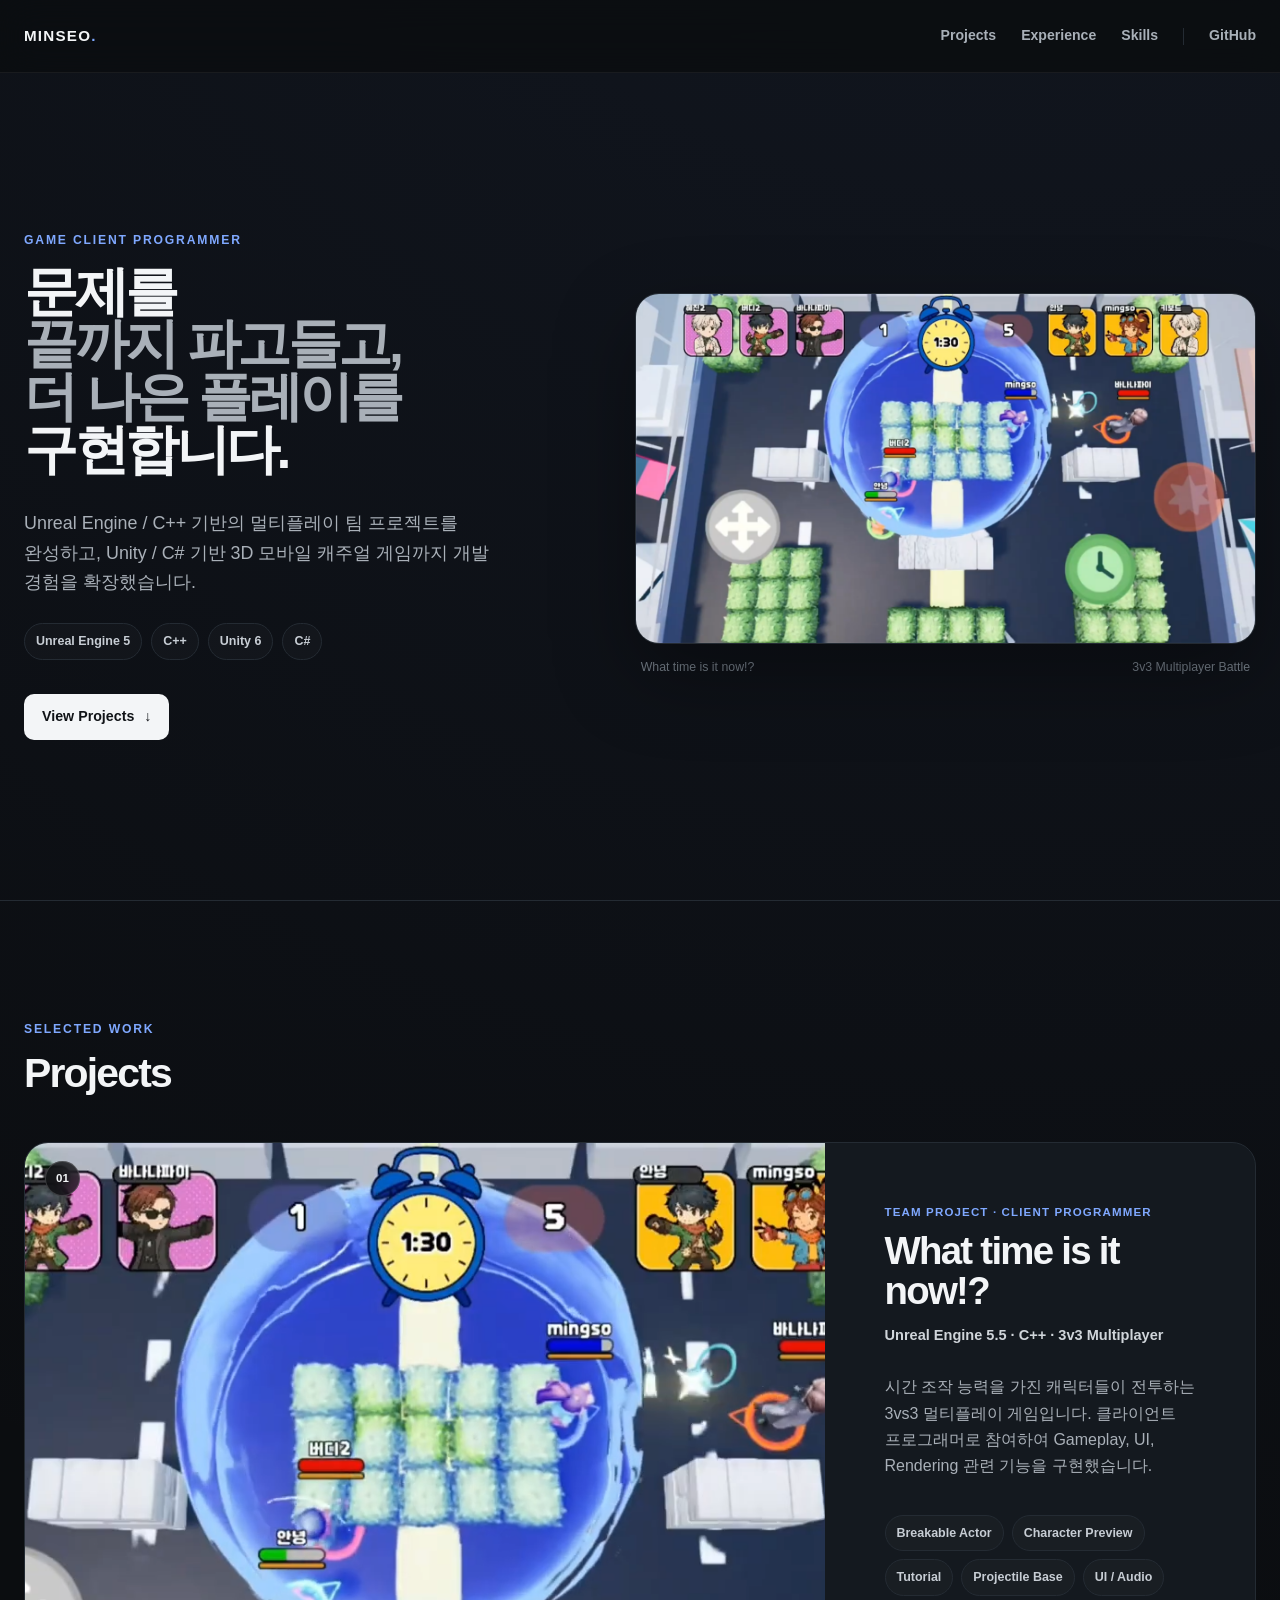
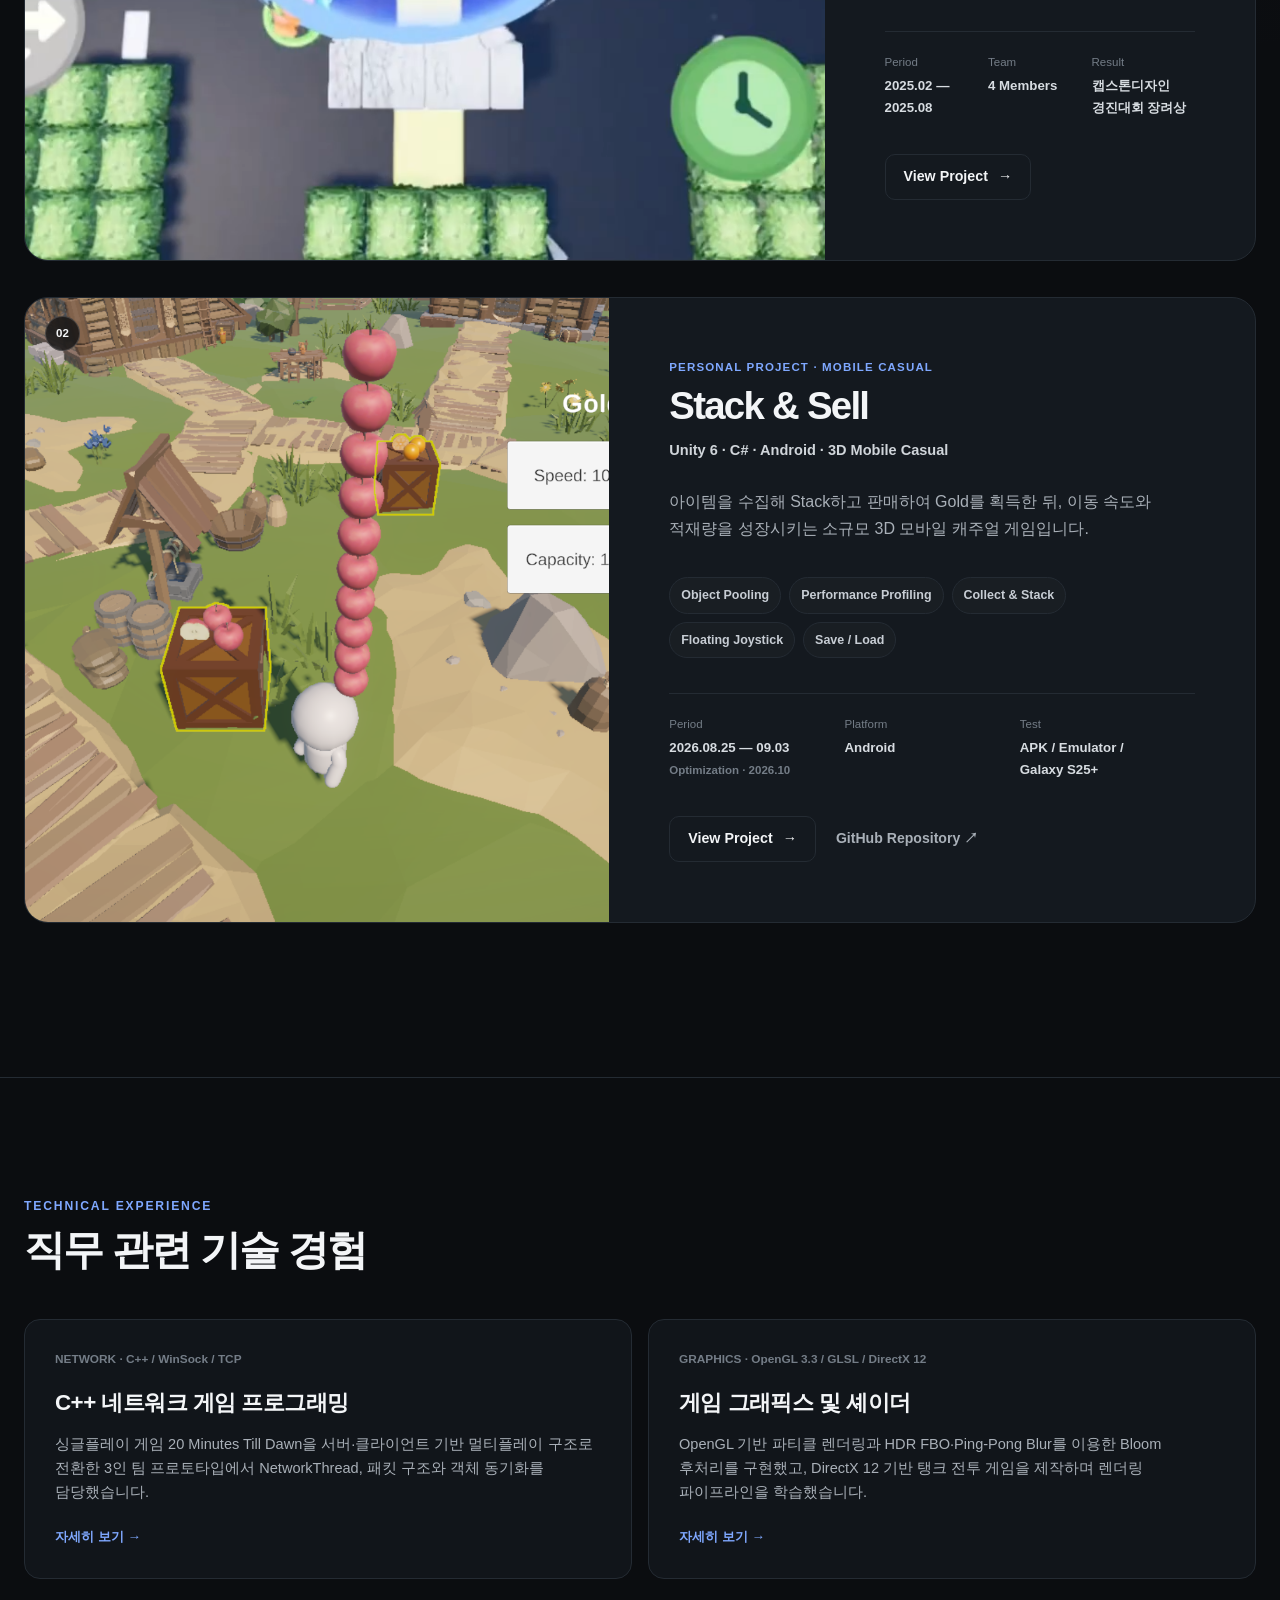
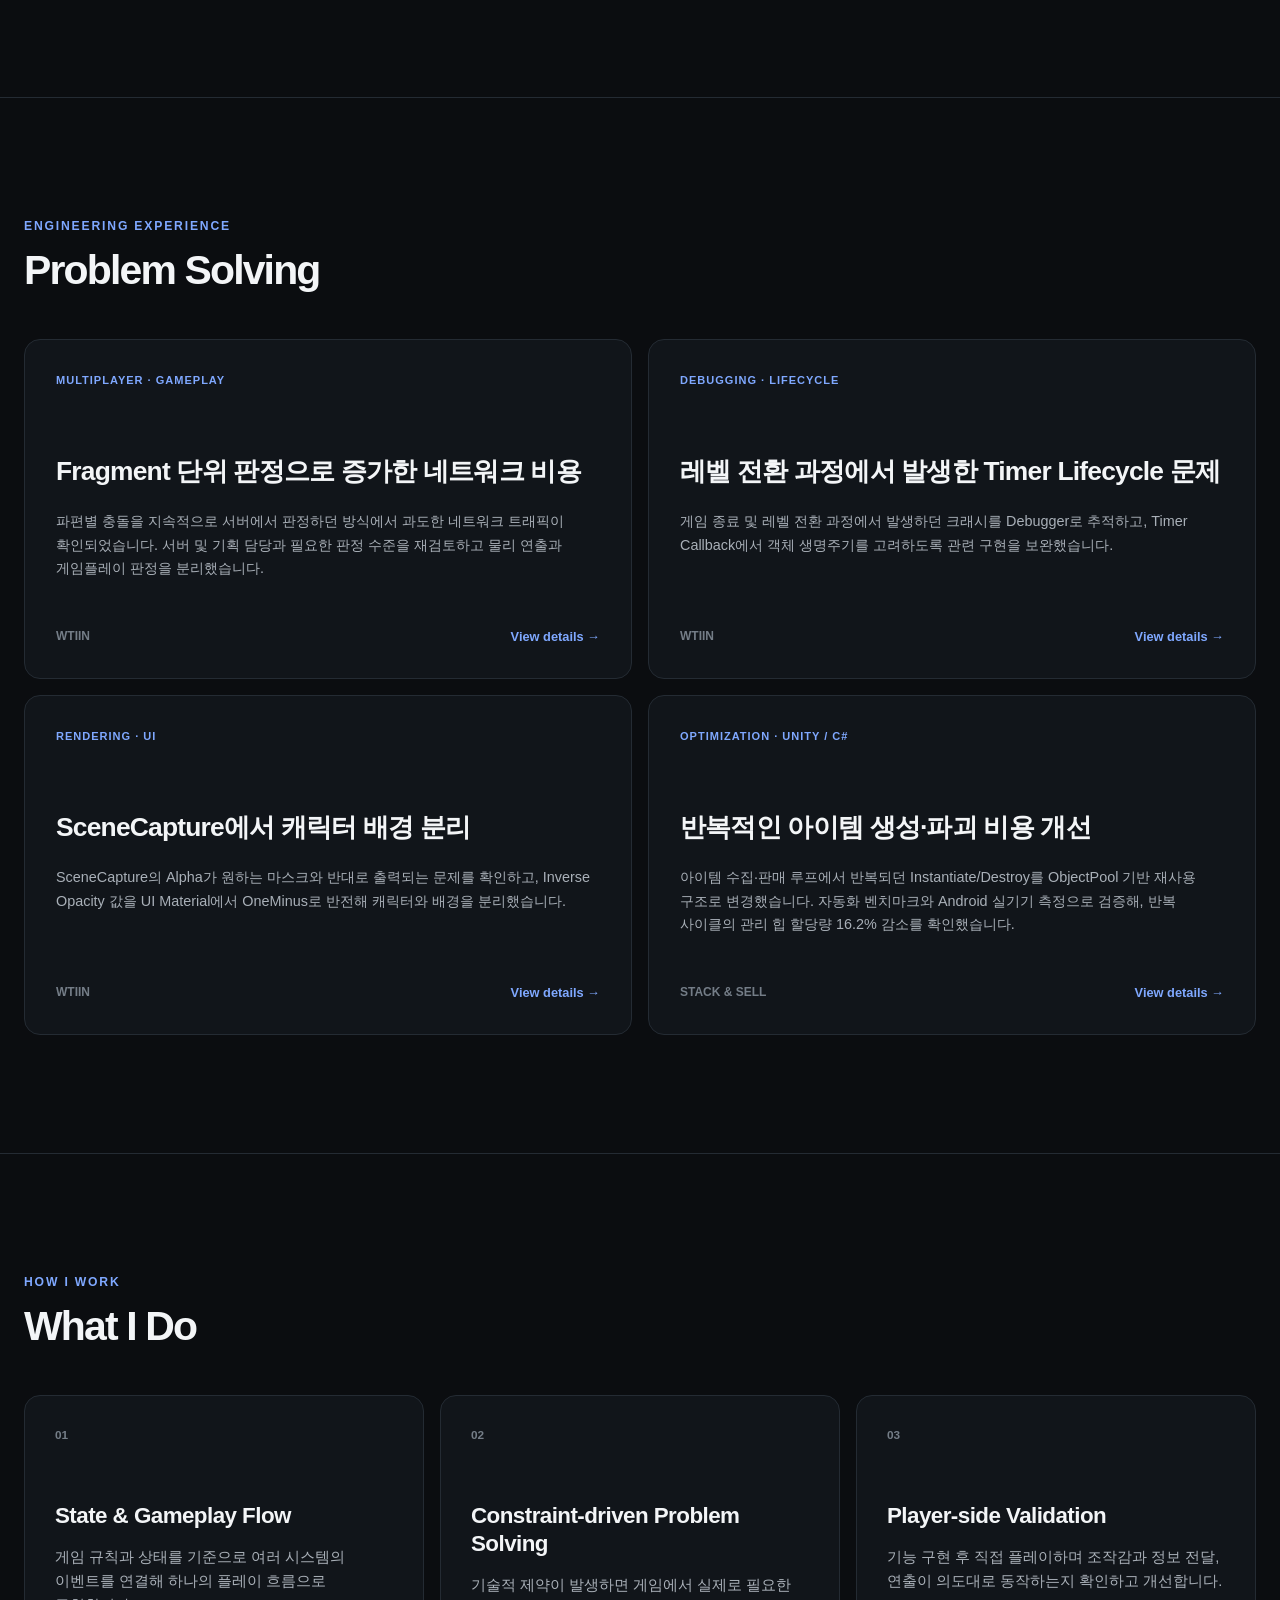
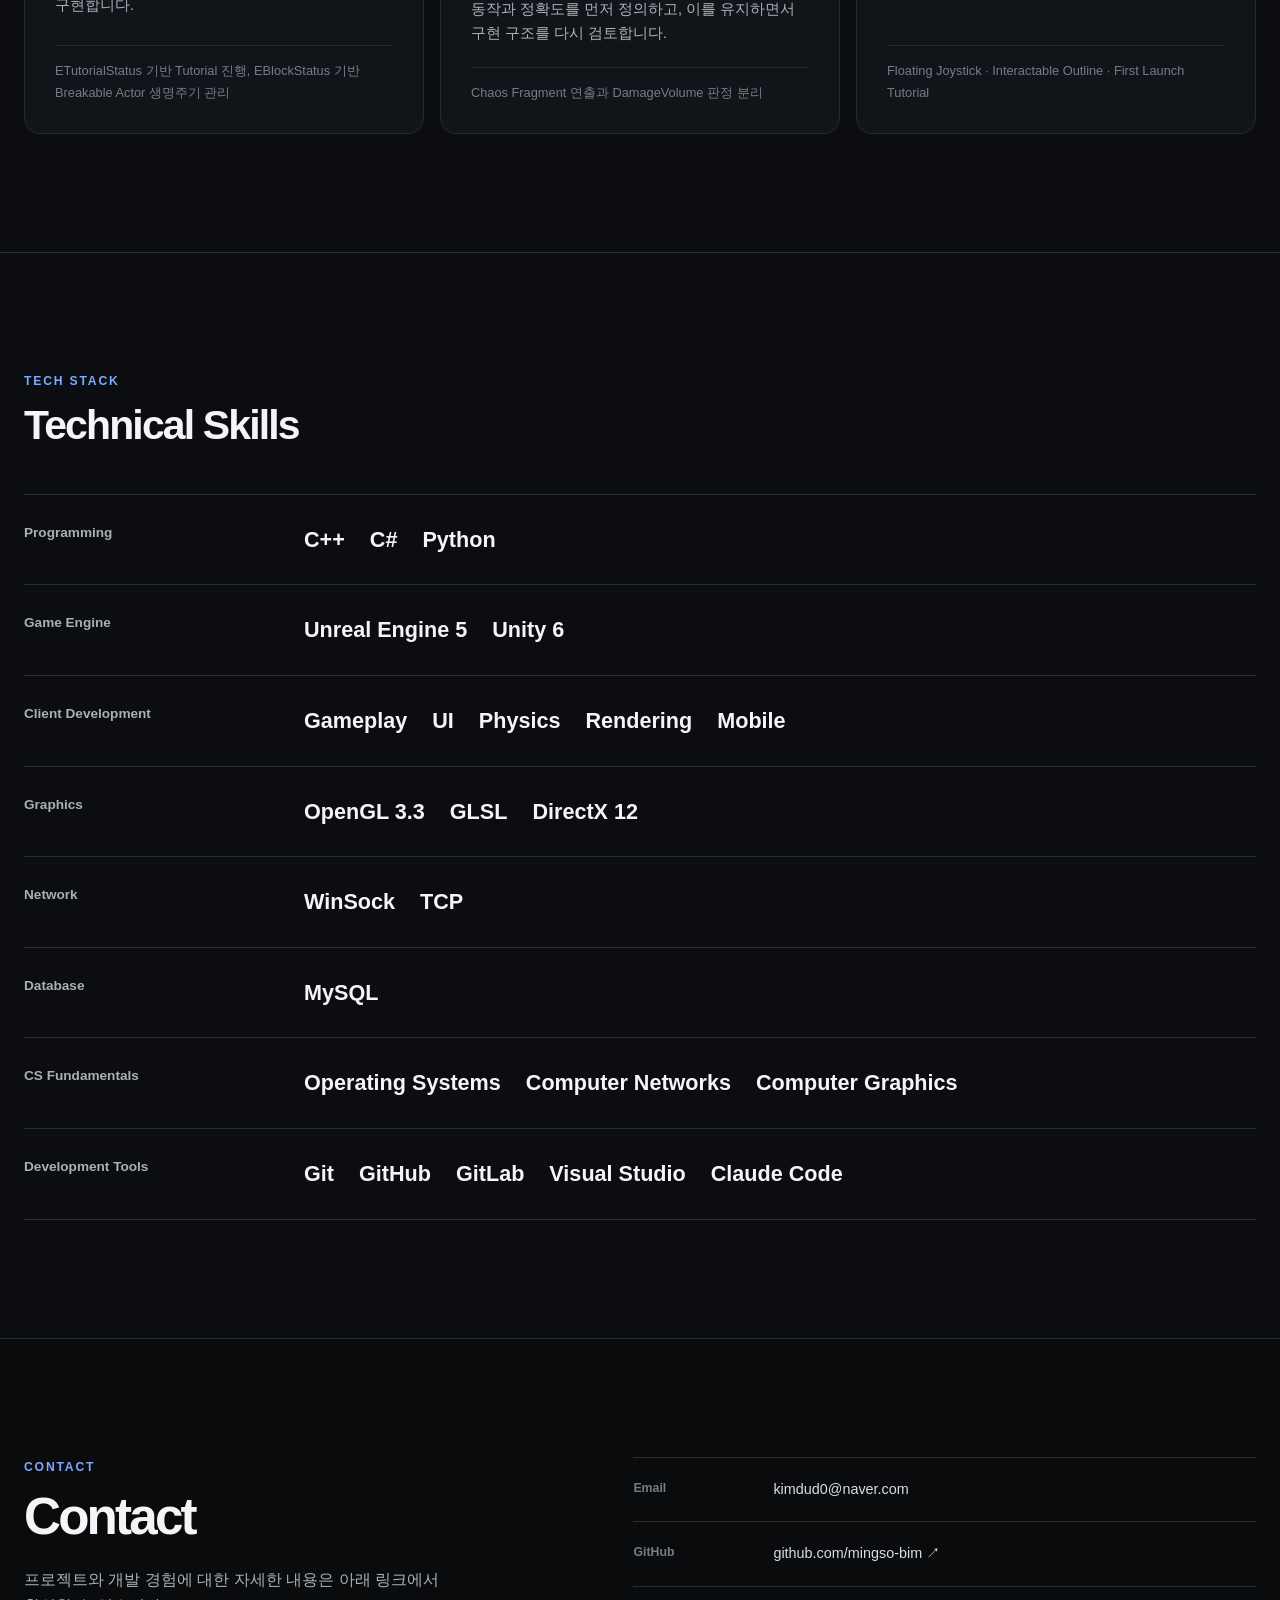
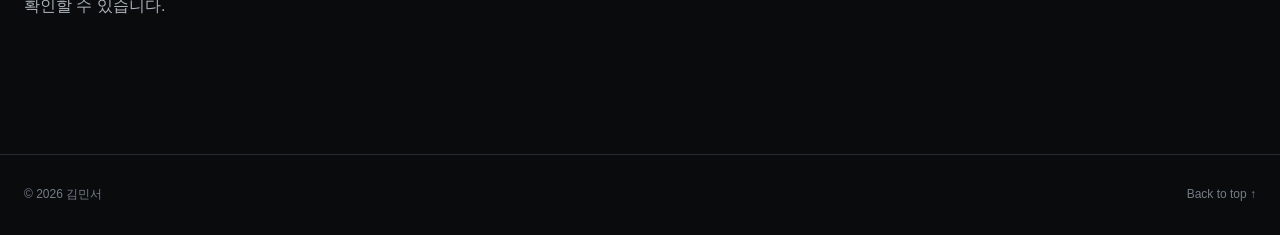
<file: index.html>
<!DOCTYPE html>
<html lang="ko">
<head>
    <meta charset="UTF-8">
    <meta name="viewport" content="width=device-width, initial-scale=1.0">

    <meta name="description"
          content="게임 클라이언트 프로그래머 포트폴리오 - Unreal Engine, C++, Unity, C#">

    <title>김민서 | Game Client Programmer</title>

    <link rel="stylesheet" href="css/style.css">
</head>

<body>

    <!-- Header -->
    <header class="site-header">
        <div class="container nav-container">
            <a href="#top" class="logo">
                MINSEO<span>.</span>
            </a>

            <button class="mobile-menu-button"
                    type="button"
                    aria-label="메뉴 열기"
                    aria-expanded="false">
                <span></span>
                <span></span>
                <span></span>
            </button>

            <nav class="main-nav">
                <a href="#projects">Projects</a>
                <a href="#experience">Experience</a>
                <a href="#skills">Skills</a>

                <span class="nav-divider"></span>

                <a href="https://github.com/mingso-bim"
                   target="_blank"
                   rel="noopener noreferrer">
                    GitHub
                </a>

            </nav>
        </div>
    </header>


    <main id="top">

        <!-- Hero -->
        <section class="hero section">
            <div class="container hero-grid">

                <div class="hero-copy">
                    <p class="eyebrow">GAME CLIENT PROGRAMMER</p>

                    <h1>
                        문제를<br>
                        <span>
                            끝까지 파고들고,<br>
                            더 나은 플레이를
                        </span><br>
                        구현합니다.
                    </h1>

                    <p class="hero-description">
                        Unreal Engine / C++ 기반의 멀티플레이 팀 프로젝트를 완성하고,
                        Unity / C# 기반 3D 모바일 캐주얼 게임까지 개발 경험을 확장했습니다.
                    </p>

                    <div class="hero-tags">
                        <span>Unreal Engine 5</span>
                        <span>C++</span>
                        <span>Unity 6</span>
                        <span>C#</span>
                    </div>

                    <a href="#projects" class="button button-primary">
                        View Projects
                        <span aria-hidden="true">↓</span>
                    </a>
                </div>

                <div class="hero-media">
                    <div class="media-frame">
                        <img src="assets/images/wtiin/wtiin-gameplay.png"
                             alt="WTIIN 3대3 멀티플레이 전투 장면">
                    </div>

                    <div class="hero-media-caption">
                        <span>What time is it now!?</span>
                        <span>3v3 Multiplayer Battle</span>
                    </div>
                </div>

            </div>
        </section>


        <!-- Selected Projects -->
        <section id="projects" class="section projects-section">
            <div class="container">

                <div class="section-heading">
                    <p class="eyebrow">SELECTED WORK</p>
                    <h2>Projects</h2>
                </div>


                <!-- WTIIN -->
                <article class="project project-featured">

                    <div class="project-number">
                        01
                    </div>

                    <div class="project-media">
                        <img src="assets/images/wtiin/wtiin-gameplay.png"
                             alt="What time is it now 게임 플레이">
                    </div>

                    <div class="project-content">
                        <div>
                            <p class="project-type">
                                TEAM PROJECT · CLIENT PROGRAMMER
                            </p>

                            <h3>What time is it now!?</h3>

                            <p class="project-subtitle">
                                Unreal Engine 5.5 · C++ · 3v3 Multiplayer
                            </p>

                            <p class="project-description">
                                시간 조작 능력을 가진 캐릭터들이 전투하는
                                3vs3 멀티플레이 게임입니다.
                                클라이언트 프로그래머로 참여하여 Gameplay,
                                UI, Rendering 관련 기능을 구현했습니다.
                            </p>
                        </div>

                        <div class="tag-list">
                            <span>Breakable Actor</span>
                            <span>Character Preview</span>
                            <span>Tutorial</span>
                            <span>Projectile Base</span>
                            <span>UI / Audio</span>
                        </div>

                        <dl class="project-meta">
                            <div>
                                <dt>Period</dt>
                                <dd>2025.02 — 2025.08</dd>
                            </div>

                            <div>
                                <dt>Team</dt>
                                <dd>4 Members</dd>
                            </div>

                            <div>
                                <dt>Result</dt>
                                <dd>캡스톤디자인 경진대회 장려상</dd>
                            </div>
                        </dl>

                        <div class="project-actions">
                            <a href="projects/wtiin.html"
                               class="button button-secondary">
                                View Project
                                <span aria-hidden="true">→</span>
                            </a>
                        </div>
                    </div>

                </article>


                <!-- Stack & Sell -->
                <article class="project project-secondary">

                    <div class="project-number">
                        02
                    </div>

                    <div class="project-media">
                        <img src="assets/images/ss/ss-stack.png"
                             alt="Stack & Sell에서 과일을 캐릭터 뒤에 쌓은 모습">
                    </div>

                    <div class="project-content">
                        <div>
                            <p class="project-type">
                                PERSONAL PROJECT · MOBILE CASUAL
                            </p>

                            <h3>Stack & Sell</h3>

                            <p class="project-subtitle">
                                Unity 6 · C# · Android · 3D Mobile Casual
                            </p>

                            <p class="project-description">
                                아이템을 수집해 Stack하고 판매하여 Gold를 획득한 뒤,
                                이동 속도와 적재량을 성장시키는 소규모
                                3D 모바일 캐주얼 게임입니다.
                            </p>
                        </div>

                        <div class="tag-list">
                            <span>Object Pooling</span>
                            <span>Performance Profiling</span>
                            <span>Collect & Stack</span>
                            <span>Floating Joystick</span>
                            <span>Save / Load</span>
                        </div>

                        <dl class="project-meta">
                            <div>
                                <dt>Period</dt>
                                <dd>
                                    2026.08.25 — 09.03
                                    <span class="project-meta-note">Optimization · 2026.10</span>
                                </dd>
                            </div>

                            <div>
                                <dt>Platform</dt>
                                <dd>Android</dd>
                            </div>

                            <div>
                                <dt>Test</dt>
                                <dd>APK / Emulator / Galaxy&nbsp;S25+</dd>
                            </div>
                        </dl>

                        <div class="project-actions">
                            <a href="projects/stack-sell.html" class="button button-secondary">
                                View Project
                                <span aria-hidden="true">→</span>
                            </a>

                            <a href="https://github.com/mingso-bim/StackSell"
                               target="_blank"
                               rel="noopener noreferrer"
                               class="text-link">
                                GitHub Repository ↗
                            </a>
                        </div>
                    </div>

                </article>

            </div>
        </section>


        <!-- Technical Experience -->
        <section id="experience" class="section experience-section">
            <div class="container">

                <div class="section-heading">
                    <p class="eyebrow">TECHNICAL EXPERIENCE</p>
                    <h2>직무 관련 기술 경험</h2>
                </div>

                <div class="experience-grid">

                    <a href="projects/technical-experience.html#network"
                       class="info-card experience-card">
                        <span class="card-number">NETWORK · C++ / WinSock / TCP</span>
                        <h3>C++ 네트워크 게임 프로그래밍</h3>
                        <p>
                            싱글플레이 게임 20 Minutes Till Dawn을 서버·클라이언트
                            기반 멀티플레이 구조로 전환한 3인 팀 프로토타입에서
                            NetworkThread, 패킷 구조와 객체 동기화를 담당했습니다.
                        </p>
                        <span class="experience-link">자세히 보기 →</span>
                    </a>

                    <a href="projects/technical-experience.html#graphics"
                       class="info-card experience-card">
                        <span class="card-number">GRAPHICS · OpenGL 3.3 / GLSL / DirectX 12</span>
                        <h3>게임 그래픽스 및 셰이더</h3>
                        <p>
                            OpenGL 기반 파티클 렌더링과 HDR FBO·Ping-Pong Blur를
                            이용한 Bloom 후처리를 구현했고, DirectX 12 기반
                            탱크 전투 게임을 제작하며 렌더링 파이프라인을 학습했습니다.
                        </p>
                        <span class="experience-link">자세히 보기 →</span>
                    </a>

                </div>

            </div>
        </section>


        <!-- Problem Solving -->
        <section class="section problem-section">
            <div class="container">

                <div class="section-heading">
                    <p class="eyebrow">ENGINEERING EXPERIENCE</p>
                    <h2>Problem Solving</h2>
                </div>

                <div class="problem-grid">

                    <a href="projects/wtiin.html#network-cost"
                       class="problem-card problem-card-link">
                        <p class="problem-category">
                            MULTIPLAYER · GAMEPLAY
                        </p>

                        <h3>
                            Fragment 단위 판정으로 증가한
                            네트워크 비용
                        </h3>

                        <p>
                            파편별 충돌을 지속적으로 서버에서 판정하던 방식에서
                            과도한 네트워크 트래픽이 확인되었습니다.
                            서버 및 기획 담당과 필요한 판정 수준을 재검토하고
                            물리 연출과 게임플레이 판정을 분리했습니다.
                        </p>

                        <span class="problem-project">
                            WTIIN
                            <span class="problem-link">View details →</span>
                        </span>
                    </a>


                    <a href="projects/wtiin.html#timer-lifecycle"
                       class="problem-card problem-card-link">
                        <p class="problem-category">
                            DEBUGGING · LIFECYCLE
                        </p>

                        <h3>
                            레벨 전환 과정에서 발생한
                            Timer Lifecycle 문제
                        </h3>

                        <p>
                            게임 종료 및 레벨 전환 과정에서 발생하던 크래시를
                            Debugger로 추적하고, Timer Callback에서 객체 생명주기를
                            고려하도록 관련 구현을 보완했습니다.
                        </p>

                        <span class="problem-project">
                            WTIIN
                            <span class="problem-link">View details →</span>
                        </span>
                    </a>


                    <a href="projects/wtiin.html#character-preview"
                       class="problem-card problem-card-link">
                        <p class="problem-category">
                            RENDERING · UI
                        </p>

                        <h3>
                            SceneCapture에서
                            캐릭터 배경 분리
                        </h3>

                        <p>
                            SceneCapture의 Alpha가 원하는 마스크와 반대로 출력되는
                            문제를 확인하고, Inverse Opacity 값을 UI Material에서
                            OneMinus로 반전해 캐릭터와 배경을 분리했습니다.
                        </p>

                        <span class="problem-project">
                            WTIIN
                            <span class="problem-link">View details →</span>
                        </span>
                    </a>


                    <a href="projects/stack-sell.html#object-pooling"
                       class="problem-card problem-card-link">
                        <p class="problem-category">
                            OPTIMIZATION · UNITY / C#
                        </p>

                        <h3>
                            반복적인 아이템
                            생성·파괴 비용 개선
                        </h3>

                        <p>
                            아이템 수집·판매 루프에서 반복되던 Instantiate/Destroy를
                            ObjectPool 기반 재사용 구조로 변경했습니다.
                            자동화 벤치마크와 Android 실기기 측정으로 검증해,
                            반복 사이클의 관리 힙 할당량 16.2% 감소를 확인했습니다.
                        </p>

                        <span class="problem-project">
                            STACK & SELL
                            <span class="problem-link">View details →</span>
                        </span>
                    </a>

                </div>

            </div>
        </section>


        <!-- What I Do -->
        <section class="section approach-section">
            <div class="container">

                <div class="section-heading">
                    <p class="eyebrow">HOW I WORK</p>
                    <h2>What I Do</h2>
                </div>

                <div class="approach-grid">

                    <article class="info-card">
                        <span class="card-number">01</span>
                        <h3>State &amp; Gameplay Flow</h3>
                        <p>
                            게임 규칙과 상태를 기준으로 여러 시스템의 이벤트를 연결해
                            하나의 플레이 흐름으로 구현합니다.
                        </p>
                        <p class="info-card-evidence">
                            ETutorialStatus 기반 Tutorial 진행, EBlockStatus 기반
                            Breakable Actor 생명주기 관리
                        </p>
                    </article>

                    <article class="info-card">
                        <span class="card-number">02</span>
                        <h3>Constraint-driven Problem Solving</h3>
                        <p>
                            기술적 제약이 발생하면 게임에서 실제로 필요한 동작과
                            정확도를 먼저 정의하고, 이를 유지하면서 구현 구조를
                            다시 검토합니다.
                        </p>
                        <p class="info-card-evidence">
                            Chaos Fragment 연출과 DamageVolume 판정 분리
                        </p>
                    </article>

                    <article class="info-card">
                        <span class="card-number">03</span>
                        <h3>Player-side Validation</h3>
                        <p>
                            기능 구현 후 직접 플레이하며 조작감과 정보 전달,
                            연출이 의도대로 동작하는지 확인하고 개선합니다.
                        </p>
                        <p class="info-card-evidence">
                            Floating Joystick · Interactable Outline · First Launch Tutorial
                        </p>
                    </article>

                </div>
            </div>
        </section>


        <!-- Skills -->
        <section id="skills" class="section skills-section">
            <div class="container">

                <div class="section-heading">
                    <p class="eyebrow">TECH STACK</p>
                    <h2>Technical Skills</h2>
                </div>

                <div class="skills-grid">

                    <div class="skill-row">
                        <h3>Programming</h3>
                        <div>
                            <span>C++</span>
                            <span>C#</span>
                            <span>Python</span>
                        </div>
                    </div>

                    <div class="skill-row">
                        <h3>Game Engine</h3>
                        <div>
                            <span>Unreal Engine 5</span>
                            <span>Unity 6</span>
                        </div>
                    </div>

                    <div class="skill-row">
                        <h3>Client Development</h3>
                        <div>
                            <span>Gameplay</span>
                            <span>UI</span>
                            <span>Physics</span>
                            <span>Rendering</span>
                            <span>Mobile</span>
                        </div>
                    </div>

                    <div class="skill-row">
                        <h3>Graphics</h3>
                        <div>
                            <span>OpenGL 3.3</span>
                            <span>GLSL</span>
                            <span>DirectX 12</span>
                        </div>
                    </div>

                    <div class="skill-row">
                        <h3>Network</h3>
                        <div>
                            <span>WinSock</span>
                            <span>TCP</span>
                        </div>
                    </div>

                    <div class="skill-row">
                        <h3>Database</h3>
                        <div>
                            <span>MySQL</span>
                        </div>
                    </div>

                    <div class="skill-row">
                        <h3>CS Fundamentals</h3>
                        <div>
                            <span>Operating Systems</span>
                            <span>Computer Networks</span>
                            <span>Computer Graphics</span>
                        </div>
                    </div>

                    <div class="skill-row">
                        <h3>Development Tools</h3>
                        <div>
                            <span>Git</span>
                            <span>GitHub</span>
                            <span>GitLab</span>
                            <span>Visual Studio</span>
                            <span>Claude Code</span>
                        </div>
                    </div>

                </div>
            </div>
        </section>


        <!-- Other Work는 제출본에서 제외 -->


        <!-- Contact -->
        <section class="section contact-section">
            <div class="container contact-container">

                <div>
                    <p class="eyebrow">CONTACT</p>
                    <h2>Contact</h2>

                    <p class="contact-description">
                        프로젝트와 개발 경험에 대한 자세한 내용은
                        아래 링크에서 확인할 수 있습니다.
                    </p>
                </div>

                <div class="contact-links">

                    <div class="contact-item">
                        <span>Email</span>
                        <a href="mailto:kimdud0@naver.com">
                            kimdud0@naver.com
                        </a>
                    </div>

                    <div class="contact-item">
                        <span>GitHub</span>
                        <a href="https://github.com/mingso-bim"
                           target="_blank"
                           rel="noopener noreferrer">
                            github.com/mingso-bim ↗
                        </a>
                    </div>

                </div>

            </div>
        </section>

    </main>


    <!-- Footer -->
    <footer class="site-footer">
        <div class="container footer-inner">
            <span>© 2026 김민서</span>
            <a href="#top">Back to top ↑</a>
        </div>
    </footer>


    <script src="js/main.js"></script>

</body>
</html>
</file>
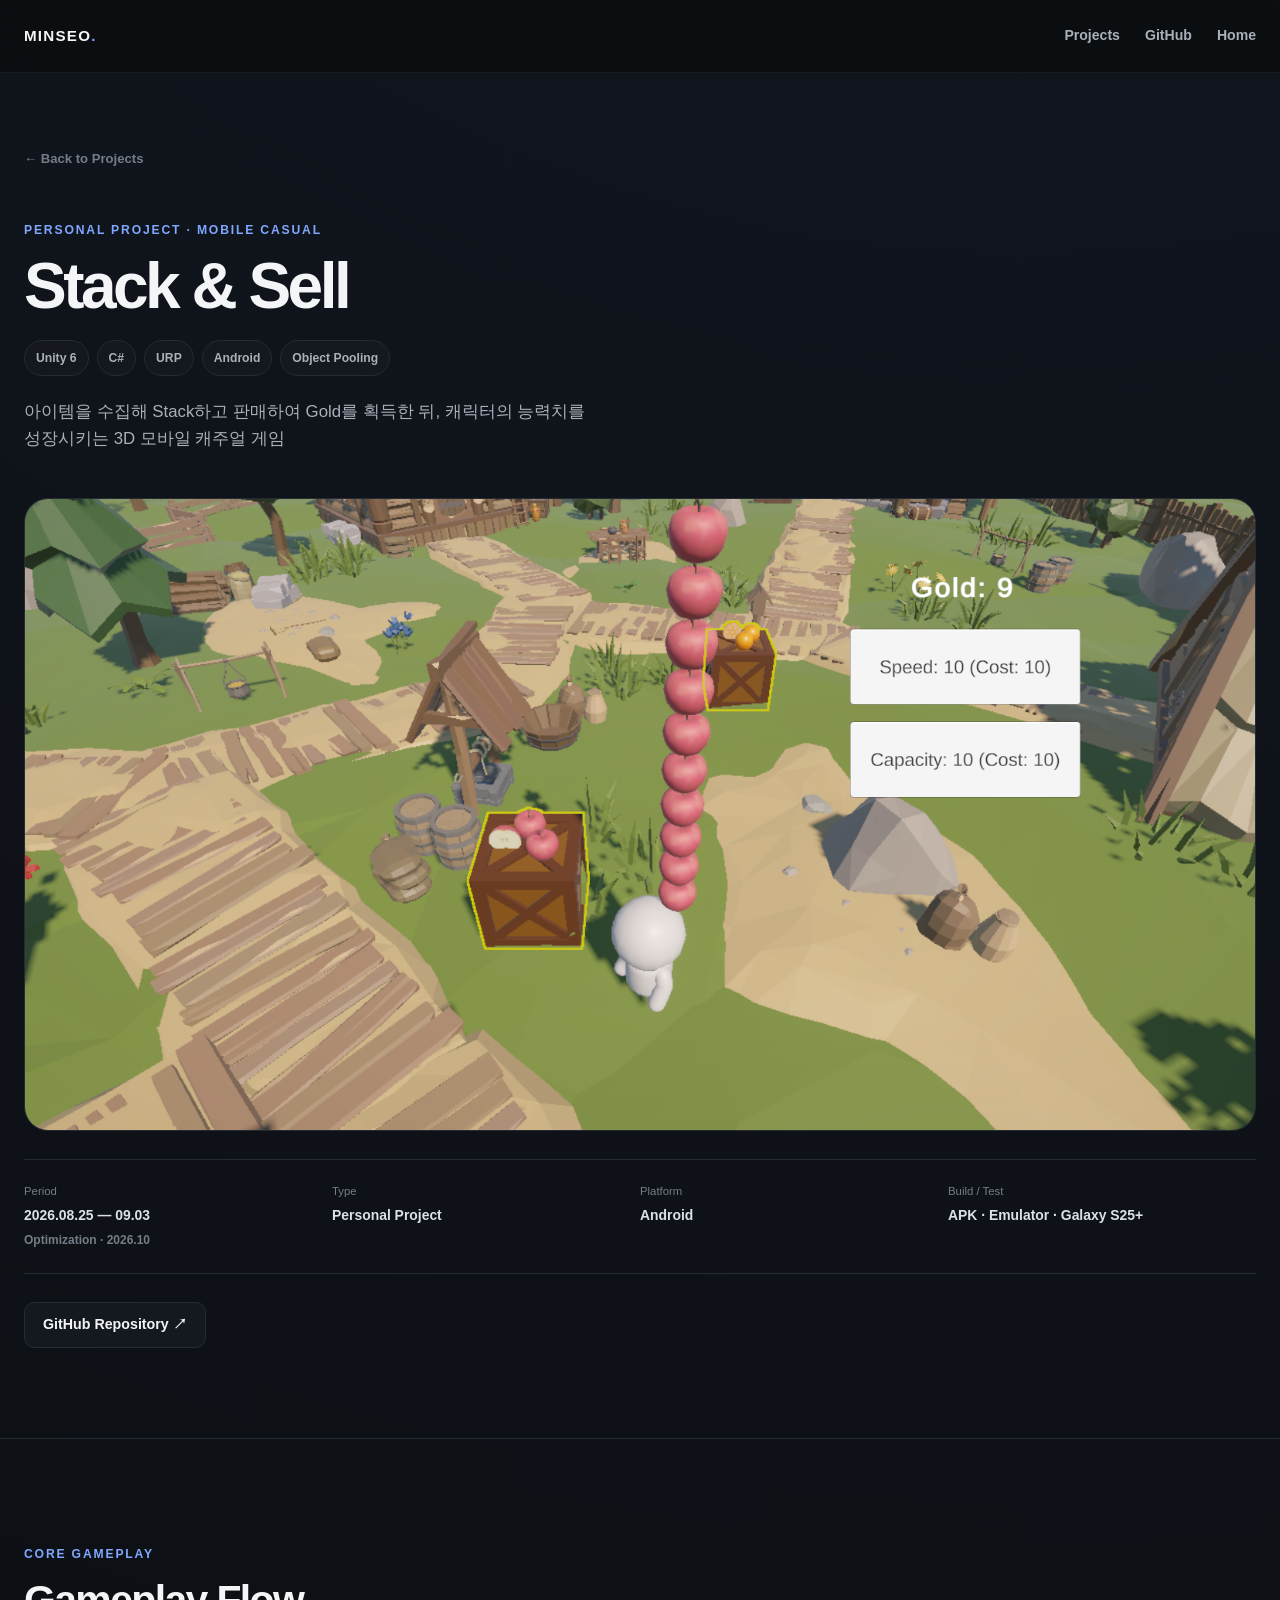
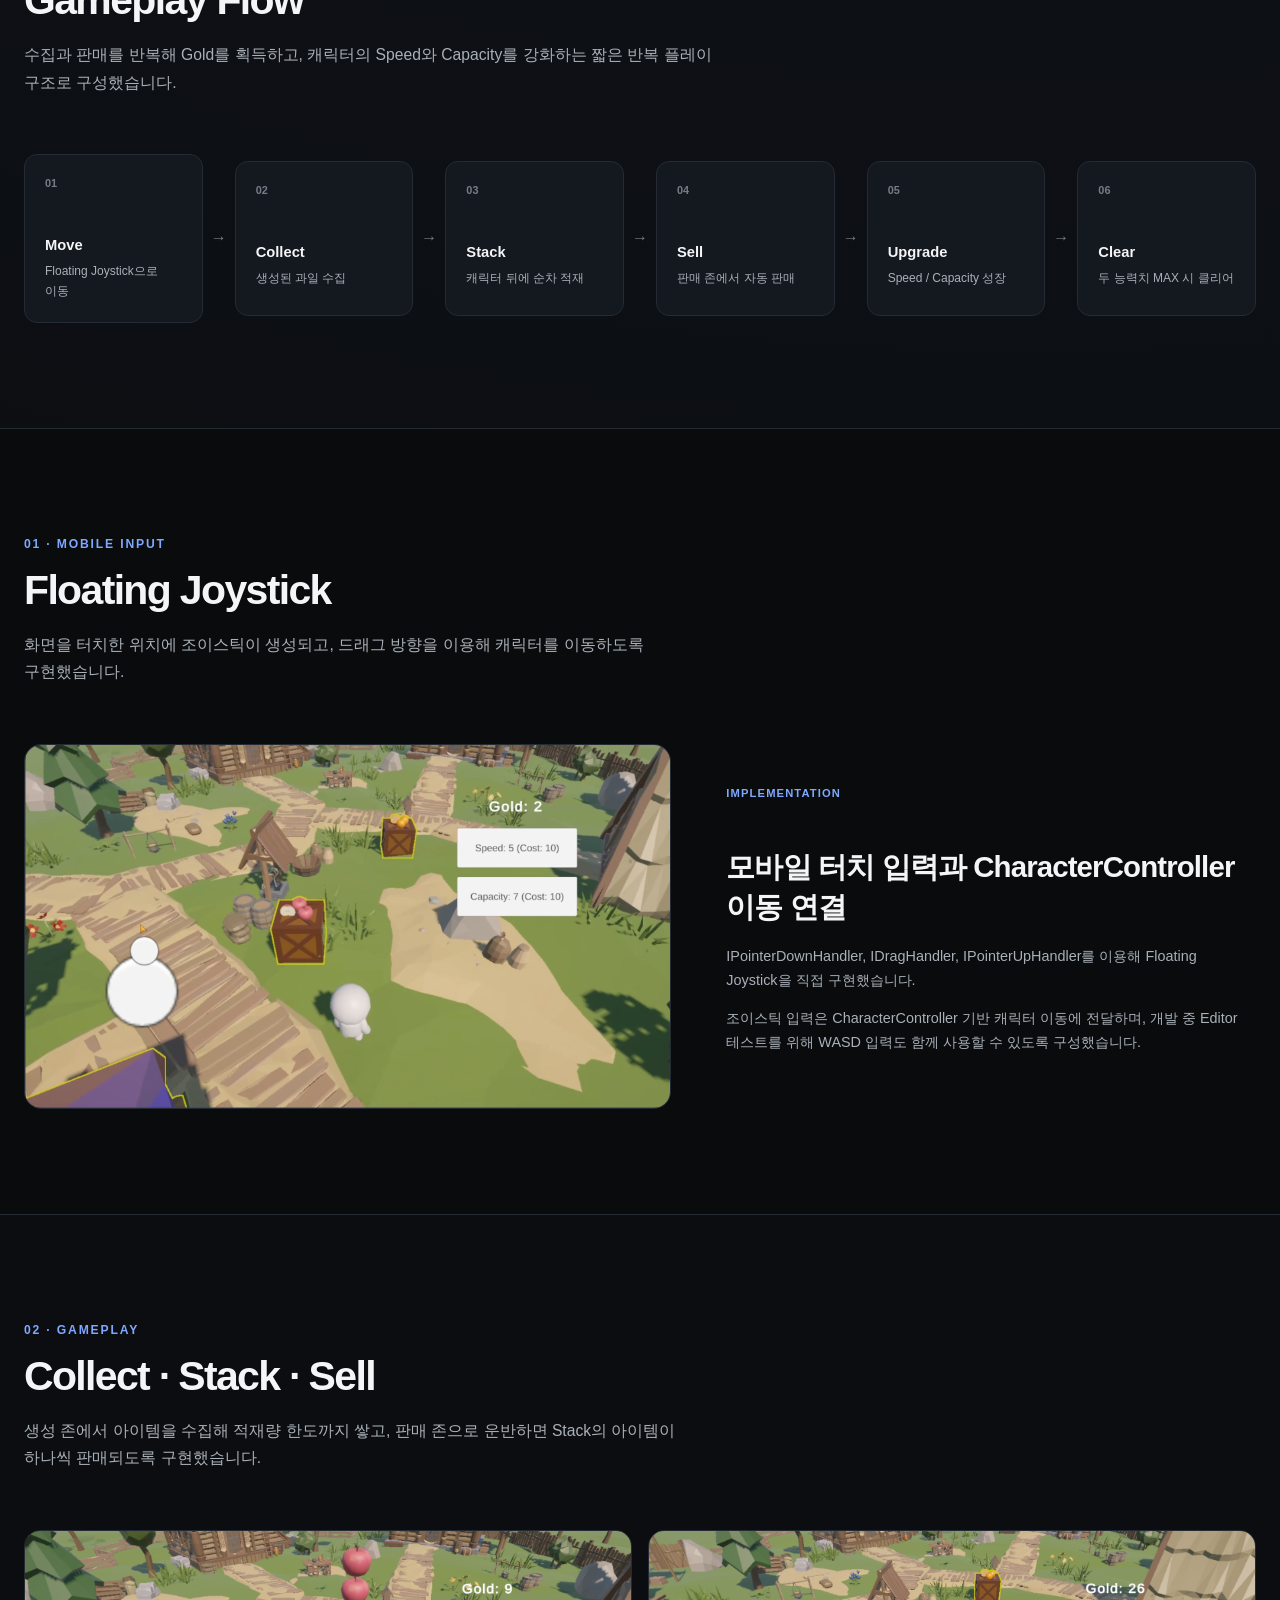
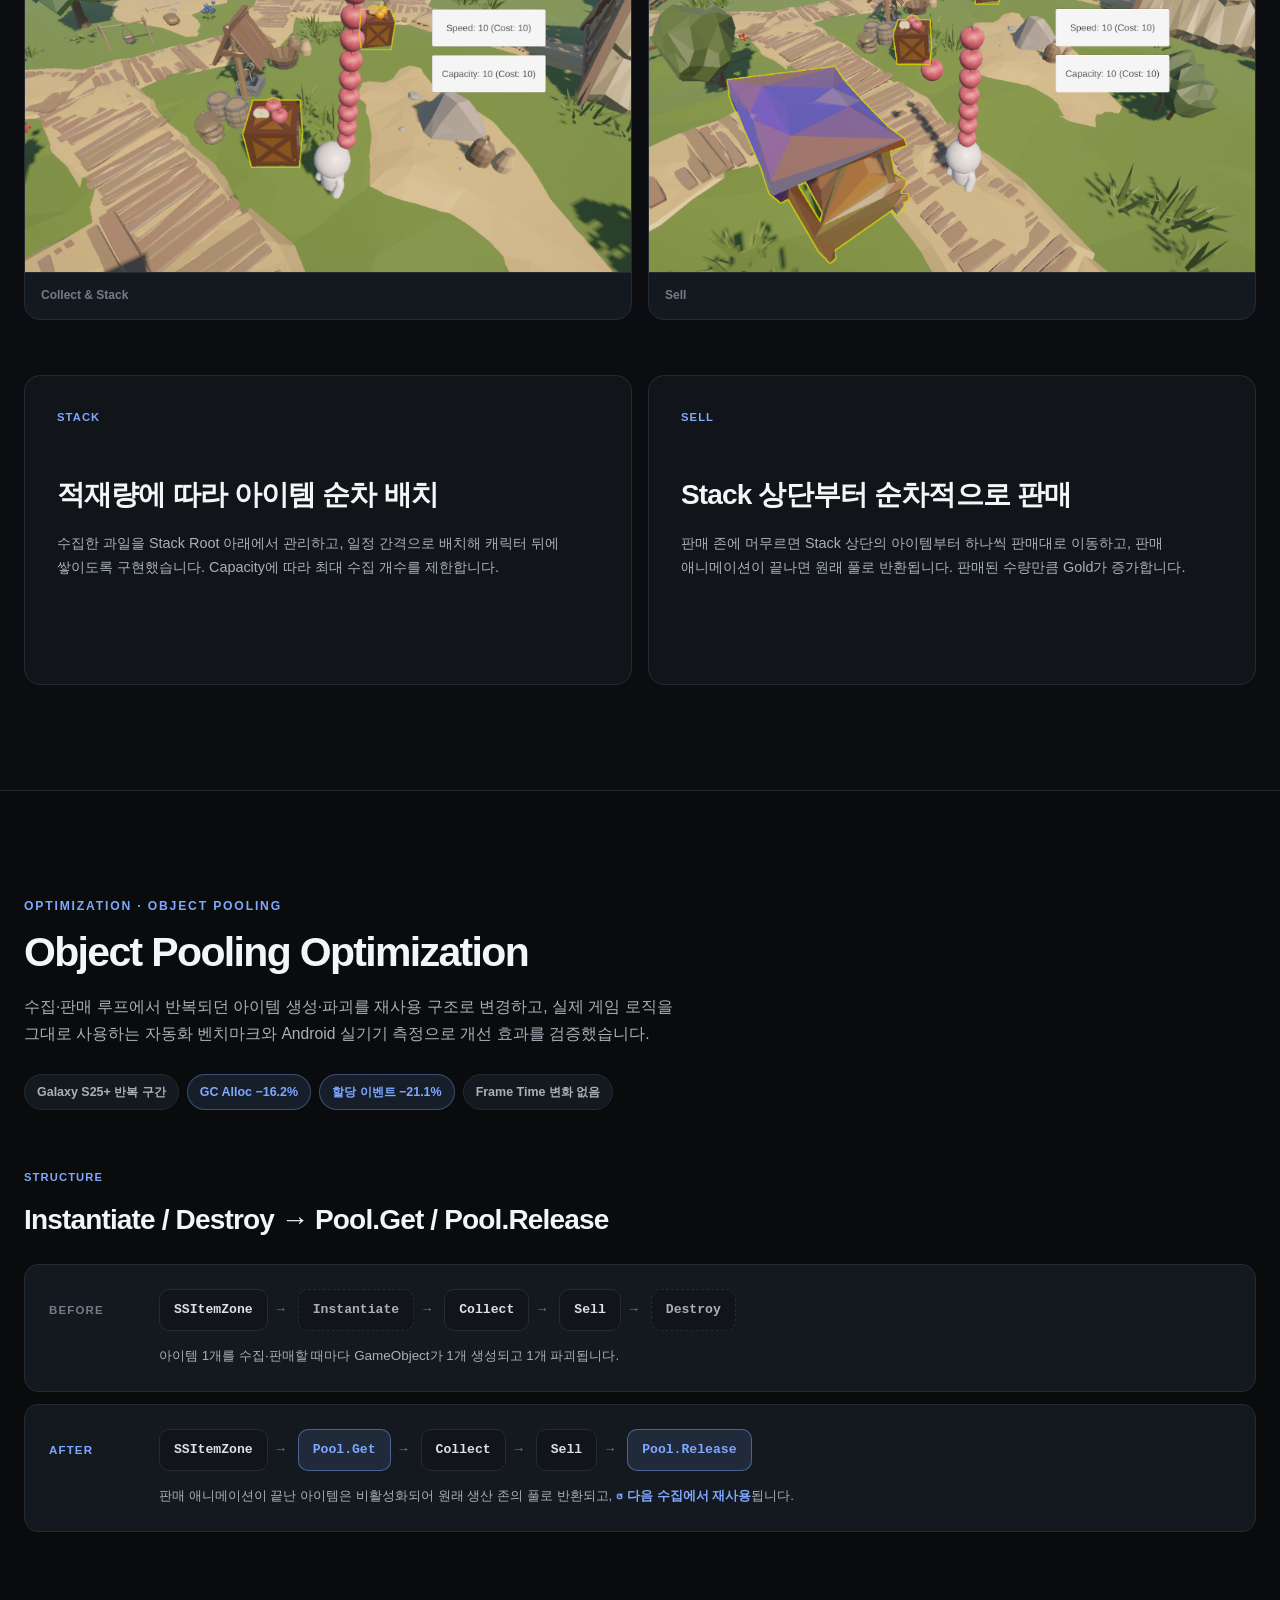
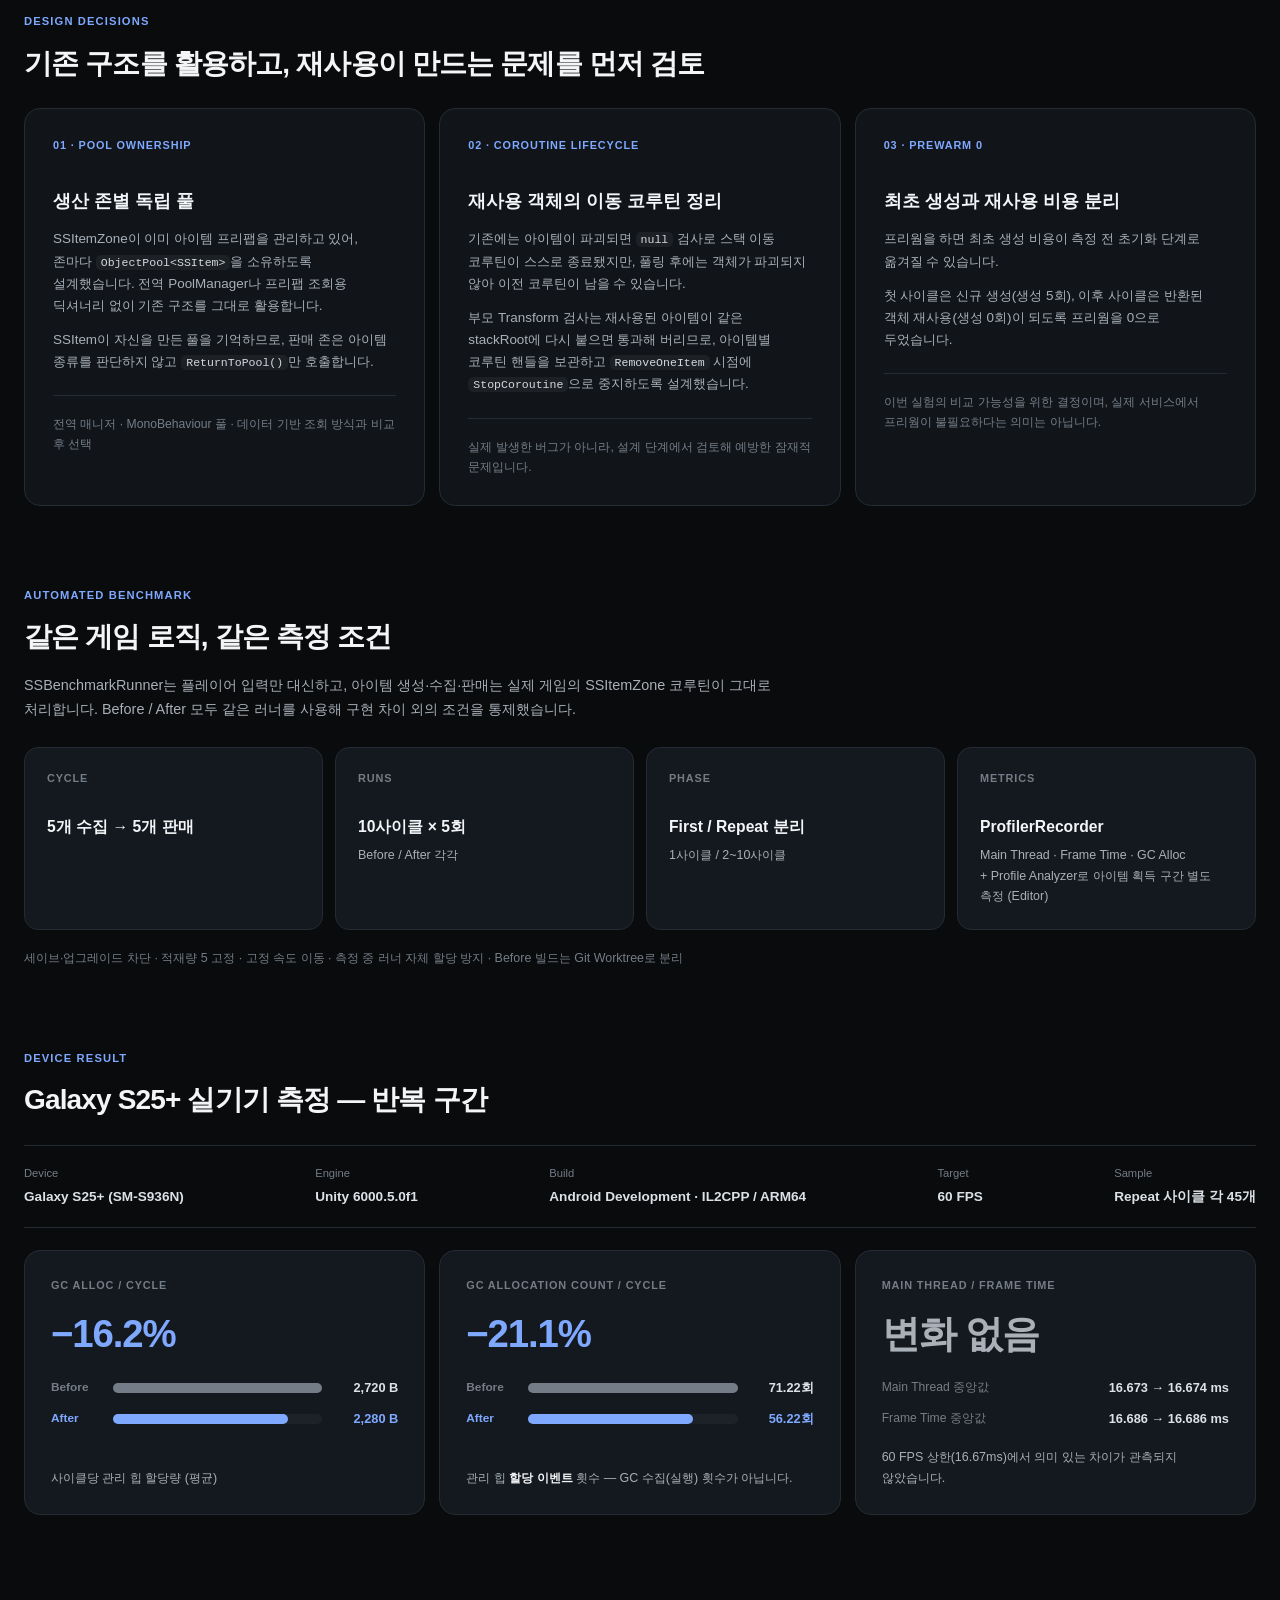
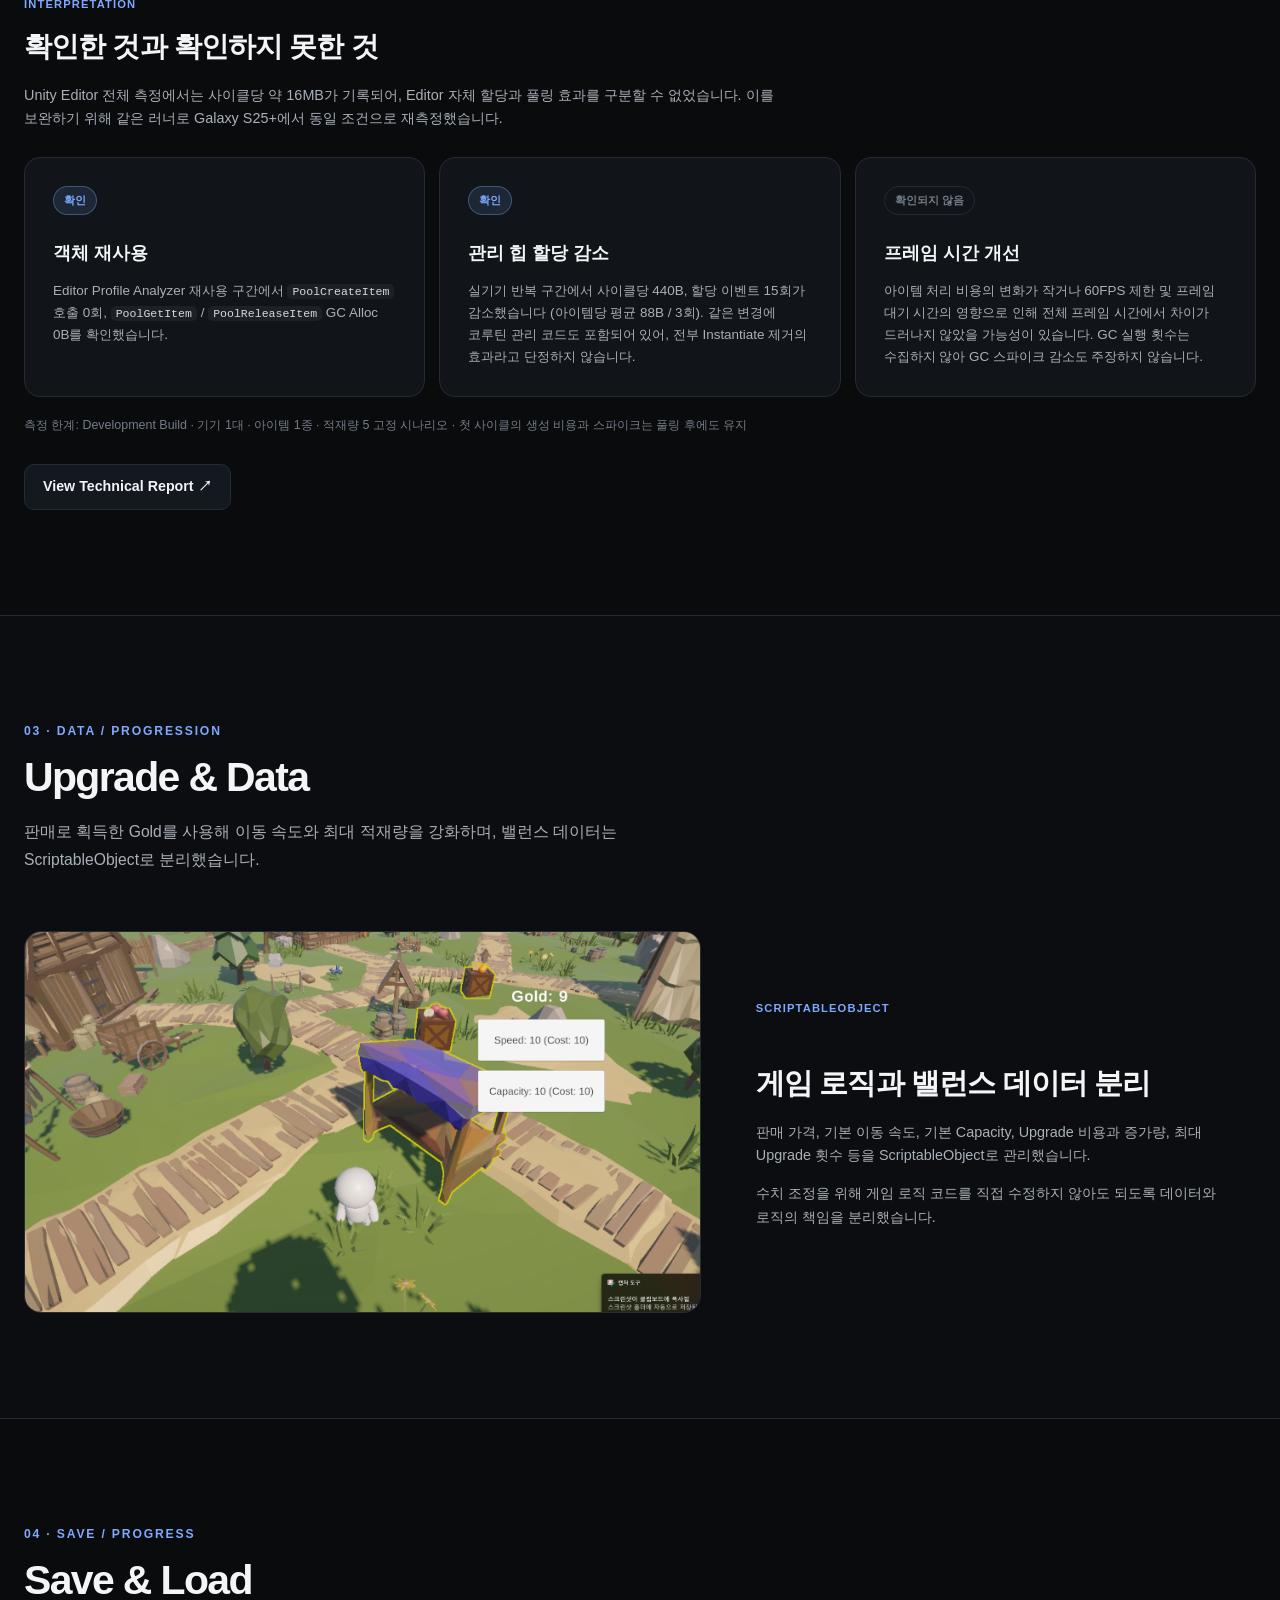
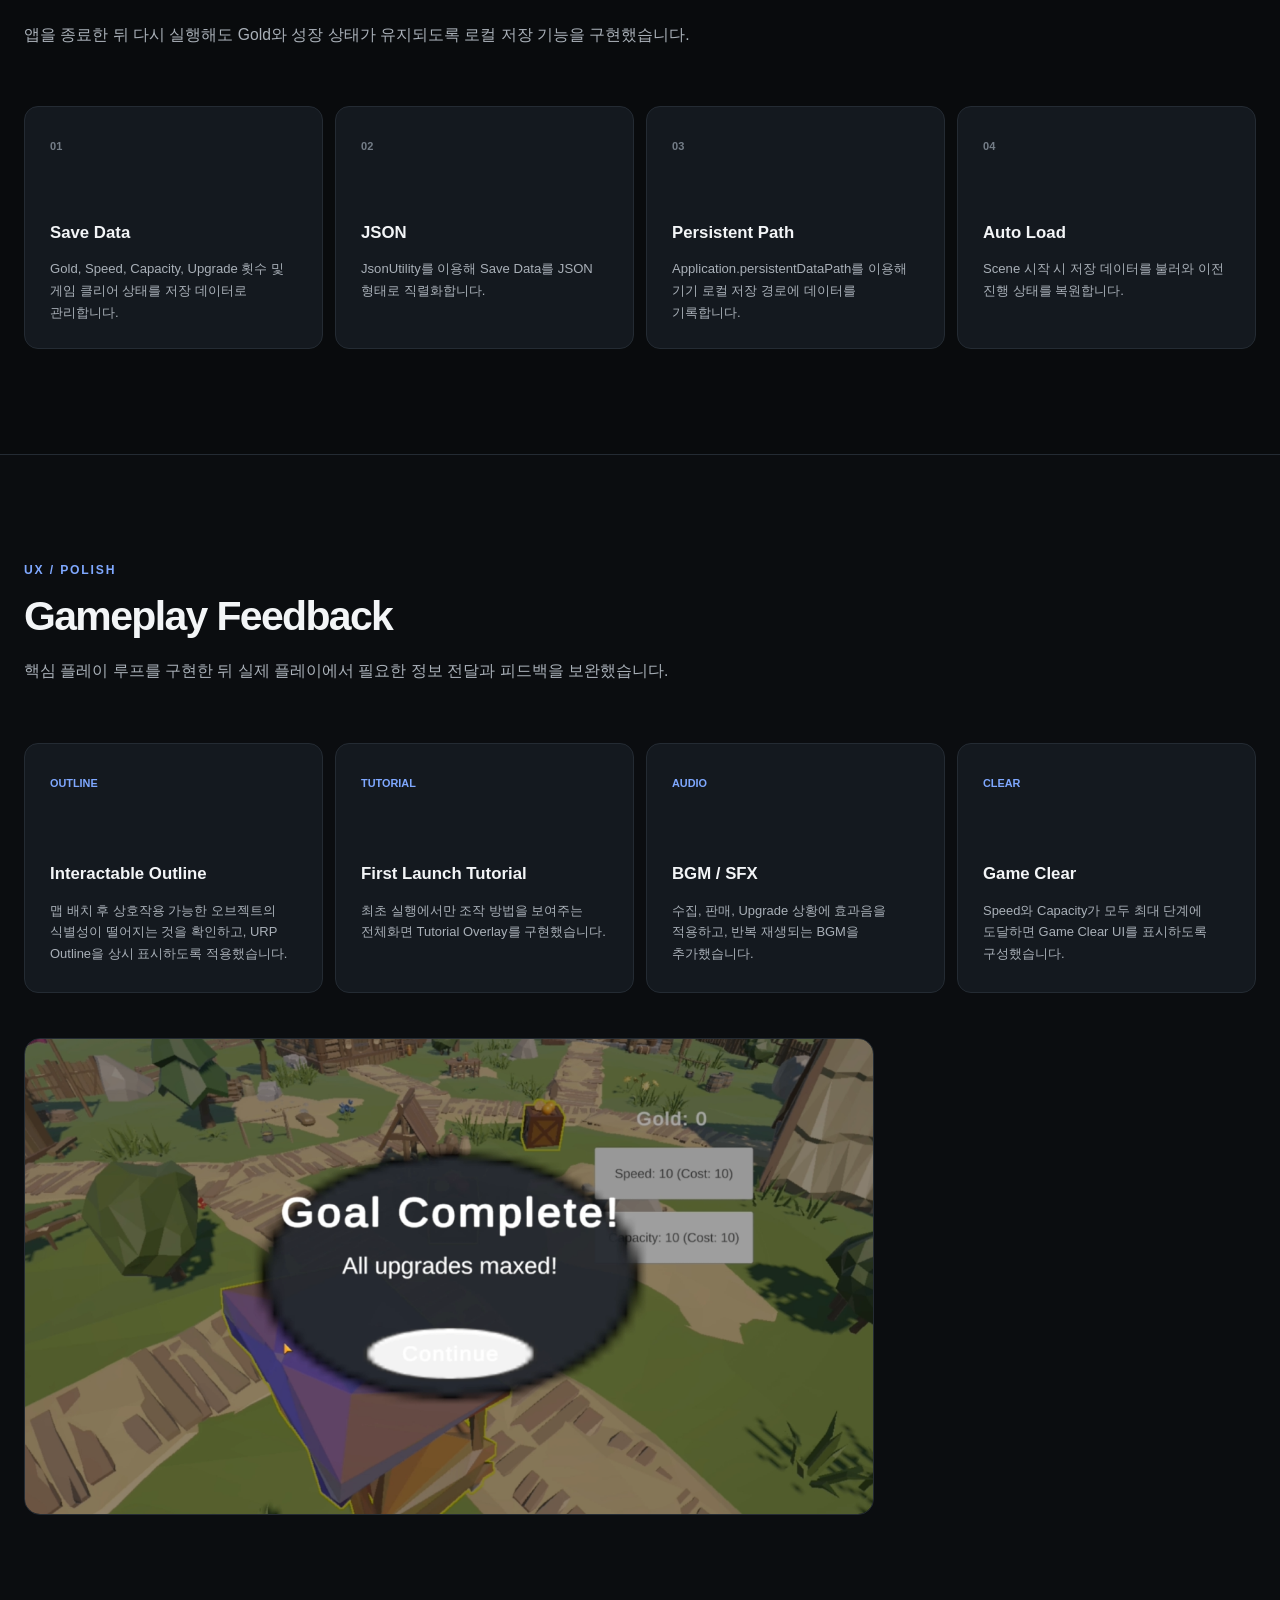
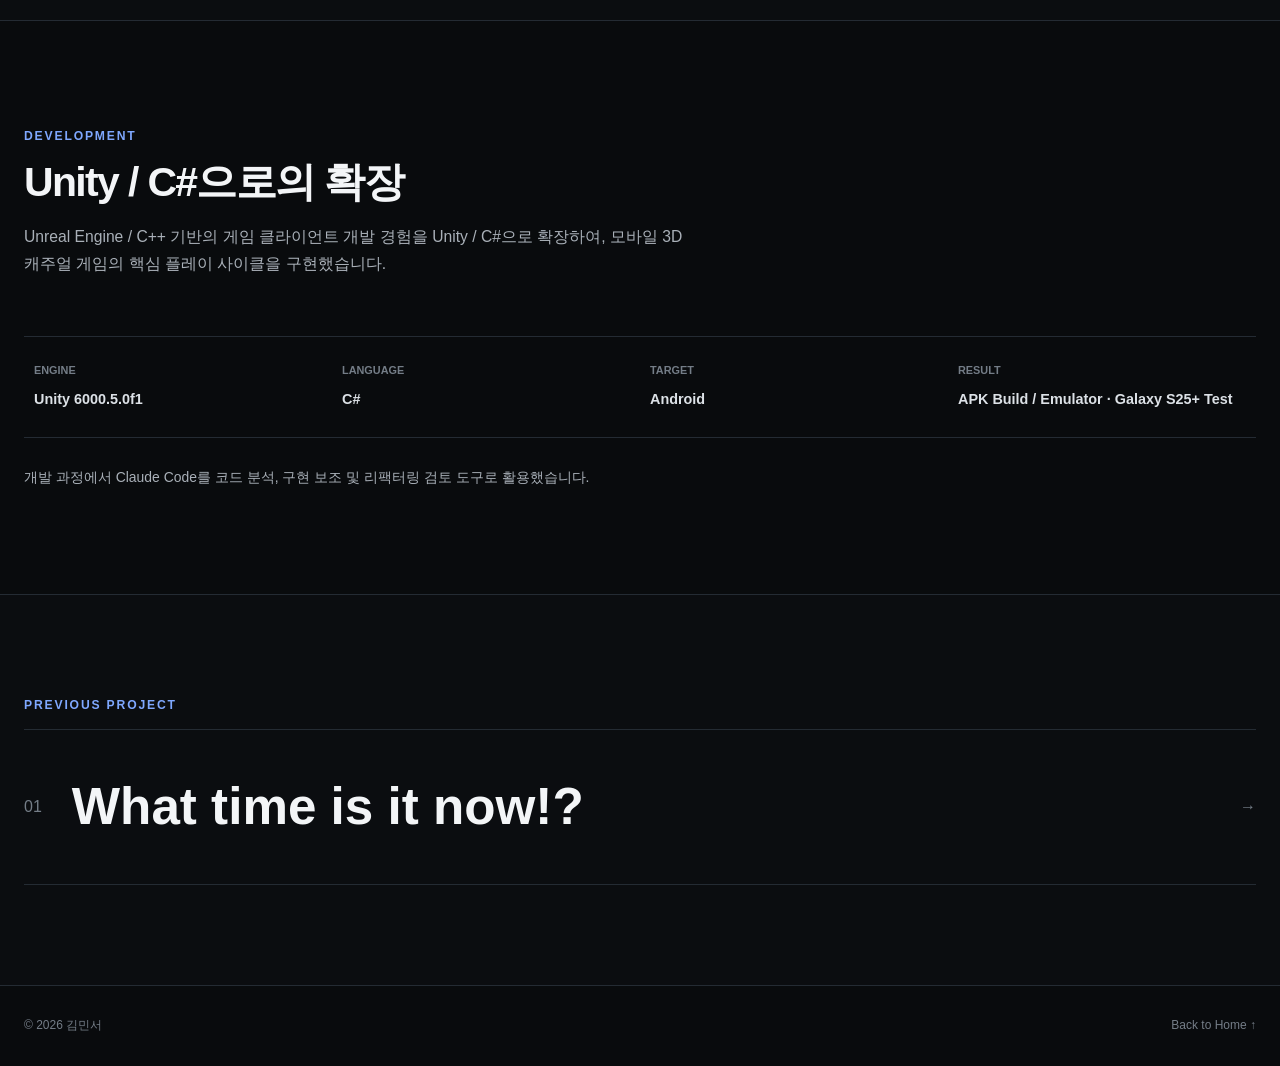
<file: projects/stack-sell.html>
<!DOCTYPE html>
<html lang="ko">
<head>
    <meta charset="UTF-8">
    <meta name="viewport" content="width=device-width, initial-scale=1.0">

    <meta
        name="description"
        content="Stack & Sell - Unity 6 / C# 3D Mobile Casual Game"
    >

    <title>Stack & Sell | 김민서 Portfolio</title>

    <link rel="stylesheet" href="../css/style.css">
</head>

<body>

    <!-- Header -->
    <header class="site-header">
        <div class="container nav-container">

            <a href="../index.html" class="logo">
                MINSEO<span>.</span>
            </a>

            <button class="mobile-menu-button"
                    type="button"
                    aria-label="메뉴 열기"
                    aria-expanded="false">
                <span></span>
                <span></span>
                <span></span>
            </button>

            <nav class="main-nav detail-nav">

                <a href="../index.html#projects">
                    Projects
                </a>

                <a
                    href="https://github.com/mingso-bim"
                    target="_blank"
                    rel="noopener noreferrer"
                >
                    GitHub
                </a>

                <a href="../index.html">
                    Home
                </a>

            </nav>

        </div>
    </header>


    <main>

        <!-- =====================================================
             Project Hero
        ====================================================== -->
        <section class="project-detail-hero">
            <div class="container">

                <a href="../index.html#projects" class="back-link">
                    ← Back to Projects
                </a>


                <div class="detail-title-area">

                    <p class="eyebrow">
                        PERSONAL PROJECT · MOBILE CASUAL
                    </p>

                    <h1>
                        Stack & Sell
                    </h1>


                    <div class="detail-tech">
                        <span>Unity 6</span>
                        <span>C#</span>
                        <span>URP</span>
                        <span>Android</span>
                        <span>Object Pooling</span>
                    </div>


                    <p class="detail-subtitle">
                        아이템을 수집해 Stack하고 판매하여 Gold를 획득한 뒤,
                        캐릭터의 능력치를 성장시키는 3D 모바일 캐주얼 게임
                    </p>

                </div>


                <div class="detail-hero-image ss-hero-image">

                    <img
                        src="../assets/images/ss/ss-stack.png"
                        alt="Stack & Sell에서 과일을 캐릭터 뒤에 쌓은 모습"
                    >

                </div>


                <dl class="detail-meta">

                    <div>
                        <dt>Period</dt>
                        <dd>
                            2026.08.25 — 09.03
                            <span class="ss-period-note">Optimization · 2026.10</span>
                        </dd>
                    </div>

                    <div>
                        <dt>Type</dt>
                        <dd>Personal Project</dd>
                    </div>

                    <div>
                        <dt>Platform</dt>
                        <dd>Android</dd>
                    </div>

                    <div>
                        <dt>Build / Test</dt>
                        <dd>APK · Emulator · Galaxy S25+</dd>
                    </div>

                </dl>


                <div class="ss-repository-link">

                    <a
                        href="https://github.com/mingso-bim/StackSell"
                        target="_blank"
                        rel="noopener noreferrer"
                        class="button button-secondary"
                    >
                        GitHub Repository ↗
                    </a>

                </div>

            </div>
        </section>


        <!-- =====================================================
             Gameplay Flow
        ====================================================== -->
        <section class="detail-section">
            <div class="container">

                <div class="feature-heading">

                    <p class="eyebrow">
                        CORE GAMEPLAY
                    </p>

                    <h2>
                        Gameplay Flow
                    </h2>

                    <p class="feature-description">
                        수집과 판매를 반복해 Gold를 획득하고,
                        캐릭터의 Speed와 Capacity를 강화하는
                        짧은 반복 플레이 구조로 구성했습니다.
                    </p>

                </div>


                <div class="ss-game-flow">

                    <div>
                        <span>01</span>
                        <strong>Move</strong>
                        <p>Floating Joystick으로 이동</p>
                    </div>

                    <b>→</b>

                    <div>
                        <span>02</span>
                        <strong>Collect</strong>
                        <p>생성된 과일 수집</p>
                    </div>

                    <b>→</b>

                    <div>
                        <span>03</span>
                        <strong>Stack</strong>
                        <p>캐릭터 뒤에 순차 적재</p>
                    </div>

                    <b>→</b>

                    <div>
                        <span>04</span>
                        <strong>Sell</strong>
                        <p>판매 존에서 자동 판매</p>
                    </div>

                    <b>→</b>

                    <div>
                        <span>05</span>
                        <strong>Upgrade</strong>
                        <p>Speed / Capacity 성장</p>
                    </div>

                    <b>→</b>

                    <div>
                        <span>06</span>
                        <strong>Clear</strong>
                        <p>두 능력치 MAX 시 클리어</p>
                    </div>

                </div>

            </div>
        </section>


        <!-- =====================================================
             Mobile Input
        ====================================================== -->
        <section class="detail-section detail-section-dark">
            <div class="container">

                <div class="feature-heading">

                    <p class="eyebrow">
                        01 · MOBILE INPUT
                    </p>

                    <h2>
                        Floating Joystick
                    </h2>

                    <p class="feature-description">
                        화면을 터치한 위치에 조이스틱이 생성되고,
                        드래그 방향을 이용해 캐릭터를 이동하도록 구현했습니다.
                    </p>

                </div>


                <div class="ss-feature-layout">

                    <div class="ss-feature-image">

                        <img
                            src="../assets/images/ss/ss-joystick.png"
                            alt="Stack & Sell Floating Joystick"
                        >

                    </div>


                    <div class="ss-feature-content">

                        <p class="feature-label">
                            IMPLEMENTATION
                        </p>

                        <h3>
                            모바일 터치 입력과
                            CharacterController 이동 연결
                        </h3>

                        <p>
                            IPointerDownHandler, IDragHandler,
                            IPointerUpHandler를 이용해 Floating Joystick을
                            직접 구현했습니다.
                        </p>

                        <p>
                            조이스틱 입력은 CharacterController 기반
                            캐릭터 이동에 전달하며, 개발 중 Editor 테스트를 위해
                            WASD 입력도 함께 사용할 수 있도록 구성했습니다.
                        </p>

                    </div>

                </div>

            </div>
        </section>


        <!-- =====================================================
             Collect / Stack / Sell
        ====================================================== -->
        <section class="detail-section">
            <div class="container">

                <div class="feature-heading">

                    <p class="eyebrow">
                        02 · GAMEPLAY
                    </p>

                    <h2>
                        Collect · Stack · Sell
                    </h2>

                    <p class="feature-description">
                        생성 존에서 아이템을 수집해 적재량 한도까지 쌓고,
                        판매 존으로 운반하면 Stack의 아이템이
                        하나씩 판매되도록 구현했습니다.
                    </p>

                </div>


                <div class="ss-image-pair">

                    <figure>

                        <img
                            src="../assets/images/ss/ss-stack.png"
                            alt="캐릭터 뒤에 과일이 쌓인 모습"
                        >

                        <figcaption>
                            Collect & Stack
                        </figcaption>

                    </figure>


                    <figure>

                        <img
                            src="../assets/images/ss/ss-sell.png"
                            alt="판매 존에서 아이템을 판매하는 모습"
                        >

                        <figcaption>
                            Sell
                        </figcaption>

                    </figure>

                </div>


                <div class="feature-text-grid ss-feature-cards">

                    <article>

                        <p class="feature-label">
                            STACK
                        </p>

                        <h3>
                            적재량에 따라
                            아이템 순차 배치
                        </h3>

                        <p>
                            수집한 과일을 Stack Root 아래에서 관리하고,
                            일정 간격으로 배치해 캐릭터 뒤에 쌓이도록 구현했습니다.
                            Capacity에 따라 최대 수집 개수를 제한합니다.
                        </p>

                    </article>


                    <article>

                        <p class="feature-label">
                            SELL
                        </p>

                        <h3>
                            Stack 상단부터
                            순차적으로 판매
                        </h3>

                        <p>
                            판매 존에 머무르면 Stack 상단의 아이템부터
                            하나씩 판매대로 이동하고, 판매 애니메이션이 끝나면
                            원래 풀로 반환됩니다.
                            판매된 수량만큼 Gold가 증가합니다.
                        </p>

                    </article>

                </div>

            </div>
        </section>


        <!-- =====================================================
             Object Pooling Optimization
        ====================================================== -->
        <section id="object-pooling" class="detail-section detail-section-dark">
            <div class="container">

                <div class="feature-heading">

                    <p class="eyebrow">
                        OPTIMIZATION · OBJECT POOLING
                    </p>

                    <h2>
                        Object Pooling Optimization
                    </h2>

                    <p class="feature-description">
                        수집·판매 루프에서 반복되던 아이템 생성·파괴를 재사용 구조로 변경하고,
                        실제 게임 로직을 그대로 사용하는 자동화 벤치마크와
                        Android 실기기 측정으로 개선 효과를 검증했습니다.
                    </p>

                    <ul class="ss-pool-summary">
                        <li>Galaxy S25+ 반복 구간</li>
                        <li>GC Alloc −16.2%</li>
                        <li>할당 이벤트 −21.1%</li>
                        <li>Frame Time 변화 없음</li>
                    </ul>

                </div>


                <!-- A. Structure -->
                <div class="ss-pool-block">

                    <p class="feature-label">
                        STRUCTURE
                    </p>

                    <h3>
                        Instantiate / Destroy → Pool.Get / Pool.Release
                    </h3>


                    <div class="ss-pool-compare">

                        <div class="ss-pool-row">

                            <span class="ss-pool-row-label">BEFORE</span>

                            <ol class="ss-pool-flow">
                                <li>SSItemZone</li>
                                <li class="is-changed">Instantiate</li>
                                <li>Collect</li>
                                <li>Sell</li>
                                <li class="is-changed">Destroy</li>
                            </ol>

                            <p>
                                아이템 1개를 수집·판매할 때마다
                                GameObject가 1개 생성되고 1개 파괴됩니다.
                            </p>

                        </div>


                        <div class="ss-pool-row ss-pool-row-after">

                            <span class="ss-pool-row-label">AFTER</span>

                            <ol class="ss-pool-flow">
                                <li>SSItemZone</li>
                                <li class="is-changed">Pool.Get</li>
                                <li>Collect</li>
                                <li>Sell</li>
                                <li class="is-changed">Pool.Release</li>
                            </ol>

                            <p>
                                판매 애니메이션이 끝난 아이템은 비활성화되어
                                원래 생산 존의 풀로 반환되고,
                                <strong>↺ 다음 수집에서 재사용</strong>됩니다.
                            </p>

                        </div>

                    </div>

                </div>


                <!-- B. Design Decisions -->
                <div class="ss-pool-block">

                    <p class="feature-label">
                        DESIGN DECISIONS
                    </p>

                    <h3>
                        기존 구조를 활용하고, 재사용이 만드는 문제를 먼저 검토
                    </h3>


                    <div class="ss-pool-decision-grid">

                        <article>

                            <span>01 · POOL OWNERSHIP</span>

                            <h4>
                                생산 존별 독립 풀
                            </h4>

                            <p>
                                SSItemZone이 이미 아이템 프리팹을 관리하고 있어,
                                존마다 <code>ObjectPool&lt;SSItem&gt;</code>을 소유하도록 설계했습니다.
                                전역 PoolManager나 프리팹 조회용 딕셔너리 없이
                                기존 구조를 그대로 활용합니다.
                            </p>

                            <p>
                                SSItem이 자신을 만든 풀을 기억하므로,
                                판매 존은 아이템 종류를 판단하지 않고
                                <code>ReturnToPool()</code>만 호출합니다.
                            </p>

                            <p class="ss-pool-note">
                                전역 매니저 · MonoBehaviour 풀 · 데이터 기반 조회 방식과 비교 후 선택
                            </p>

                        </article>


                        <article>

                            <span>02 · COROUTINE LIFECYCLE</span>

                            <h4>
                                재사용 객체의 이동 코루틴 정리
                            </h4>

                            <p>
                                기존에는 아이템이 파괴되면 <code>null</code> 검사로
                                스택 이동 코루틴이 스스로 종료됐지만,
                                풀링 후에는 객체가 파괴되지 않아 이전 코루틴이 남을 수 있습니다.
                            </p>

                            <p>
                                부모 Transform 검사는 재사용된 아이템이 같은 stackRoot에
                                다시 붙으면 통과해 버리므로, 아이템별 코루틴 핸들을 보관하고
                                <code>RemoveOneItem</code> 시점에 <code>StopCoroutine</code>으로
                                중지하도록 설계했습니다.
                            </p>

                            <p class="ss-pool-note">
                                실제 발생한 버그가 아니라, 설계 단계에서 검토해 예방한 잠재적 문제입니다.
                            </p>

                        </article>


                        <article>

                            <span>03 · PREWARM 0</span>

                            <h4>
                                최초 생성과 재사용 비용 분리
                            </h4>

                            <p>
                                프리웜을 하면 최초 생성 비용이 측정 전 초기화 단계로
                                옮겨질 수 있습니다.
                            </p>

                            <p>
                                첫 사이클은 신규 생성(생성 5회),
                                이후 사이클은 반환된 객체 재사용(생성 0회)이 되도록
                                프리웜을 0으로 두었습니다.
                            </p>

                            <p class="ss-pool-note">
                                이번 실험의 비교 가능성을 위한 결정이며,
                                실제 서비스에서 프리웜이 불필요하다는 의미는 아닙니다.
                            </p>

                        </article>

                    </div>

                </div>


                <!-- C. Benchmark -->
                <div class="ss-pool-block">

                    <p class="feature-label">
                        AUTOMATED BENCHMARK
                    </p>

                    <h3>
                        같은 게임 로직, 같은 측정 조건
                    </h3>

                    <p class="ss-pool-text">
                        SSBenchmarkRunner는 플레이어 입력만 대신하고,
                        아이템 생성·수집·판매는 실제 게임의 SSItemZone 코루틴이 그대로 처리합니다.
                        Before / After 모두 같은 러너를 사용해 구현 차이 외의 조건을 통제했습니다.
                    </p>


                    <div class="ss-pool-spec-grid">

                        <div>
                            <span>CYCLE</span>
                            <strong>5개 수집 → 5개 판매</strong>
                        </div>

                        <div>
                            <span>RUNS</span>
                            <strong>10사이클 × 5회</strong>
                            <p>Before / After 각각</p>
                        </div>

                        <div>
                            <span>PHASE</span>
                            <strong>First / Repeat 분리</strong>
                            <p>1사이클 / 2~10사이클</p>
                        </div>

                        <div>
                            <span>METRICS</span>
                            <strong>ProfilerRecorder</strong>
                            <p>
                                Main Thread · Frame Time · GC Alloc<br>
                                + Profile Analyzer로 아이템 획득 구간 별도 측정 (Editor)
                            </p>
                        </div>

                    </div>

                    <p class="ss-pool-note">
                        세이브·업그레이드 차단 · 적재량 5 고정 · 고정 속도 이동 ·
                        측정 중 러너 자체 할당 방지 · Before 빌드는 Git Worktree로 분리
                    </p>

                </div>


                <!-- D. Device Result -->
                <div class="ss-pool-block">

                    <p class="feature-label">
                        DEVICE RESULT
                    </p>

                    <h3>
                        Galaxy S25+ 실기기 측정 — 반복 구간
                    </h3>


                    <dl class="ss-pool-env">

                        <div>
                            <dt>Device</dt>
                            <dd>Galaxy S25+ (SM-S936N)</dd>
                        </div>

                        <div>
                            <dt>Engine</dt>
                            <dd>Unity 6000.5.0f1</dd>
                        </div>

                        <div>
                            <dt>Build</dt>
                            <dd>Android Development · IL2CPP / ARM64</dd>
                        </div>

                        <div>
                            <dt>Target</dt>
                            <dd>60 FPS</dd>
                        </div>

                        <div>
                            <dt>Sample</dt>
                            <dd>Repeat 사이클 각 45개</dd>
                        </div>

                    </dl>


                    <div class="ss-pool-metric-grid">

                        <article>

                            <span>GC ALLOC / CYCLE</span>

                            <strong class="ss-pool-delta">−16.2%</strong>

                            <div class="ss-pool-bars">

                                <div class="ss-pool-bar">
                                    <span>Before</span>
                                    <i style="--w: 100%" aria-hidden="true"></i>
                                    <b>2,720 B</b>
                                </div>

                                <div class="ss-pool-bar is-after">
                                    <span>After</span>
                                    <i style="--w: 83.8%" aria-hidden="true"></i>
                                    <b>2,280 B</b>
                                </div>

                            </div>

                            <p>
                                사이클당 관리 힙 할당량 (평균)
                            </p>

                        </article>


                        <article>

                            <span>GC ALLOCATION COUNT / CYCLE</span>

                            <strong class="ss-pool-delta">−21.1%</strong>

                            <div class="ss-pool-bars">

                                <div class="ss-pool-bar">
                                    <span>Before</span>
                                    <i style="--w: 100%" aria-hidden="true"></i>
                                    <b>71.22회</b>
                                </div>

                                <div class="ss-pool-bar is-after">
                                    <span>After</span>
                                    <i style="--w: 78.9%" aria-hidden="true"></i>
                                    <b>56.22회</b>
                                </div>

                            </div>

                            <p>
                                관리 힙 <strong>할당 이벤트</strong> 횟수 —
                                GC 수집(실행) 횟수가 아닙니다.
                            </p>

                        </article>


                        <article class="is-neutral">

                            <span>MAIN THREAD / FRAME TIME</span>

                            <strong class="ss-pool-delta">변화 없음</strong>

                            <dl class="ss-pool-time">

                                <div>
                                    <dt>Main Thread 중앙값</dt>
                                    <dd>16.673 → 16.674 ms</dd>
                                </div>

                                <div>
                                    <dt>Frame Time 중앙값</dt>
                                    <dd>16.686 → 16.686 ms</dd>
                                </div>

                            </dl>

                            <p>
                                60 FPS 상한(16.67ms)에서 의미 있는 차이가 관측되지 않았습니다.
                            </p>

                        </article>

                    </div>

                </div>


                <!-- E. Interpretation -->
                <div class="ss-pool-block">

                    <p class="feature-label">
                        INTERPRETATION
                    </p>

                    <h3>
                        확인한 것과 확인하지 못한 것
                    </h3>

                    <p class="ss-pool-text">
                        Unity Editor 전체 측정에서는 사이클당 약 16MB가 기록되어,
                        Editor 자체 할당과 풀링 효과를 구분할 수 없었습니다.
                        이를 보완하기 위해 같은 러너로 Galaxy S25+에서 동일 조건으로 재측정했습니다.
                    </p>


                    <div class="ss-pool-result-grid">

                        <article>

                            <span class="is-confirmed">확인</span>

                            <h4>
                                객체 재사용
                            </h4>

                            <p>
                                Editor Profile Analyzer 재사용 구간에서
                                <code>PoolCreateItem</code> 호출 0회,
                                <code>PoolGetItem</code> / <code>PoolReleaseItem</code>
                                GC Alloc 0B를 확인했습니다.
                            </p>

                        </article>


                        <article>

                            <span class="is-confirmed">확인</span>

                            <h4>
                                관리 힙 할당 감소
                            </h4>

                            <p>
                                실기기 반복 구간에서 사이클당 440B, 할당 이벤트 15회가
                                감소했습니다 (아이템당 평균 88B / 3회).
                                같은 변경에 코루틴 관리 코드도 포함되어 있어,
                                전부 Instantiate 제거의 효과라고 단정하지 않습니다.
                            </p>

                        </article>


                        <article>

                            <span>확인되지 않음</span>

                            <h4>
                                프레임 시간 개선
                            </h4>

                            <p>
                                아이템 처리 비용의 변화가 작거나 60FPS 제한 및
                                프레임 대기 시간의 영향으로 인해 전체 프레임 시간에서
                                차이가 드러나지 않았을 가능성이 있습니다.
                                GC 실행 횟수는 수집하지 않아 GC 스파이크 감소도 주장하지 않습니다.
                            </p>

                        </article>

                    </div>

                    <p class="ss-pool-note">
                        측정 한계: Development Build · 기기 1대 · 아이템 1종 · 적재량 5 고정 시나리오 ·
                        첫 사이클의 생성 비용과 스파이크는 풀링 후에도 유지
                    </p>

                    <div class="ss-repository-link">

                        <a
                            href="https://github.com/mingso-bim/mingso-bim.github.io/blob/main/assets/md/Pooling_Summary.md"
                            target="_blank"
                            rel="noopener noreferrer"
                            class="button button-secondary"
                        >
                            View Technical Report ↗
                        </a>

                    </div>

                </div>

            </div>
        </section>


        <!-- =====================================================
             Upgrade / Data
        ====================================================== -->
        <section class="detail-section">
            <div class="container">

                <div class="feature-heading">

                    <p class="eyebrow">
                        03 · DATA / PROGRESSION
                    </p>

                    <h2>
                        Upgrade & Data
                    </h2>

                    <p class="feature-description">
                        판매로 획득한 Gold를 사용해 이동 속도와
                        최대 적재량을 강화하며, 밸런스 데이터는
                        ScriptableObject로 분리했습니다.
                    </p>

                </div>


                <div class="ss-feature-layout ss-feature-layout-reverse">

                    <div class="ss-feature-image">

                        <img
                            src="../assets/images/ss/ss-gameplay.png"
                            alt="Stack & Sell 전체 게임 화면과 Upgrade UI"
                        >

                    </div>


                    <div class="ss-feature-content">

                        <p class="feature-label">
                            SCRIPTABLEOBJECT
                        </p>

                        <h3>
                            게임 로직과
                            밸런스 데이터 분리
                        </h3>

                        <p>
                            판매 가격, 기본 이동 속도, 기본 Capacity,
                            Upgrade 비용과 증가량, 최대 Upgrade 횟수 등을
                            ScriptableObject로 관리했습니다.
                        </p>

                        <p>
                            수치 조정을 위해 게임 로직 코드를 직접 수정하지 않아도
                            되도록 데이터와 로직의 책임을 분리했습니다.
                        </p>

                    </div>

                </div>

            </div>
        </section>


        <!-- =====================================================
             Save / Load
        ====================================================== -->
        <section class="detail-section detail-section-dark">
            <div class="container">

                <div class="feature-heading">

                    <p class="eyebrow">
                        04 · SAVE / PROGRESS
                    </p>

                    <h2>
                        Save & Load
                    </h2>

                    <p class="feature-description">
                        앱을 종료한 뒤 다시 실행해도 Gold와 성장 상태가
                        유지되도록 로컬 저장 기능을 구현했습니다.
                    </p>

                </div>


                <div class="ss-save-grid">

                    <article>

                        <span>01</span>

                        <h3>
                            Save Data
                        </h3>

                        <p>
                            Gold, Speed, Capacity,
                            Upgrade 횟수 및 게임 클리어 상태를
                            저장 데이터로 관리합니다.
                        </p>

                    </article>


                    <article>

                        <span>02</span>

                        <h3>
                            JSON
                        </h3>

                        <p>
                            JsonUtility를 이용해
                            Save Data를 JSON 형태로 직렬화합니다.
                        </p>

                    </article>


                    <article>

                        <span>03</span>

                        <h3>
                            Persistent Path
                        </h3>

                        <p>
                            Application.persistentDataPath를 이용해
                            기기 로컬 저장 경로에 데이터를 기록합니다.
                        </p>

                    </article>


                    <article>

                        <span>04</span>

                        <h3>
                            Auto Load
                        </h3>

                        <p>
                            Scene 시작 시 저장 데이터를 불러와
                            이전 진행 상태를 복원합니다.
                        </p>

                    </article>

                </div>

            </div>
        </section>


        <!-- =====================================================
             UX / Polish
        ====================================================== -->
        <section class="detail-section">
            <div class="container">

                <div class="feature-heading">

                    <p class="eyebrow">
                        UX / POLISH
                    </p>

                    <h2>
                        Gameplay Feedback
                    </h2>

                    <p class="feature-description">
                        핵심 플레이 루프를 구현한 뒤 실제 플레이에서
                        필요한 정보 전달과 피드백을 보완했습니다.
                    </p>

                </div>


                <div class="ss-polish-grid">

                    <article>

                        <span>
                            OUTLINE
                        </span>

                        <h3>
                            Interactable Outline
                        </h3>

                        <p>
                            맵 배치 후 상호작용 가능한 오브젝트의 식별성이
                            떨어지는 것을 확인하고, URP Outline을
                            상시 표시하도록 적용했습니다.
                        </p>

                    </article>


                    <article>

                        <span>
                            TUTORIAL
                        </span>

                        <h3>
                            First Launch Tutorial
                        </h3>

                        <p>
                            최초 실행에서만 조작 방법을 보여주는
                            전체화면 Tutorial Overlay를 구현했습니다.
                        </p>

                    </article>


                    <article>

                        <span>
                            AUDIO
                        </span>

                        <h3>
                            BGM / SFX
                        </h3>

                        <p>
                            수집, 판매, Upgrade 상황에 효과음을 적용하고,
                            반복 재생되는 BGM을 추가했습니다.
                        </p>

                    </article>


                    <article>

                        <span>
                            CLEAR
                        </span>

                        <h3>
                            Game Clear
                        </h3>

                        <p>
                            Speed와 Capacity가 모두 최대 단계에 도달하면
                            Game Clear UI를 표시하도록 구성했습니다.
                        </p>

                    </article>

                </div>


                <div class="ss-clear-image">

                    <img
                        src="../assets/images/ss/ss-clear.png"
                        alt="Stack & Sell 게임 클리어 화면"
                    >

                </div>

            </div>
        </section>


        <!-- =====================================================
             Development
        ====================================================== -->
        <section class="detail-section detail-section-dark">
            <div class="container">

                <div class="feature-heading">

                    <p class="eyebrow">
                        DEVELOPMENT
                    </p>

                    <h2>
                        Unity / C#으로의 확장
                    </h2>

                    <p class="feature-description">
                        Unreal Engine / C++ 기반의 게임 클라이언트 개발 경험을
                        Unity / C#으로 확장하여, 모바일 3D 캐주얼 게임의
                        핵심 플레이 사이클을 구현했습니다.
                    </p>

                </div>


                <div class="ss-development-grid">

                    <article>

                        <span>
                            ENGINE
                        </span>

                        <strong>
                            Unity 6000.5.0f1
                        </strong>

                    </article>


                    <article>

                        <span>
                            LANGUAGE
                        </span>

                        <strong>
                            C#
                        </strong>

                    </article>


                    <article>

                        <span>
                            TARGET
                        </span>

                        <strong>
                            Android
                        </strong>

                    </article>


                    <article>

                        <span>
                            RESULT
                        </span>

                        <strong>
                            APK Build / Emulator · Galaxy S25+ Test
                        </strong>

                    </article>

                </div>


                <p class="ss-development-note">
                    개발 과정에서 Claude Code를 코드 분석,
                    구현 보조 및 리팩터링 검토 도구로 활용했습니다.
                </p>

            </div>
        </section>


        <!-- =====================================================
             Previous
        ====================================================== -->
        <section class="next-project-section">
            <div class="container">

                <p class="eyebrow">
                    PREVIOUS PROJECT
                </p>

                <a
                    href="wtiin.html"
                    class="next-project-link"
                >

                    <div>
                        <span>01</span>
                        <h2>What time is it now!?</h2>
                    </div>

                    <span>→</span>

                </a>

            </div>
        </section>

    </main>


    <footer class="site-footer">
        <div class="container footer-inner">

            <span>
                © 2026 김민서
            </span>

            <a href="../index.html">
                Back to Home ↑
            </a>

        </div>
    </footer>

    <script src="../js/main.js"></script>

</body>
</html>
</file>
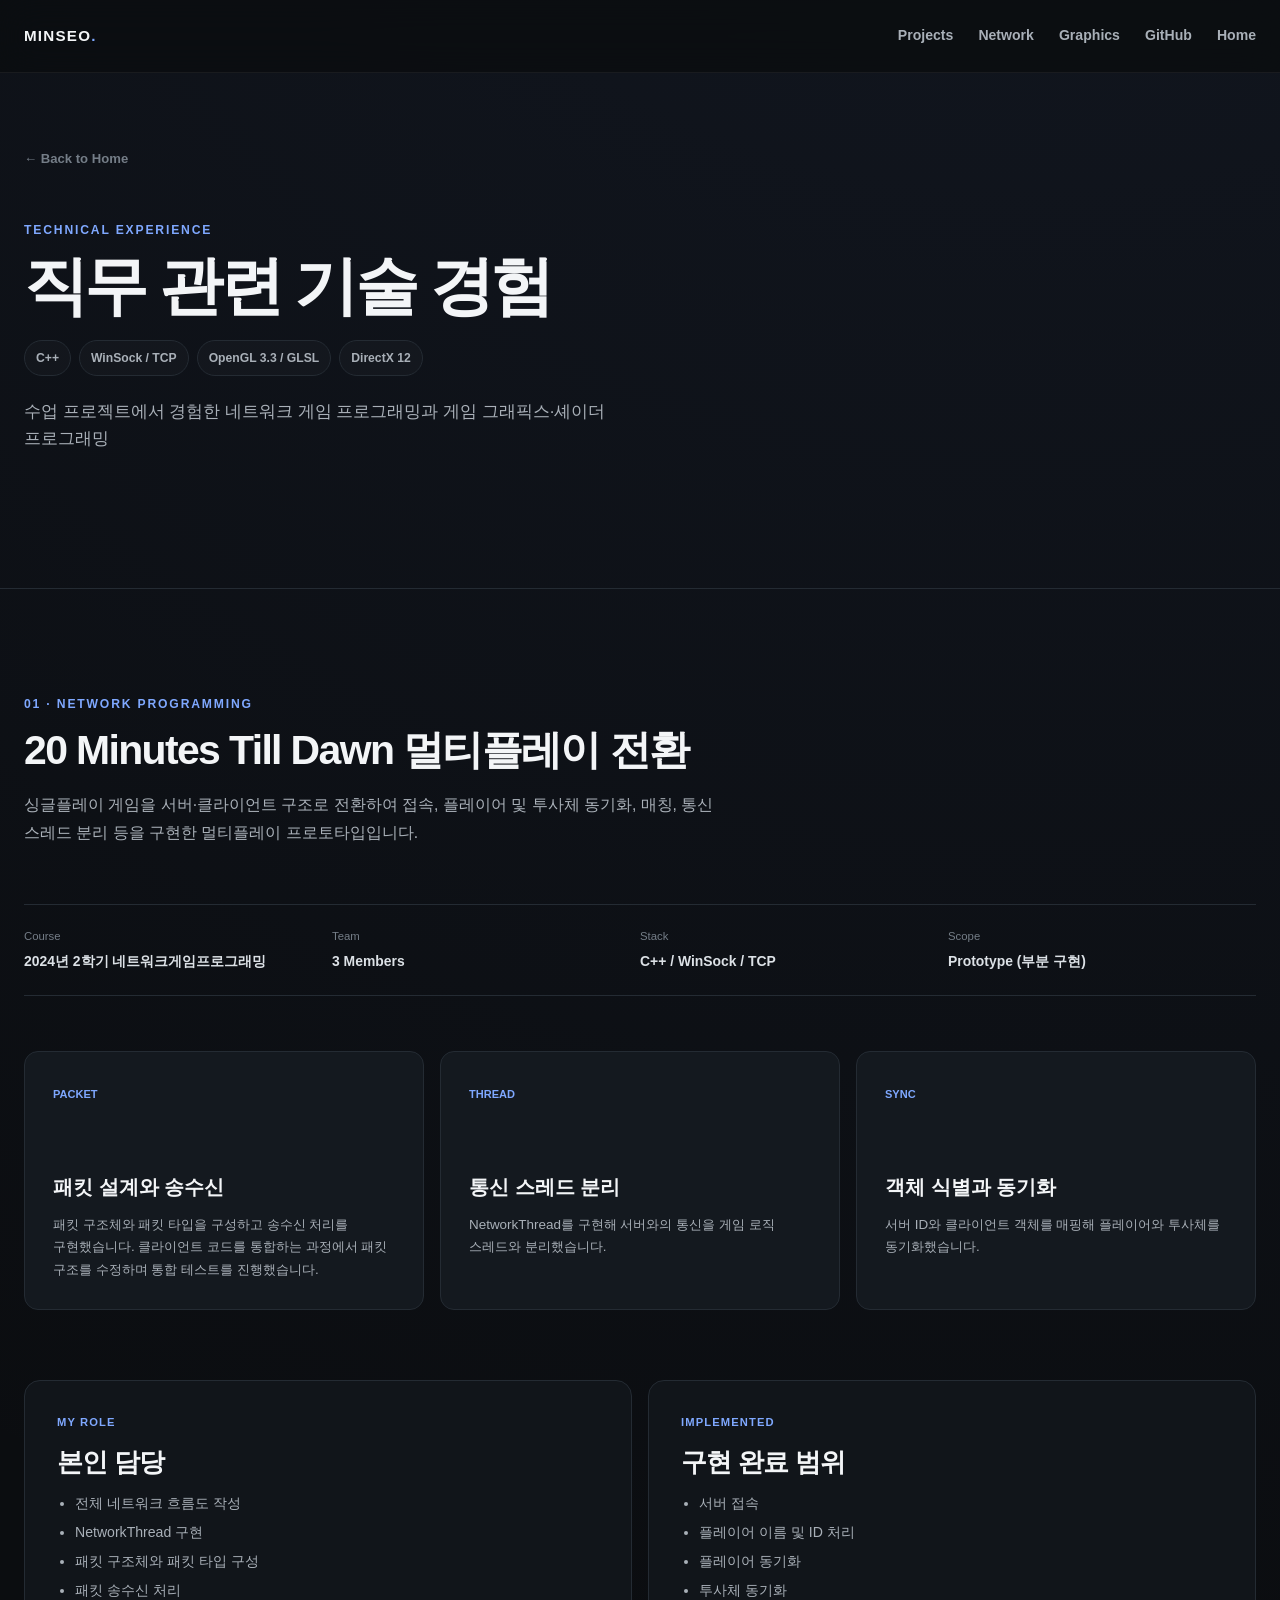
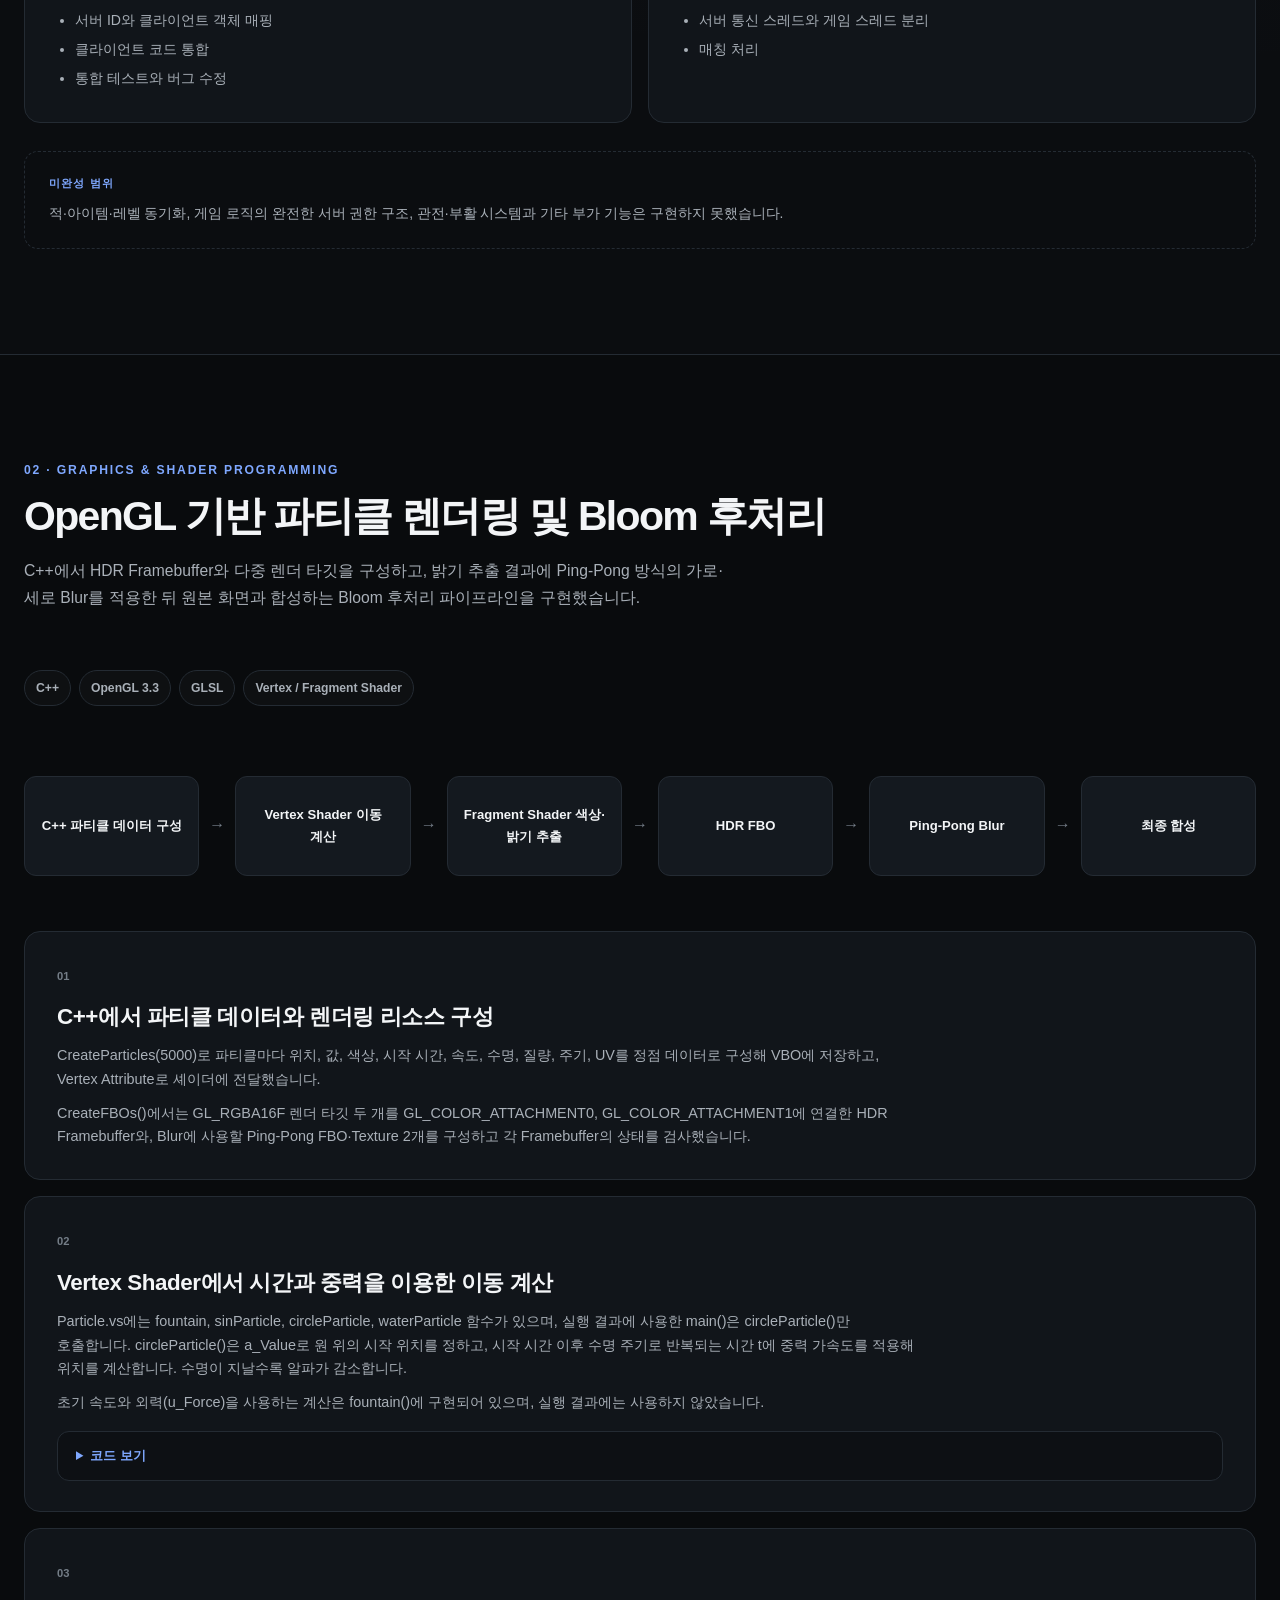
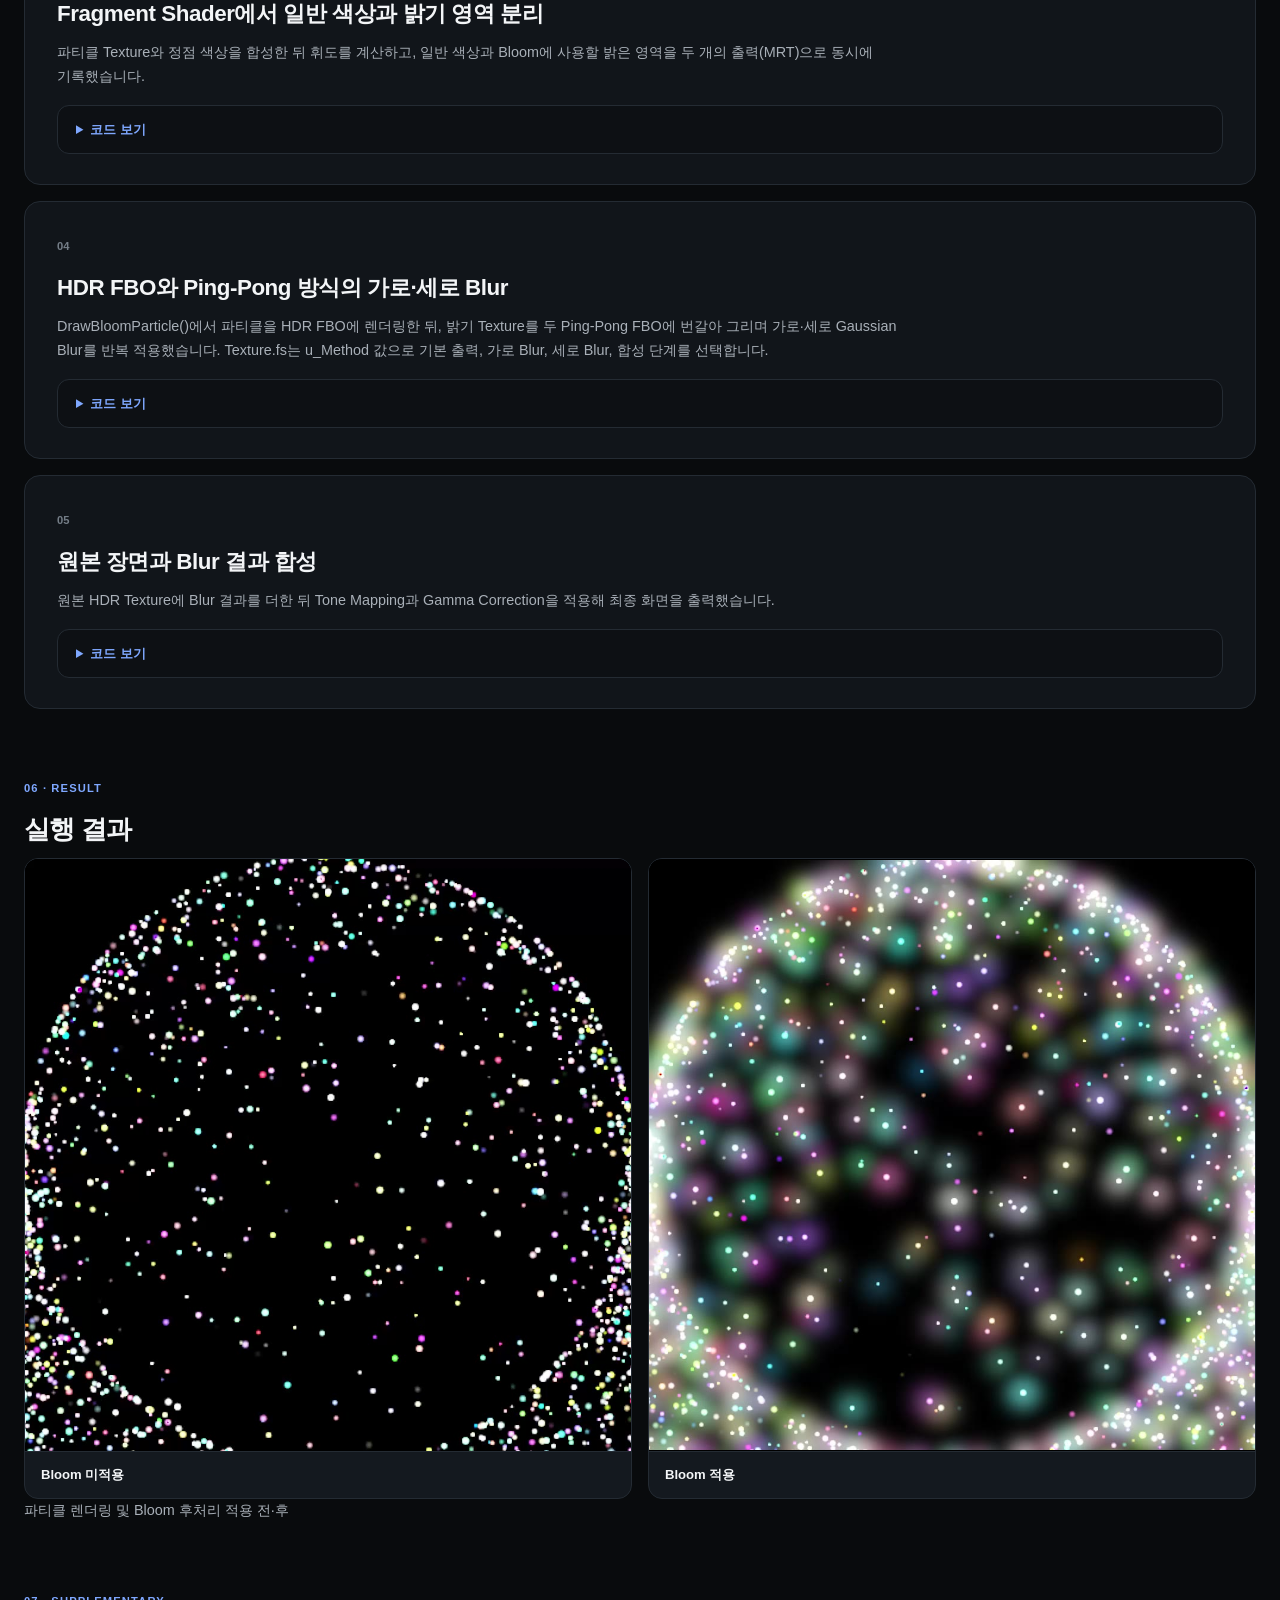
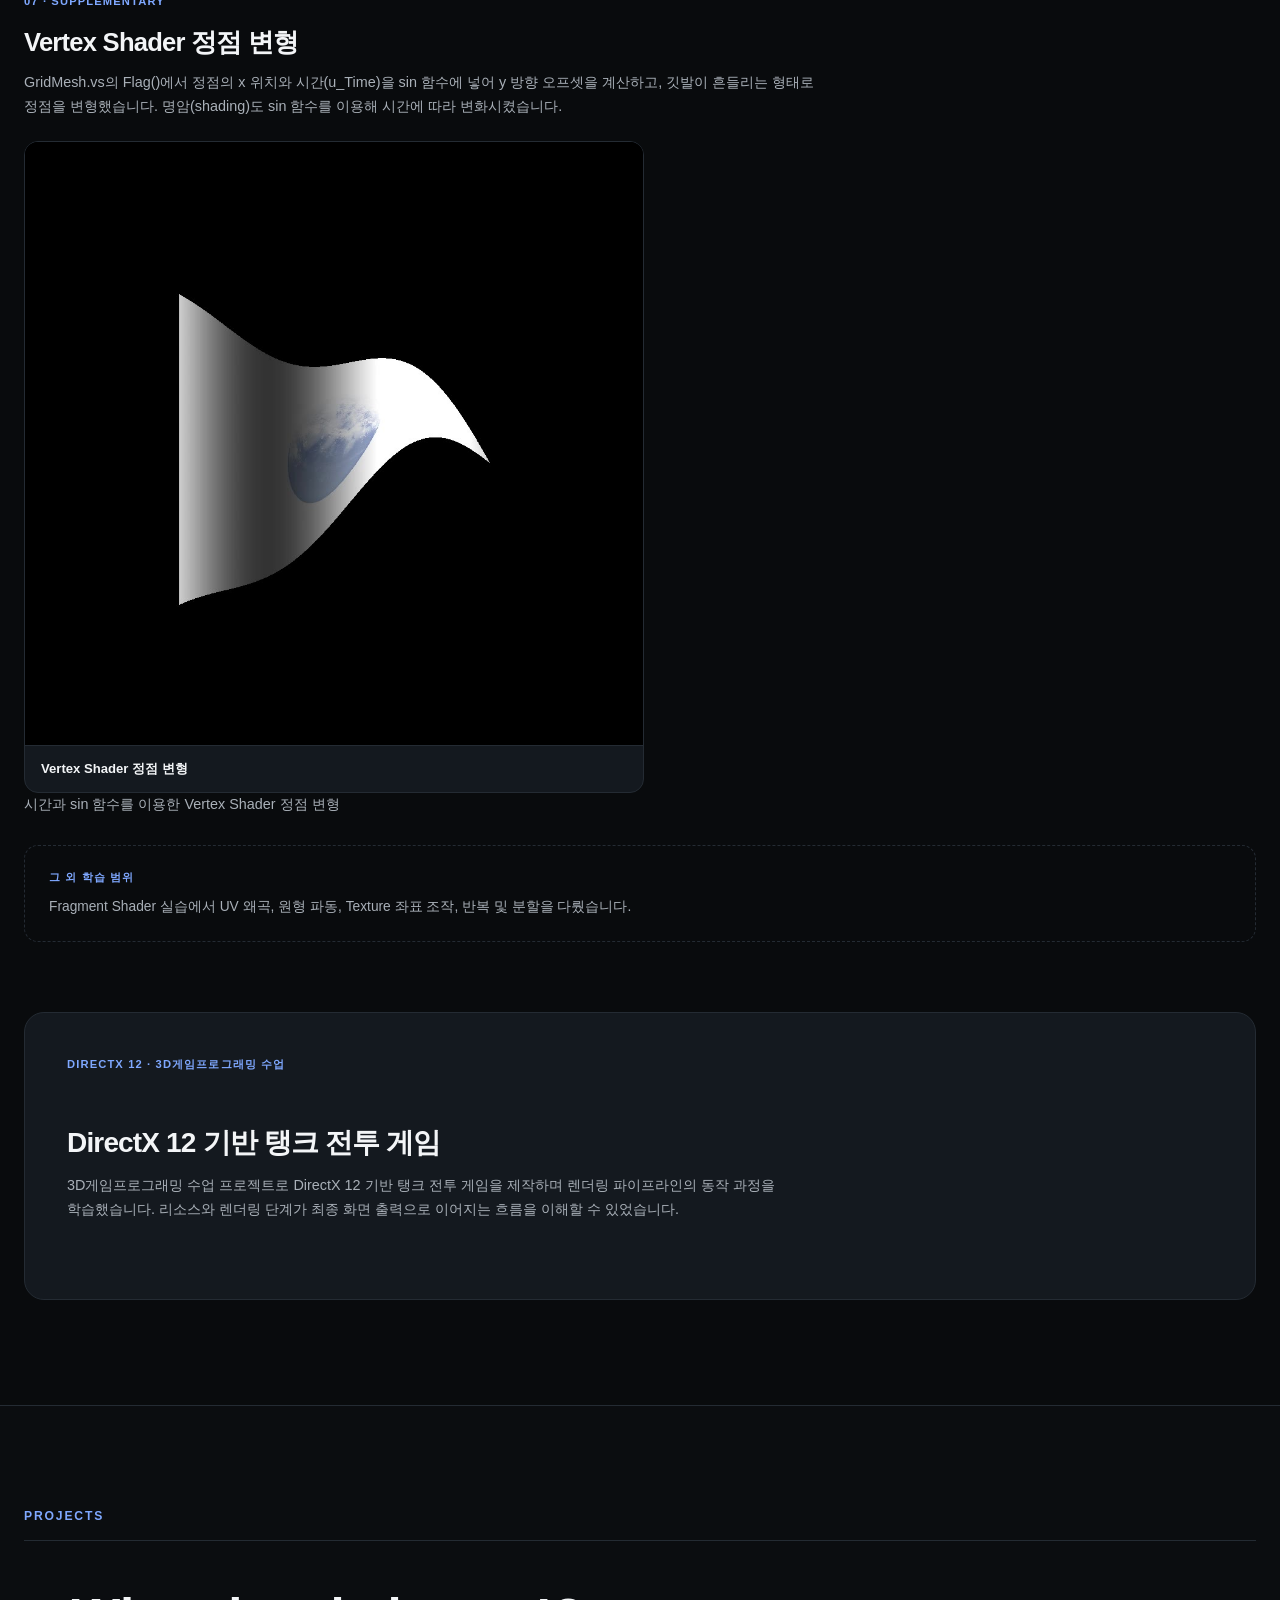
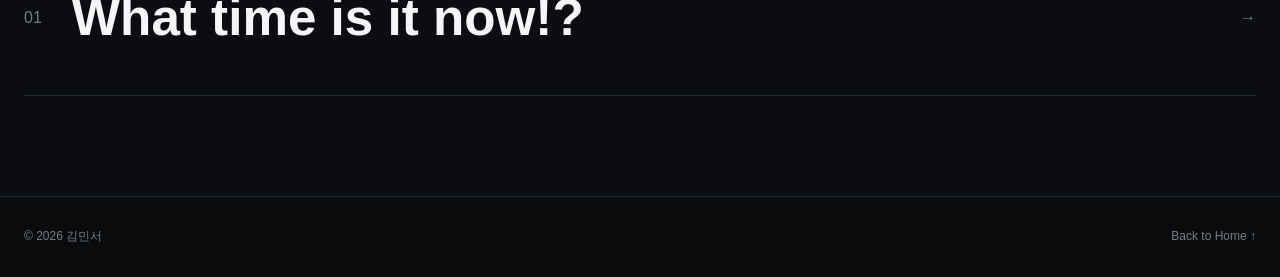
<file: projects/technical-experience.html>
<!DOCTYPE html>
<html lang="ko">
<head>
    <meta charset="UTF-8">
    <meta name="viewport" content="width=device-width, initial-scale=1.0">

    <meta name="description"
          content="직무 관련 기술 경험 - C++ 네트워크 게임 프로그래밍, 게임 그래픽스 및 셰이더">

    <title>Technical Experience | 김민서 Portfolio</title>

    <link rel="stylesheet" href="../css/style.css">
</head>

<body>

    <!-- Header -->
    <header class="site-header">
        <div class="container nav-container">

            <a href="../index.html" class="logo">
                MINSEO<span>.</span>
            </a>

            <button class="mobile-menu-button"
                    type="button"
                    aria-label="메뉴 열기"
                    aria-expanded="false">
                <span></span>
                <span></span>
                <span></span>
            </button>

            <nav class="main-nav detail-nav">

                <a href="../index.html#projects">
                    Projects
                </a>

                <a href="#network">
                    Network
                </a>

                <a href="#graphics">
                    Graphics
                </a>

                <a href="https://github.com/mingso-bim"
                   target="_blank"
                   rel="noopener noreferrer">
                    GitHub
                </a>

                <a href="../index.html">
                    Home
                </a>

            </nav>

        </div>
    </header>


    <main>

        <!-- =====================================================
             Hero
        ====================================================== -->
        <section class="project-detail-hero">
            <div class="container">

                <a href="../index.html#experience" class="back-link">
                    ← Back to Home
                </a>


                <div class="detail-title-area">

                    <p class="eyebrow">
                        TECHNICAL EXPERIENCE
                    </p>

                    <h1>
                        직무 관련 기술 경험
                    </h1>

                    <div class="detail-tech">
                        <span>C++</span>
                        <span>WinSock / TCP</span>
                        <span>OpenGL 3.3 / GLSL</span>
                        <span>DirectX 12</span>
                    </div>

                    <p class="detail-subtitle">
                        수업 프로젝트에서 경험한 네트워크 게임 프로그래밍과
                        게임 그래픽스·셰이더 프로그래밍
                    </p>

                </div>

            </div>
        </section>


        <!-- =====================================================
             01. Network Programming
        ====================================================== -->
        <section id="network" class="detail-section experience-anchor">
            <div class="container">

                <div class="feature-heading">

                    <p class="eyebrow">
                        01 · NETWORK PROGRAMMING
                    </p>

                    <h2>
                        20 Minutes Till Dawn 멀티플레이 전환
                    </h2>

                    <p class="feature-description">
                        싱글플레이 게임을 서버·클라이언트 구조로 전환하여 접속,
                        플레이어 및 투사체 동기화, 매칭, 통신 스레드 분리 등을
                        구현한 멀티플레이 프로토타입입니다.
                    </p>

                </div>


                <dl class="detail-meta">

                    <div>
                        <dt>Course</dt>
                        <dd>2024년 2학기 네트워크게임프로그래밍</dd>
                    </div>

                    <div>
                        <dt>Team</dt>
                        <dd>3 Members</dd>
                    </div>

                    <div>
                        <dt>Stack</dt>
                        <dd>C++ / WinSock / TCP</dd>
                    </div>

                    <div>
                        <dt>Scope</dt>
                        <dd>Prototype (부분 구현)</dd>
                    </div>

                </dl>


                <div class="additional-grid">

                    <article>

                        <span>
                            PACKET
                        </span>

                        <h3>
                            패킷 설계와 송수신
                        </h3>

                        <p>
                            패킷 구조체와 패킷 타입을 구성하고 송수신 처리를
                            구현했습니다. 클라이언트 코드를 통합하는 과정에서
                            패킷 구조를 수정하며 통합 테스트를 진행했습니다.
                        </p>

                    </article>


                    <article>

                        <span>
                            THREAD
                        </span>

                        <h3>
                            통신 스레드 분리
                        </h3>

                        <p>
                            NetworkThread를 구현해 서버와의 통신을 게임 로직
                            스레드와 분리했습니다.
                        </p>

                    </article>


                    <article>

                        <span>
                            SYNC
                        </span>

                        <h3>
                            객체 식별과 동기화
                        </h3>

                        <p>
                            서버 ID와 클라이언트 객체를 매핑해
                            플레이어와 투사체를 동기화했습니다.
                        </p>

                    </article>

                </div>


                <div class="feature-text-grid sub-block">

                    <article>

                        <p class="feature-label">
                            MY ROLE
                        </p>

                        <h3>
                            본인 담당
                        </h3>

                        <ul class="feature-list">
                            <li>전체 네트워크 흐름도 작성</li>
                            <li>NetworkThread 구현</li>
                            <li>패킷 구조체와 패킷 타입 구성</li>
                            <li>패킷 송수신 처리</li>
                            <li>서버 ID와 클라이언트 객체 매핑</li>
                            <li>클라이언트 코드 통합</li>
                            <li>통합 테스트와 버그 수정</li>
                        </ul>

                    </article>


                    <article>

                        <p class="feature-label">
                            IMPLEMENTED
                        </p>

                        <h3>
                            구현 완료 범위
                        </h3>

                        <ul class="feature-list">
                            <li>서버 접속</li>
                            <li>플레이어 이름 및 ID 처리</li>
                            <li>플레이어 동기화</li>
                            <li>투사체 동기화</li>
                            <li>서버 통신 스레드와 게임 스레드 분리</li>
                            <li>매칭 처리</li>
                        </ul>

                    </article>

                </div>


                <div class="scope-note">

                    <p class="feature-label">
                        미완성 범위
                    </p>

                    <p>
                        적·아이템·레벨 동기화, 게임 로직의 완전한 서버 권한 구조,
                        관전·부활 시스템과 기타 부가 기능은 구현하지 못했습니다.
                    </p>

                </div>

            </div>
        </section>


        <!-- =====================================================
             02. Graphics & Shader Programming
        ====================================================== -->
        <section id="graphics" class="detail-section detail-section-dark experience-anchor">
            <div class="container">

                <div class="feature-heading">

                    <p class="eyebrow">
                        02 · GRAPHICS &amp; SHADER PROGRAMMING
                    </p>

                    <h2>
                        OpenGL 기반 파티클 렌더링 및 Bloom 후처리
                    </h2>

                    <p class="feature-description">
                        C++에서 HDR Framebuffer와 다중 렌더 타깃을 구성하고,
                        밝기 추출 결과에 Ping-Pong 방식의 가로·세로 Blur를 적용한 뒤
                        원본 화면과 합성하는 Bloom 후처리 파이프라인을 구현했습니다.
                    </p>

                </div>


                <div class="detail-tech">
                    <span>C++</span>
                    <span>OpenGL 3.3</span>
                    <span>GLSL</span>
                    <span>Vertex / Fragment Shader</span>
                </div>


                <div class="render-pipeline render-pipeline-6 sub-block">

                    <div>
                        <span>C++ 파티클 데이터 구성</span>
                    </div>

                    <b>→</b>

                    <div>
                        <span>Vertex Shader 이동 계산</span>
                    </div>

                    <b>→</b>

                    <div>
                        <span>Fragment Shader 색상·밝기 추출</span>
                    </div>

                    <b>→</b>

                    <div>
                        <span>HDR FBO</span>
                    </div>

                    <b>→</b>

                    <div>
                        <span>Ping-Pong Blur</span>
                    </div>

                    <b>→</b>

                    <div>
                        <span>최종 합성</span>
                    </div>

                </div>


                <div class="step-list">

                    <!-- Step 1 -->
                    <article class="step-card">

                        <span>01</span>

                        <h3>
                            C++에서 파티클 데이터와 렌더링 리소스 구성
                        </h3>

                        <p>
                            CreateParticles(5000)로 파티클마다 위치, 값, 색상,
                            시작 시간, 속도, 수명, 질량, 주기, UV를 정점 데이터로
                            구성해 VBO에 저장하고, Vertex Attribute로 셰이더에
                            전달했습니다.
                        </p>

                        <p>
                            CreateFBOs()에서는 GL_RGBA16F 렌더 타깃 두 개를
                            GL_COLOR_ATTACHMENT0, GL_COLOR_ATTACHMENT1에 연결한
                            HDR Framebuffer와, Blur에 사용할 Ping-Pong FBO·Texture
                            2개를 구성하고 각 Framebuffer의 상태를 검사했습니다.
                        </p>

                    </article>


                    <!-- Step 2 -->
                    <article class="step-card">

                        <span>02</span>

                        <h3>
                            Vertex Shader에서 시간과 중력을 이용한 이동 계산
                        </h3>

                        <p>
                            Particle.vs에는 fountain, sinParticle, circleParticle,
                            waterParticle 함수가 있으며, 실행 결과에 사용한 main()은
                            circleParticle()만 호출합니다. circleParticle()은 a_Value로
                            원 위의 시작 위치를 정하고, 시작 시간 이후 수명 주기로
                            반복되는 시간 t에 중력 가속도를 적용해 위치를 계산합니다.
                            수명이 지날수록 알파가 감소합니다.
                        </p>

                        <p>
                            초기 속도와 외력(u_Force)을 사용하는 계산은 fountain()에
                            구현되어 있으며, 실행 결과에는 사용하지 않았습니다.
                        </p>

                        <details class="code-details">
                            <summary>코드 보기</summary>

                            <p class="code-caption">
                                실제 코드 일부 발췌 · Particle.vs — circleParticle() 본문
                            </p>

<pre><code>vec4 newPosition = vec4(a_Position, 1);
// ...
float newAlpha = 1;
float lifeTime = a_LifeTime;
float newTime = u_Time - a_sTime;

if (newTime &gt; 0)
{
    float value = a_Value * c_PI * 2;
    float x = sin(value);
    float y = cos(value);
    float t = fract(newTime/lifeTime) * lifeTime;
    float tt = t*t;
    float newX = x + 0.5 * c_G.x * tt;
    float newY = y + 0.5 * c_G.y * tt;
    newPosition.xy += vec2(newX, newY);
    newAlpha = 1-t/lifeTime;
}
// ...
v_Color = vec4(a_Color.rgb*3*newAlpha, newAlpha);</code></pre>
                        </details>

                    </article>


                    <!-- Step 3 -->
                    <article class="step-card">

                        <span>03</span>

                        <h3>
                            Fragment Shader에서 일반 색상과 밝기 영역 분리
                        </h3>

                        <p>
                            파티클 Texture와 정점 색상을 합성한 뒤 휘도를 계산하고,
                            일반 색상과 Bloom에 사용할 밝은 영역을 두 개의
                            출력(MRT)으로 동시에 기록했습니다.
                        </p>

                        <details class="code-details">
                            <summary>코드 보기</summary>

                            <p class="code-caption">
                                실제 코드 일부 발췌 · Particle.fs — main()
                            </p>

<pre><code>layout(location=0) out vec4 FragColor;
layout(location=1) out vec4 FragColor1;
// ...
void main()
{
    // ...
    vec4 result = texture(u_Texture, v_Tex)*v_Color *2;
    float brightness = dot(result.rgb, vec3(0.2126, 0.7152, 0.0722));
    FragColor = result;

    if(brightness &gt; 1.0)
        FragColor1 = result - vec4(0);
    else
        FragColor1 = vec4(0);
}</code></pre>
                        </details>

                    </article>


                    <!-- Step 4 -->
                    <article class="step-card">

                        <span>04</span>

                        <h3>
                            HDR FBO와 Ping-Pong 방식의 가로·세로 Blur
                        </h3>

                        <p>
                            DrawBloomParticle()에서 파티클을 HDR FBO에 렌더링한 뒤,
                            밝기 Texture를 두 Ping-Pong FBO에 번갈아 그리며
                            가로·세로 Gaussian Blur를 반복 적용했습니다.
                            Texture.fs는 u_Method 값으로 기본 출력, 가로 Blur,
                            세로 Blur, 합성 단계를 선택합니다.
                        </p>

                        <details class="code-details">
                            <summary>코드 보기</summary>

                            <p class="code-caption">
                                실제 코드 일부 발췌 · Renderer.cpp — DrawBloomParticle()
                            </p>

<pre><code>// 1. Render to HDRFBO0 (rt: HDRRTO_0, HDRRTO_1)
glBindFramebuffer(GL_FRAMEBUFFER, m_HDRFBO0);
glClear(GL_COLOR_BUFFER_BIT | GL_DEPTH_BUFFER_BIT);
glViewport(0, 0, 512, 512);
DrawParticle();

// 2. blur
glBindFramebuffer(GL_FRAMEBUFFER, m_PingpongFBO[0]);    // render to pingpongTexture[0]
DrawTexture(0, 0, 1, 1, m_HDRRTO_1, 0, 1);
for (int i = 0; i &lt; 20; i++)
{
    glBindFramebuffer(GL_FRAMEBUFFER, m_PingpongFBO[1]);
    DrawTexture(0, 0, 1, 1, m_PingpongTexture[0], 0, 2);
    glBindFramebuffer(GL_FRAMEBUFFER, m_PingpongFBO[0]);
    DrawTexture(0, 0, 1, 1, m_PingpongTexture[1], 0, 1);
}
// ...
// bloom
DrawTexture(0, 0, 1, 1, m_HDRRTO_0, m_PingpongTexture[0], 3);</code></pre>

                            <p class="code-caption">
                                실제 코드 일부 발췌 · Texture.fs — BlurH()
                            </p>

<pre><code>const float weight[5] = float[] (0.227027, 0.1945946, 0.1216216, 0.054054, 0.016216);
// ...
vec4 BlurH()
{
    vec2 tex_offset = 1.0 / textureSize(u_TexID, 0); // gets size of single texel
    vec3 result = texture(u_TexID, v_Tex).rgb * weight[0]; // current fragment's contribution

    for(int i = 1; i &lt; 5; ++i)
    {
        result += texture(u_TexID, v_Tex + vec2(tex_offset.x * i, 0.0)).rgb * weight[i];
        result += texture(u_TexID, v_Tex - vec2(tex_offset.x * i, 0.0)).rgb * weight[i];
    }

    return vec4(result, 1.0);
}</code></pre>
                        </details>

                    </article>


                    <!-- Step 5 -->
                    <article class="step-card">

                        <span>05</span>

                        <h3>
                            원본 장면과 Blur 결과 합성
                        </h3>

                        <p>
                            원본 HDR Texture에 Blur 결과를 더한 뒤 Tone Mapping과
                            Gamma Correction을 적용해 최종 화면을 출력했습니다.
                        </p>

                        <details class="code-details">
                            <summary>코드 보기</summary>

                            <p class="code-caption">
                                실제 코드 일부 발췌 · Texture.fs — Merge()
                            </p>

<pre><code>vec4 Merge()
{
    const float gamma = 2.2;
    vec3 hdrColor = texture(u_TexID, vec2(v_Tex.x, 1-v_Tex.y)).rgb;
    vec3 bloomColor = texture(u_TexID1, v_Tex).rgb;
    hdrColor += bloomColor;

    // tone mapping
    vec3 result = vec3(1.0) - exp(-hdrColor * 2.2);

    // also gamma correct while we're at it
    result = pow(result, vec3(1.0 / gamma));
    return vec4(result, 1.0);
}</code></pre>
                        </details>

                    </article>

                </div>


                <!-- Result -->
                <div class="sub-block">

                    <p class="feature-label">
                        06 · RESULT
                    </p>

                    <h3>
                        실행 결과
                    </h3>

                    <div class="video-compare">

                        <figure class="video-figure">
                            <video src="../assets/videos/shader-bloom-off.mp4"
                                   poster="../assets/images/shader-bloom-off.jpg"
                                   autoplay
                                   muted
                                   loop
                                   playsinline
                                   preload="metadata"
                                   aria-label="Bloom 미적용 파티클 실행 영상"></video>
                            <figcaption class="video-label">Bloom 미적용</figcaption>
                        </figure>

                        <figure class="video-figure">
                            <video src="../assets/videos/shader-bloom-on.mp4"
                                   poster="../assets/images/shader-bloom-on.jpg"
                                   autoplay
                                   muted
                                   loop
                                   playsinline
                                   preload="metadata"
                                   aria-label="Bloom 적용 파티클 실행 영상"></video>
                            <figcaption class="video-label">Bloom 적용</figcaption>
                        </figure>

                    </div>

                    <p class="video-caption">
                        파티클 렌더링 및 Bloom 후처리 적용 전·후
                    </p>

                </div>


                <!-- Supplementary: Flag -->
                <div class="sub-block">

                    <p class="feature-label">
                        07 · SUPPLEMENTARY
                    </p>

                    <h3>
                        Vertex Shader 정점 변형
                    </h3>

                    <p>
                        GridMesh.vs의 Flag()에서 정점의 x 위치와 시간(u_Time)을
                        sin 함수에 넣어 y 방향 오프셋을 계산하고, 깃발이
                        흔들리는 형태로 정점을 변형했습니다. 명암(shading)도
                        sin 함수를 이용해 시간에 따라 변화시켰습니다.
                    </p>

                    <figure class="video-figure video-single">
                        <video src="../assets/videos/shader-flag.mp4"
                               poster="../assets/images/shader-flag.jpg"
                               autoplay
                               muted
                               loop
                               playsinline
                               preload="metadata"
                               aria-label="Vertex Shader 깃발 정점 변형 실행 영상"></video>
                        <figcaption class="video-label">Vertex Shader 정점 변형</figcaption>
                    </figure>

                    <p class="video-caption">
                        시간과 sin 함수를 이용한 Vertex Shader 정점 변형
                    </p>

                    <div class="scope-note">

                        <p class="feature-label">
                            그 외 학습 범위
                        </p>

                        <p>
                            Fragment Shader 실습에서 UV 왜곡, 원형 파동,
                            Texture 좌표 조작, 반복 및 분할을 다뤘습니다.
                        </p>

                    </div>

                </div>


                <!-- DirectX 12 -->
                <div class="trouble-block">

                    <p class="feature-label">
                        DIRECTX 12 · 3D게임프로그래밍 수업
                    </p>

                    <h3>
                        DirectX 12 기반 탱크 전투 게임
                    </h3>

                    <p class="trouble-description">
                        3D게임프로그래밍 수업 프로젝트로 DirectX 12 기반 탱크 전투
                        게임을 제작하며 렌더링 파이프라인의 동작 과정을 학습했습니다.
                        리소스와 렌더링 단계가 최종 화면 출력으로 이어지는 흐름을
                        이해할 수 있었습니다.
                    </p>

                </div>

            </div>
        </section>


        <!-- =====================================================
             Next
        ====================================================== -->
        <section class="next-project-section">
            <div class="container">

                <p class="eyebrow">
                    PROJECTS
                </p>

                <a href="wtiin.html"
                   class="next-project-link">
                    <div>
                        <span>01</span>
                        <h2>What time is it now!?</h2>
                    </div>

                    <span>→</span>
                </a>

            </div>
        </section>

    </main>


    <footer class="site-footer">
        <div class="container footer-inner">

            <span>
                © 2026 김민서
            </span>

            <a href="../index.html">
                Back to Home ↑
            </a>

        </div>
    </footer>

    <script src="../js/main.js"></script>

</body>
</html>
</file>
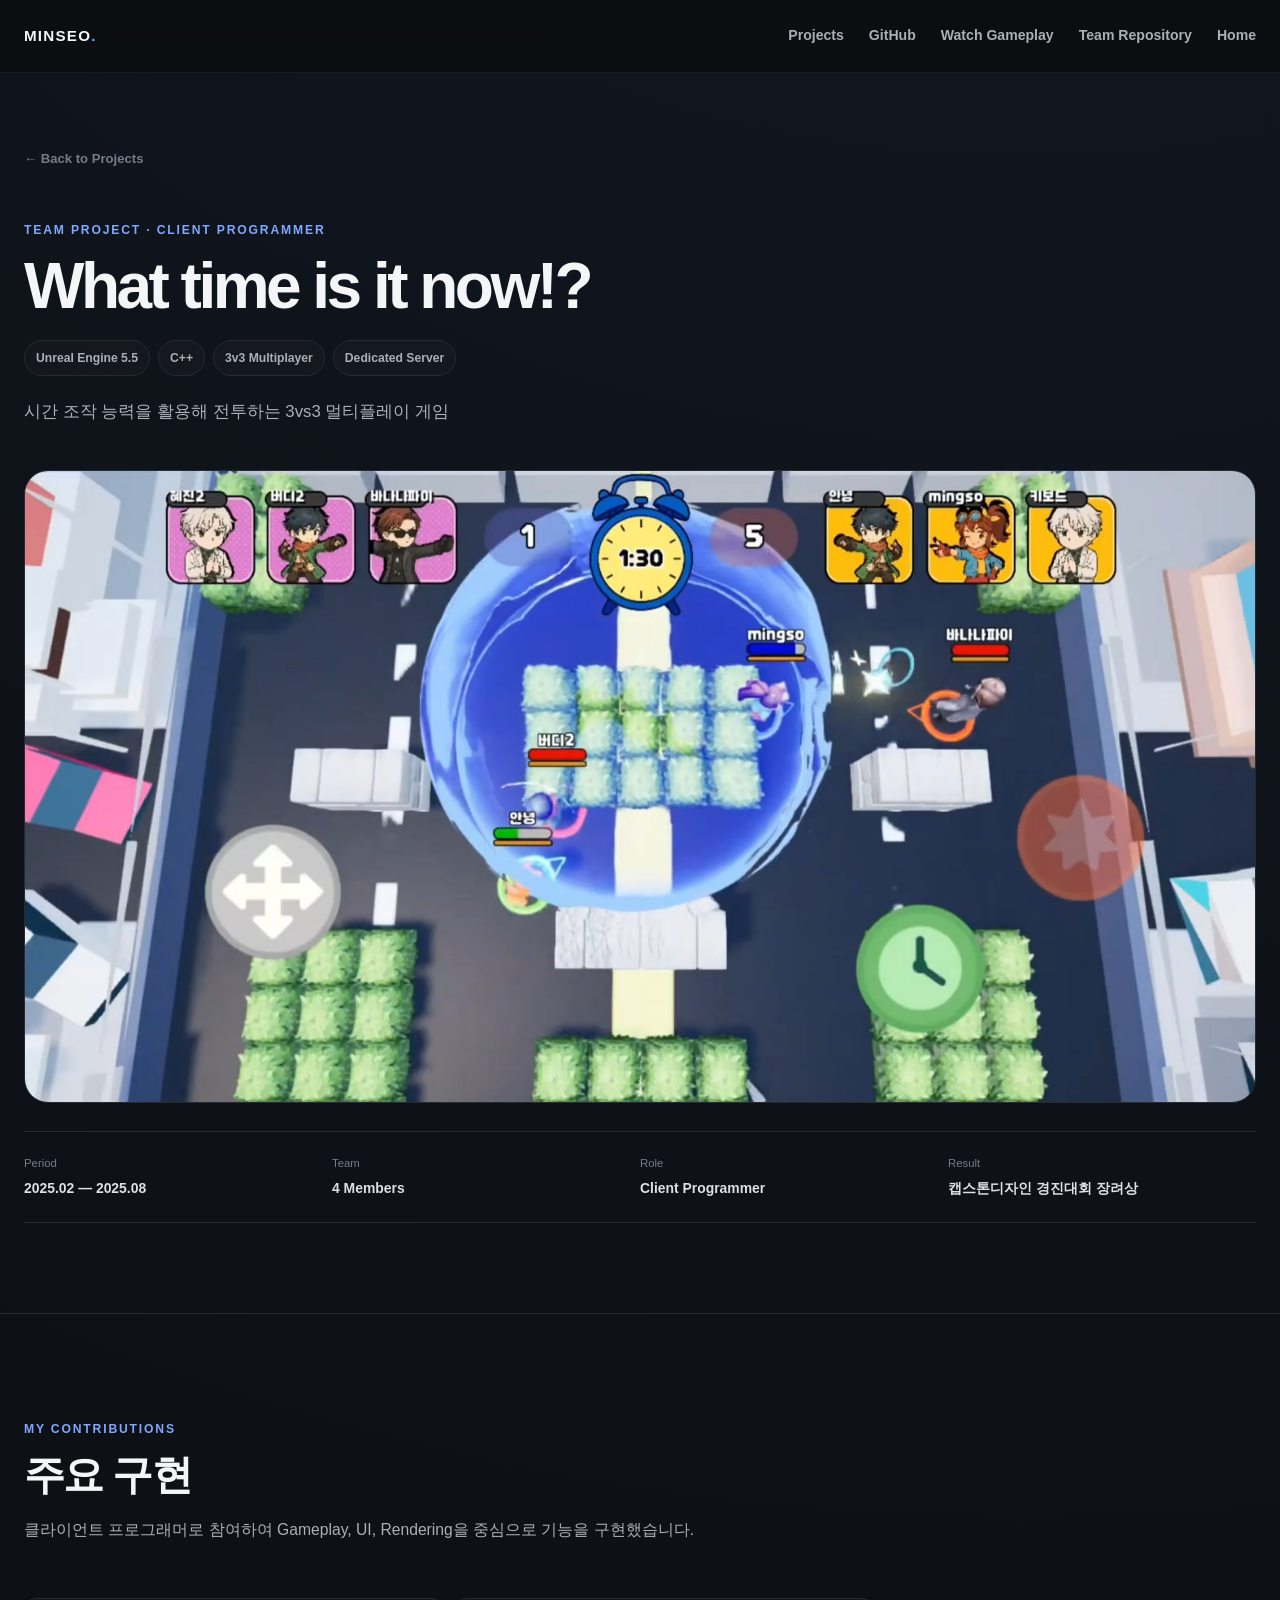
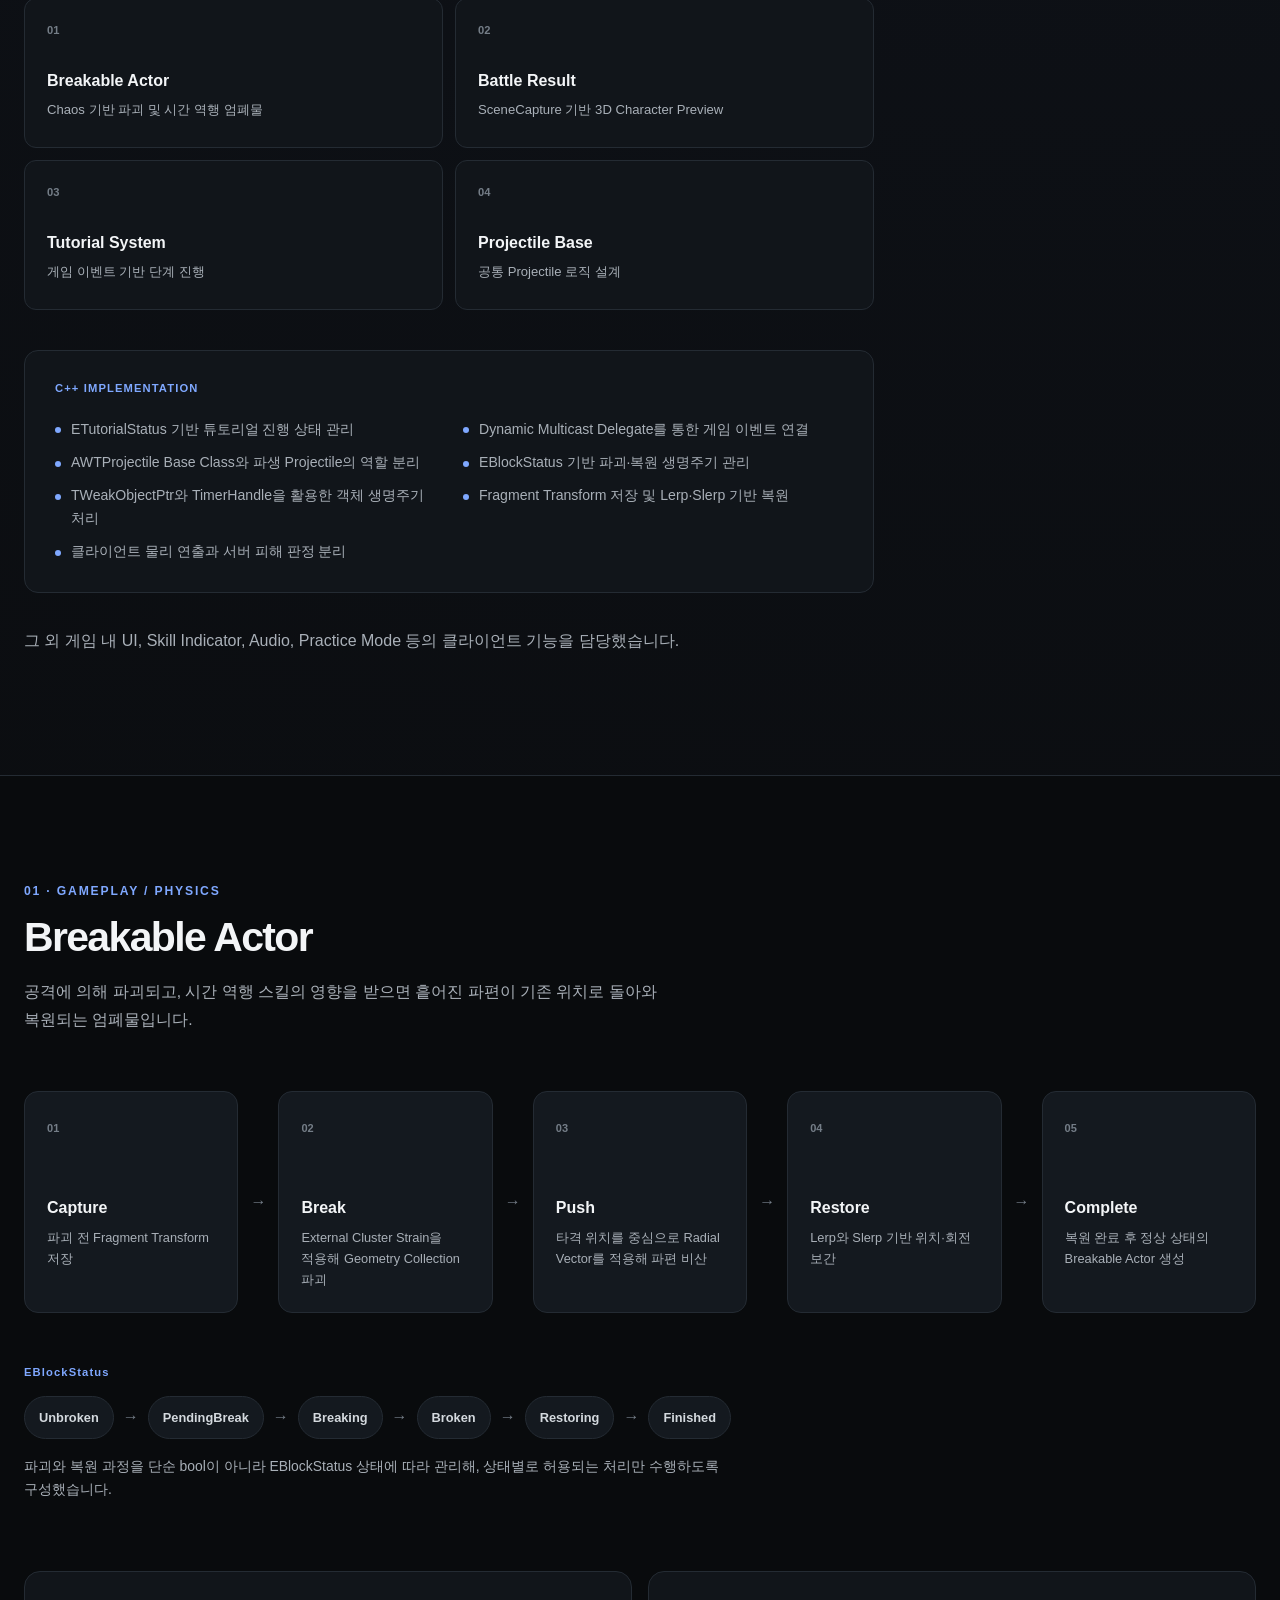
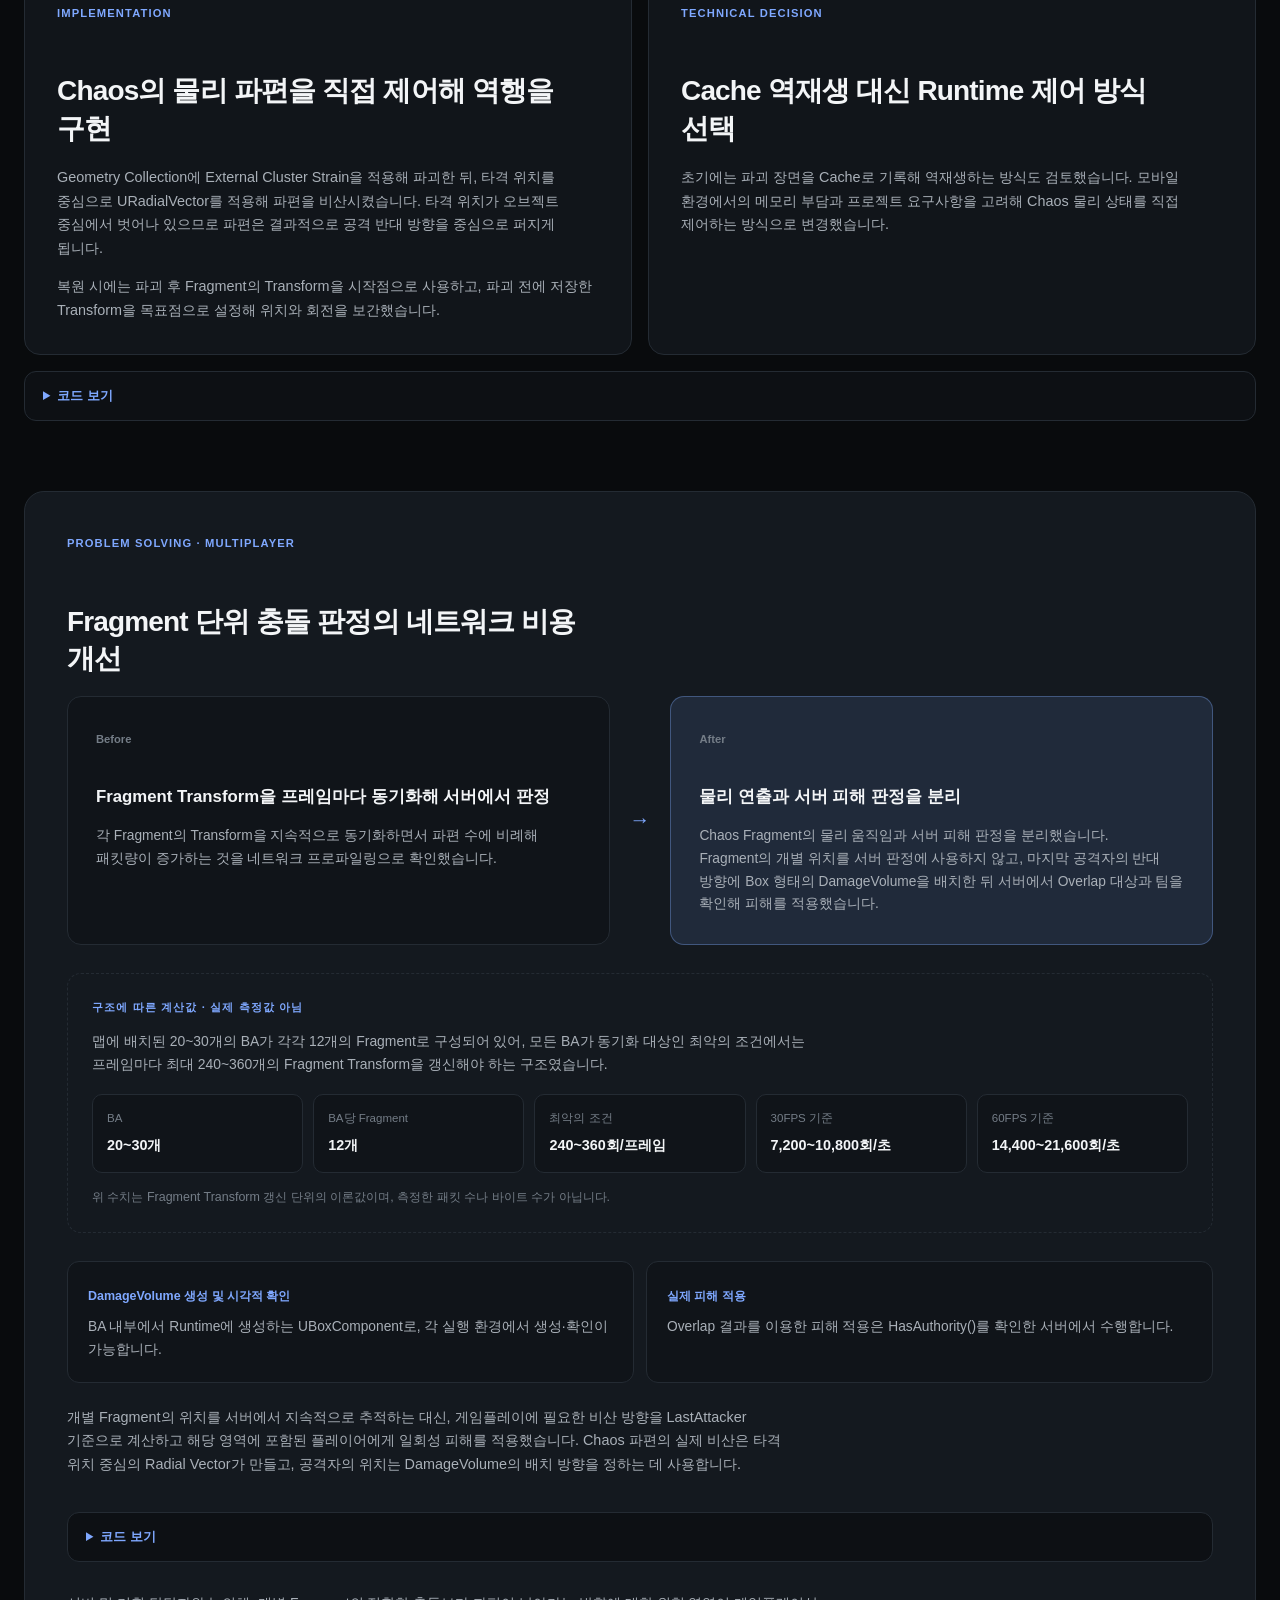
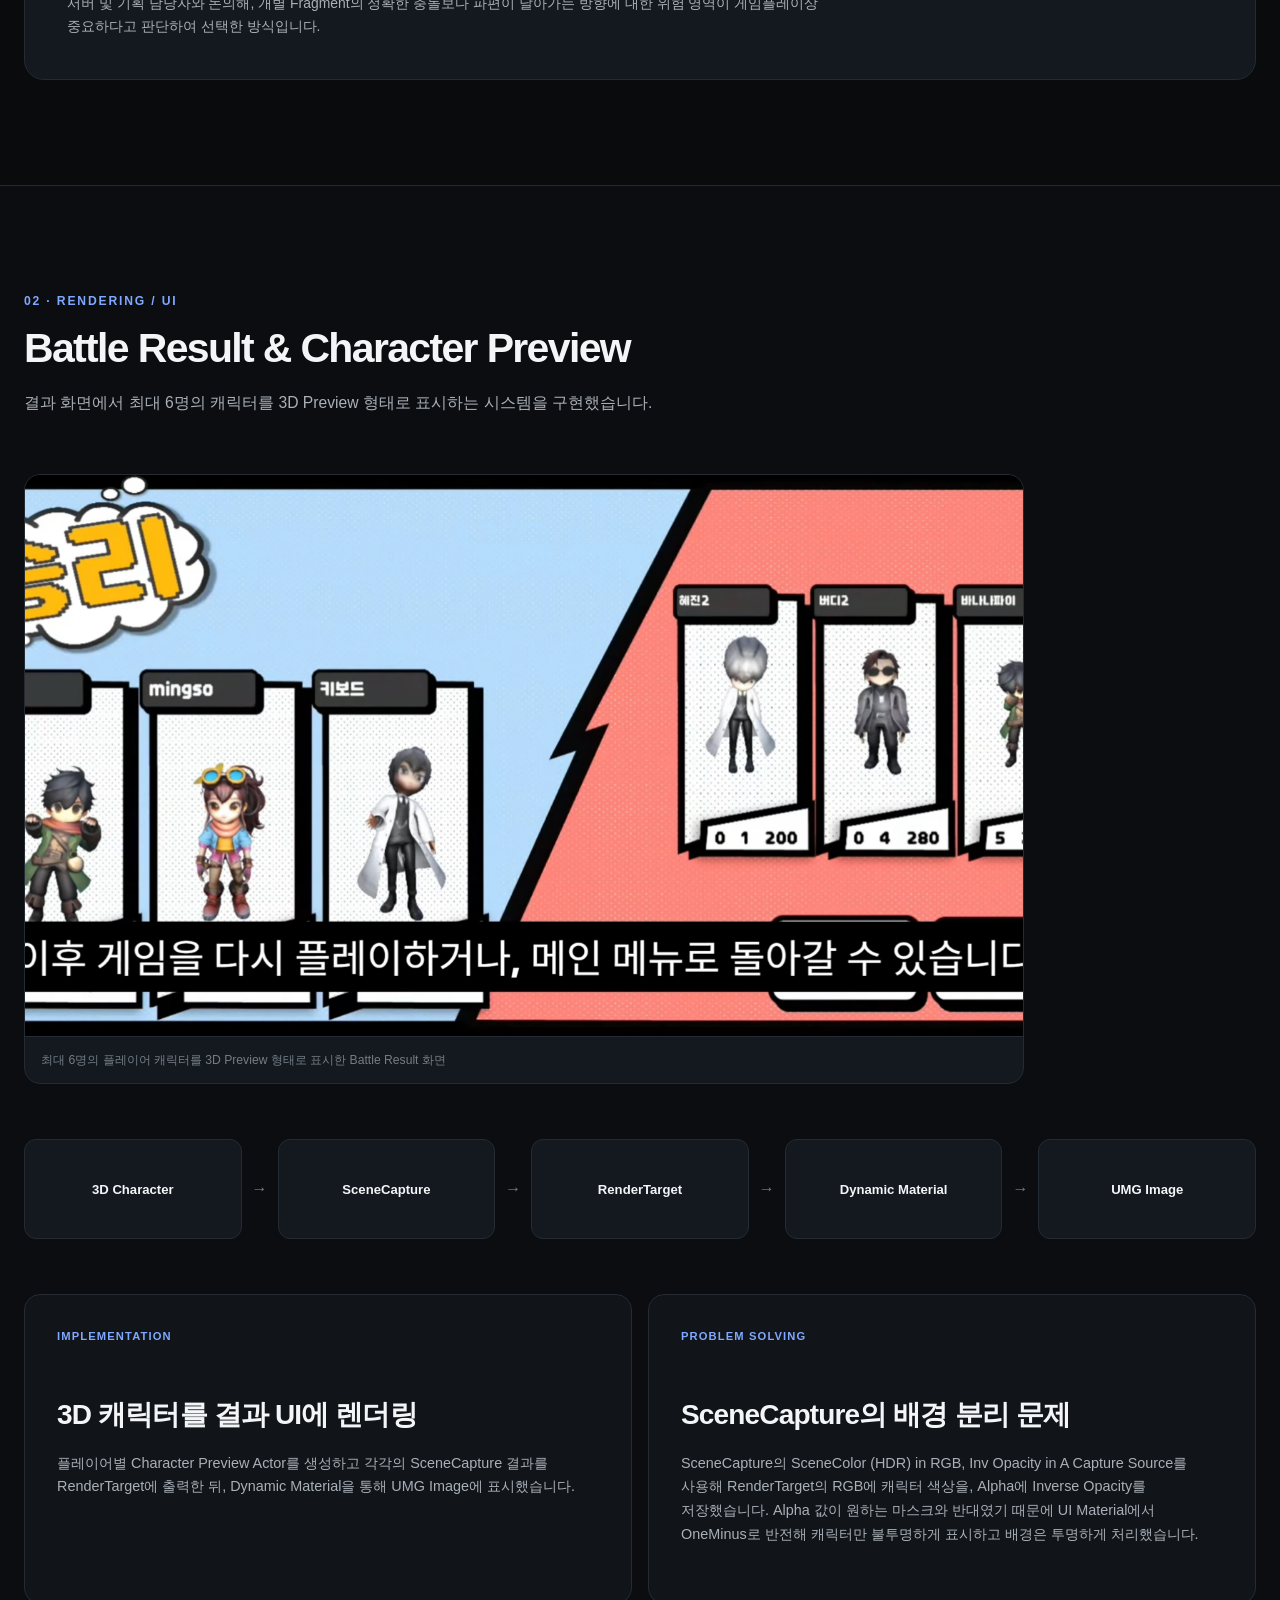
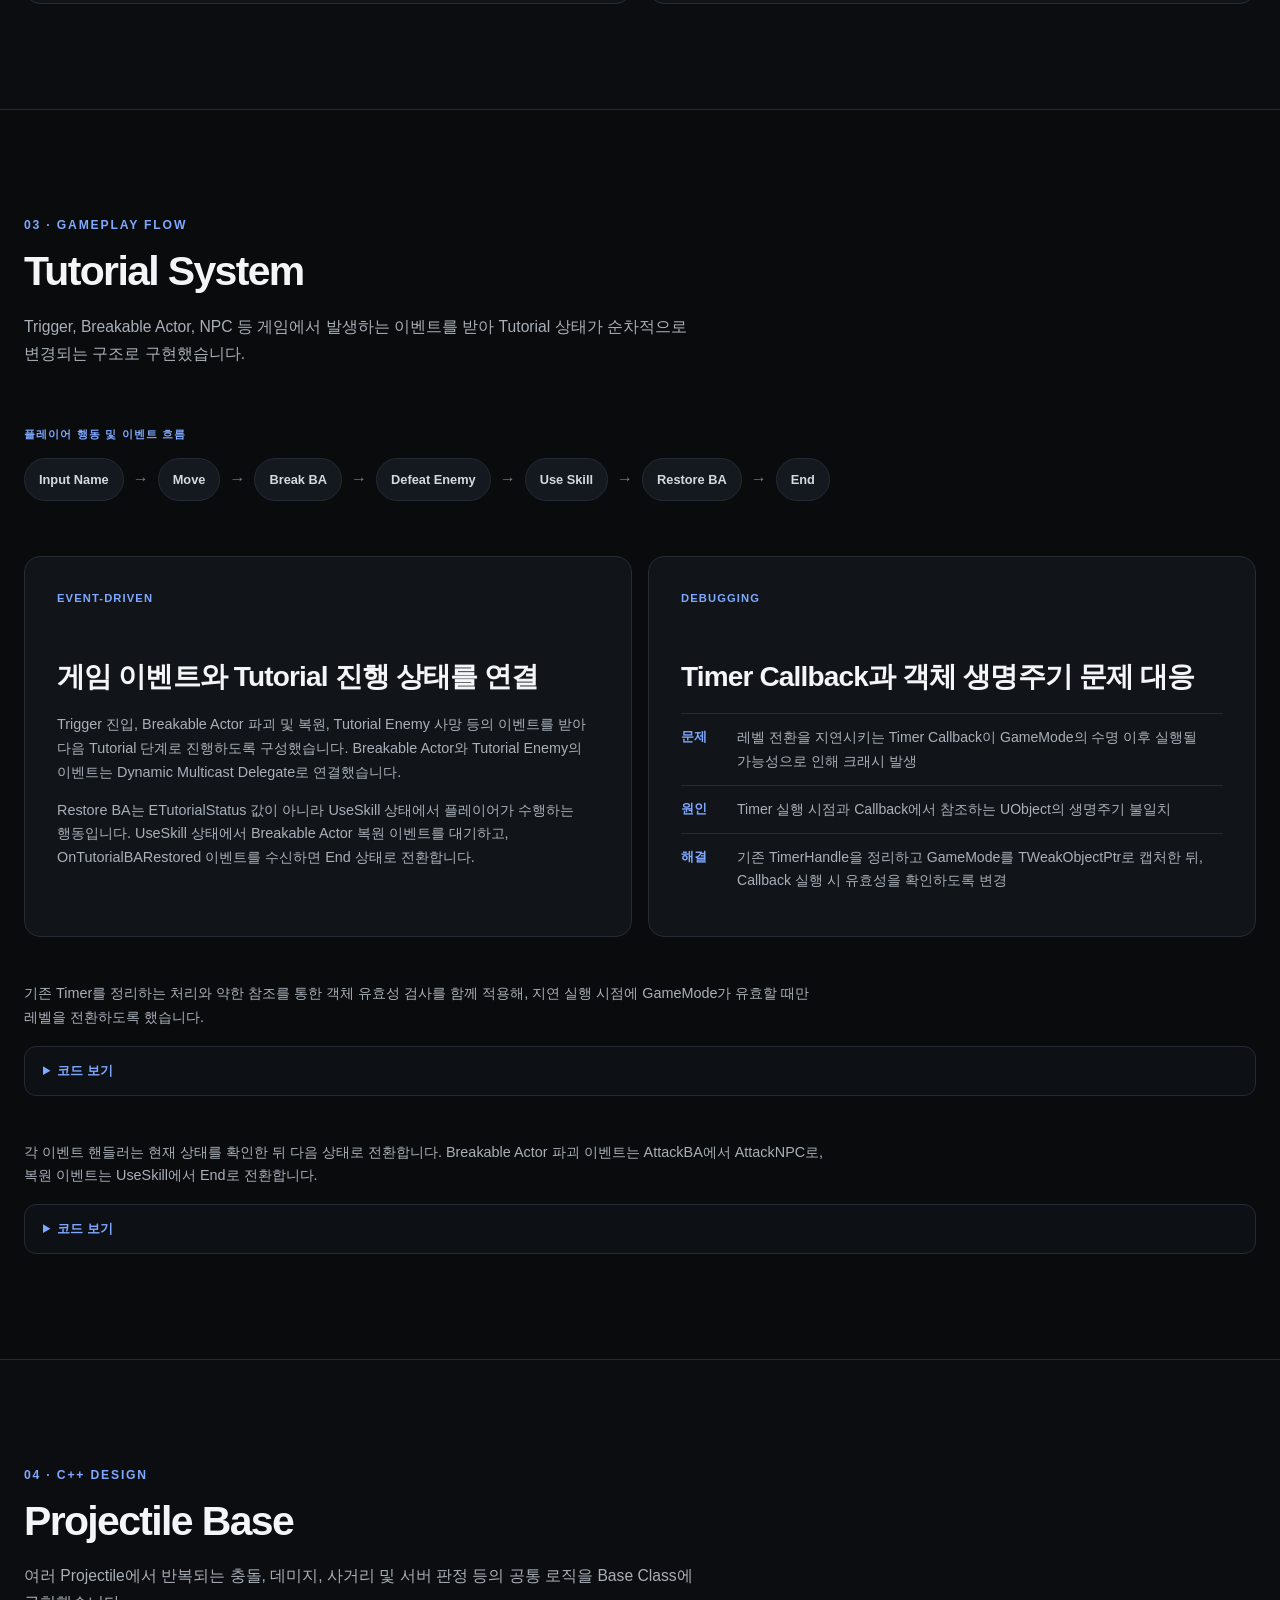
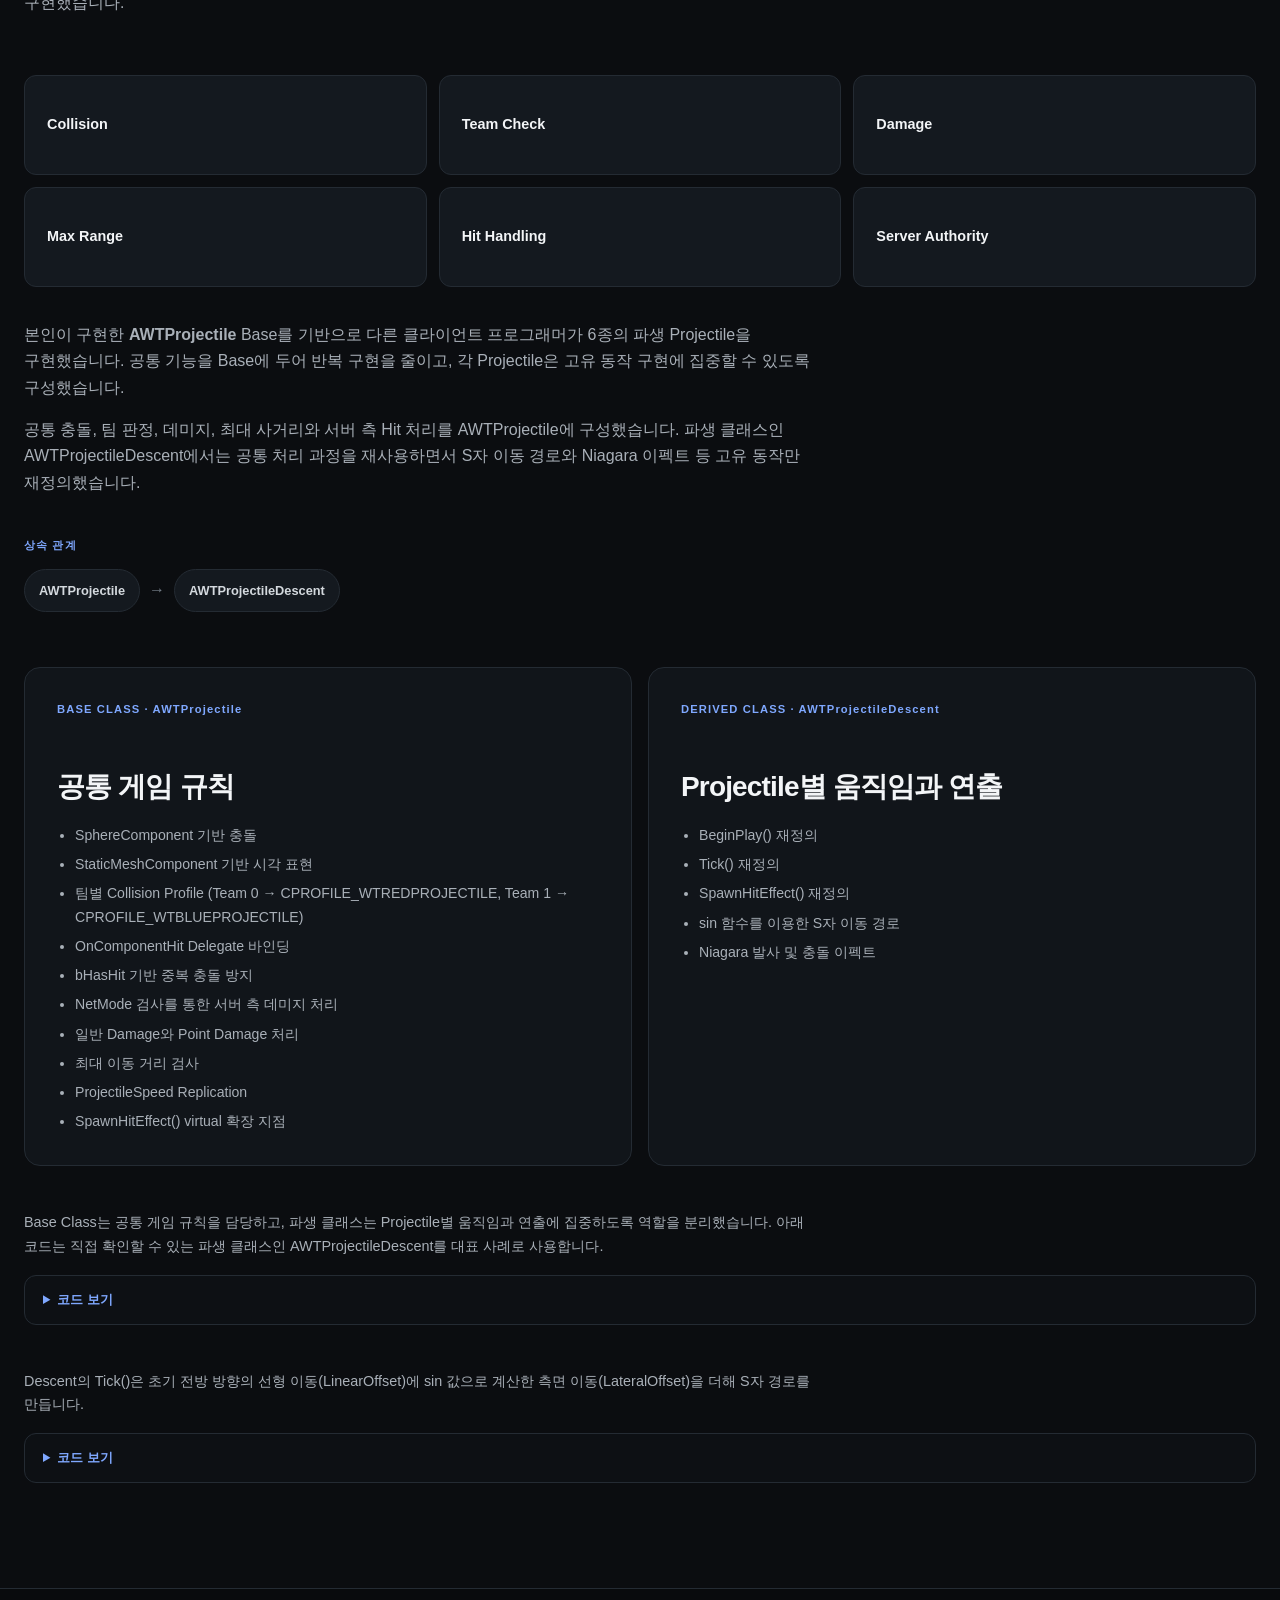
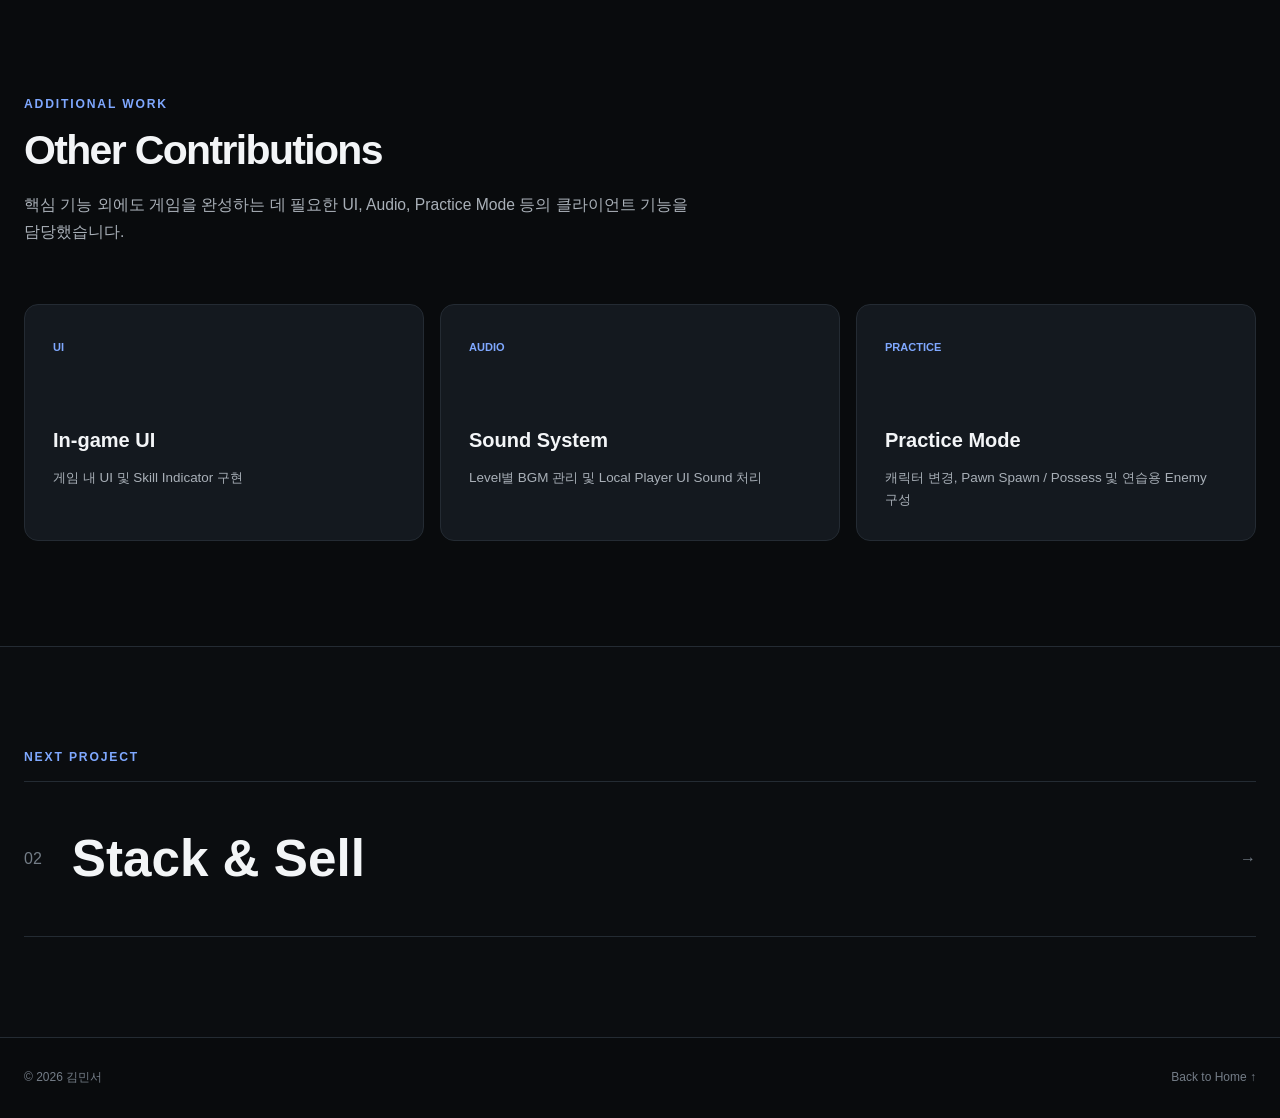
<file: projects/wtiin.html>
<!DOCTYPE html>
<html lang="ko">
<head>
    <meta charset="UTF-8">
    <meta name="viewport" content="width=device-width, initial-scale=1.0">

    <meta name="description"
          content="What time is it now!? - Unreal Engine 5.5 / C++ 3v3 Multiplayer Game">

    <title>WTIIN | 김민서 Portfolio</title>

    <link rel="stylesheet" href="../css/style.css">
</head>

<body>

    <!-- Header -->
    <header class="site-header">
        <div class="container nav-container">

            <a href="../index.html" class="logo">
                MINSEO<span>.</span>
            </a>

            <button class="mobile-menu-button"
                    type="button"
                    aria-label="메뉴 열기"
                    aria-expanded="false">
                <span></span>
                <span></span>
                <span></span>
            </button>

            <nav class="main-nav detail-nav">

                <a href="../index.html#projects">
                    Projects
                </a>

                <a href="https://github.com/mingso-bim"
                   target="_blank"
                   rel="noopener noreferrer">
                    GitHub
                </a>

                <a href="https://www.youtube.com/watch?v=oeGqXaVlVGg"
                   target="_blank"
                   rel="noopener noreferrer">
                    Watch Gameplay
                </a>

                <a href="https://gitlab.com/HwangHyejin/tenet-project"
                   target="_blank"
                   rel="noopener noreferrer">
                    Team Repository
                </a>

                <a href="../index.html">
                    Home
                </a>

            </nav>

        </div>
    </header>


    <main>

        <!-- =====================================================
             Project Hero
        ====================================================== -->
        <section class="project-detail-hero">
            <div class="container">

                <a href="../index.html#projects" class="back-link">
                    ← Back to Projects
                </a>


                <div class="detail-title-area">

                    <p class="eyebrow">
                        TEAM PROJECT · CLIENT PROGRAMMER
                    </p>

                    <h1>
                        What time is it now!?
                    </h1>

                    <!-- 프로젝트 이름 바로 아래 -->
                    <div class="detail-tech">
                        <span>Unreal Engine 5.5</span>
                        <span>C++</span>
                        <span>3v3 Multiplayer</span>
                        <span>Dedicated Server</span>
                    </div>

                    <p class="detail-subtitle">
                        시간 조작 능력을 활용해 전투하는 3vs3 멀티플레이 게임
                    </p>

                </div>


                <div class="detail-hero-image">
                    <img src="../assets/images/wtiin/wtiin-gameplay.png"
                         alt="WTIIN 3대3 멀티플레이 전투 장면">
                </div>


                <dl class="detail-meta">

                    <div>
                        <dt>Period</dt>
                        <dd>2025.02 — 2025.08</dd>
                    </div>

                    <div>
                        <dt>Team</dt>
                        <dd>4 Members</dd>
                    </div>

                    <div>
                        <dt>Role</dt>
                        <dd>Client Programmer</dd>
                    </div>

                    <div>
                        <dt>Result</dt>
                        <dd>캡스톤디자인 경진대회 장려상</dd>
                    </div>

                </dl>

            </div>
        </section>


        <!-- =====================================================
             Overview
        ====================================================== -->
        <section class="detail-section">
            <div class="container">

                <div class="detail-section-heading">
                    <p class="eyebrow">
                        MY CONTRIBUTIONS
                    </p>

                    <h2>
                        주요 구현
                    </h2>

                    <p class="detail-section-description">
                        클라이언트 프로그래머로 참여하여
                        Gameplay, UI, Rendering을 중심으로 기능을 구현했습니다.
                    </p>
                </div>


                <div class="overview-content">


                    <div class="contribution-grid">

                        <div>
                            <span>01</span>

                            <strong>
                                Breakable Actor
                            </strong>

                            <p>
                                Chaos 기반 파괴 및 시간 역행 엄폐물
                            </p>
                        </div>


                        <div>
                            <span>02</span>

                            <strong>
                                Battle Result
                            </strong>

                            <p>
                                SceneCapture 기반 3D Character Preview
                            </p>
                        </div>


                        <div>
                            <span>03</span>

                            <strong>
                                Tutorial System
                            </strong>

                            <p>
                                게임 이벤트 기반 단계 진행
                            </p>
                        </div>


                        <div>
                            <span>04</span>

                            <strong>
                                Projectile Base
                            </strong>

                            <p>
                                공통 Projectile 로직 설계
                            </p>
                        </div>

                    </div>


                    <div class="cpp-impl">

                        <p class="feature-label">
                            C++ IMPLEMENTATION
                        </p>

                        <ul class="cpp-impl-list">
                            <li>ETutorialStatus 기반 튜토리얼 진행 상태 관리</li>
                            <li>Dynamic Multicast Delegate를 통한 게임 이벤트 연결</li>
                            <li>AWTProjectile Base Class와 파생 Projectile의 역할 분리</li>
                            <li>EBlockStatus 기반 파괴·복원 생명주기 관리</li>
                            <li>TWeakObjectPtr와 TimerHandle을 활용한 객체 생명주기 처리</li>
                            <li>Fragment Transform 저장 및 Lerp·Slerp 기반 복원</li>
                            <li>클라이언트 물리 연출과 서버 피해 판정 분리</li>
                        </ul>

                    </div>


                    <p class="detail-note">
                        그 외 게임 내 UI, Skill Indicator, Audio,
                        Practice Mode 등의 클라이언트 기능을 담당했습니다.
                    </p>

                </div>

            </div>
        </section>


        <!-- =====================================================
             01. Breakable Actor
        ====================================================== -->
        <section class="detail-section detail-section-dark">
            <div class="container">

                <div class="feature-heading">

                    <p class="eyebrow">
                        01 · GAMEPLAY / PHYSICS
                    </p>

                    <h2>
                        Breakable Actor
                    </h2>

                    <p class="feature-description">
                        공격에 의해 파괴되고, 시간 역행 스킬의 영향을 받으면
                        흩어진 파편이 기존 위치로 돌아와 복원되는 엄폐물입니다.
                    </p>

                </div>


                <div class="feature-flow feature-flow-5">

                    <div class="flow-item">
                        <span>01</span>

                        <strong>
                            Capture
                        </strong>

                        <p>
                            파괴 전 Fragment Transform 저장
                        </p>
                    </div>


                    <div class="flow-arrow">
                        →
                    </div>


                    <div class="flow-item">
                        <span>02</span>

                        <strong>
                            Break
                        </strong>

                        <p>
                            External Cluster Strain을 적용해 Geometry Collection 파괴
                        </p>
                    </div>


                    <div class="flow-arrow">
                        →
                    </div>


                    <div class="flow-item">
                        <span>03</span>

                        <strong>
                            Push
                        </strong>

                        <p>
                            타격 위치를 중심으로 Radial Vector를 적용해 파편 비산
                        </p>
                    </div>


                    <div class="flow-arrow">
                        →
                    </div>


                    <div class="flow-item">
                        <span>04</span>

                        <strong>
                            Restore
                        </strong>

                        <p>
                            Lerp와 Slerp 기반 위치·회전 보간
                        </p>
                    </div>


                    <div class="flow-arrow">
                        →
                    </div>


                    <div class="flow-item">
                        <span>05</span>

                        <strong>
                            Complete
                        </strong>

                        <p>
                            복원 완료 후 정상 상태의 Breakable Actor 생성
                        </p>
                    </div>

                </div>


                <div class="status-flow">

                    <p class="feature-label">
                        EBlockStatus
                    </p>

                    <div class="tutorial-flow">
                        <span>Unbroken</span>
                        <b>→</b>
                        <span>PendingBreak</span>
                        <b>→</b>
                        <span>Breaking</span>
                        <b>→</b>
                        <span>Broken</span>
                        <b>→</b>
                        <span>Restoring</span>
                        <b>→</b>
                        <span>Finished</span>
                    </div>

                    <p class="status-flow-note">
                        파괴와 복원 과정을 단순 bool이 아니라 EBlockStatus 상태에 따라 관리해,
                        상태별로 허용되는 처리만 수행하도록 구성했습니다.
                    </p>

                </div>


                <div class="feature-text-grid">

                    <article>

                        <p class="feature-label">
                            IMPLEMENTATION
                        </p>

                        <h3>
                            Chaos의 물리 파편을
                            직접 제어해 역행을 구현
                        </h3>

                        <p>
                            Geometry Collection에 External Cluster Strain을 적용해
                            파괴한 뒤, 타격 위치를 중심으로 URadialVector를 적용해
                            파편을 비산시켰습니다. 타격 위치가 오브젝트 중심에서
                            벗어나 있으므로 파편은 결과적으로 공격 반대 방향을
                            중심으로 퍼지게 됩니다.
                        </p>

                        <p>
                            복원 시에는 파괴 후 Fragment의 Transform을 시작점으로
                            사용하고, 파괴 전에 저장한 Transform을 목표점으로 설정해
                            위치와 회전을 보간했습니다.
                        </p>

                    </article>


                    <article>

                        <p class="feature-label">
                            TECHNICAL DECISION
                        </p>

                        <h3>
                            Cache 역재생 대신
                            Runtime 제어 방식 선택
                        </h3>

                        <p>
                            초기에는 파괴 장면을 Cache로 기록해 역재생하는
                            방식도 검토했습니다. 모바일 환경에서의 메모리 부담과
                            프로젝트 요구사항을 고려해 Chaos 물리 상태를
                            직접 제어하는 방식으로 변경했습니다.
                        </p>

                    </article>

                </div>


                <details class="code-details">
                    <summary>코드 보기</summary>

                    <p class="code-caption">
                        실제 코드 일부 발췌 · WTBreakableBlockActor.cpp — UpdateRestore()
                    </p>

<pre><code>float Alpha = FMath::Clamp(RestoreElapsedTime / RestoreDuration, 0.f, 1.f);
// ...
    float EaseAlpha = FMath::InterpEaseIn(0.f, 1.f, Alpha, 2.5f);
    // ...
    for (int32 i = 0; i &lt; NumParticles; ++i)
    {
        // ...
        FVector NewPos = FMath::Lerp(State.StartPosition, State.TargetPosition, EaseAlpha);
        FQuat NewRot = FQuat::Slerp(State.StartRotation, State.TargetRotation, EaseAlpha);
        Handle-&gt;SetX(NewPos);
        Handle-&gt;SetR(NewRot);
        // ...
    }
// ...
if (RestoreElapsedTime &gt;= RestoreDuration)
{
    CompleteRestore();
}</code></pre>
                </details>


                <!-- Network Troubleshooting -->
                <div id="network-cost" class="trouble-block anchor-target">

                    <p class="feature-label">
                        PROBLEM SOLVING · MULTIPLAYER
                    </p>

                    <h3>
                        Fragment 단위 충돌 판정의
                        네트워크 비용 개선
                    </h3>


                    <div class="compare-grid">

                        <div class="compare-card">

                            <span>
                                Before
                            </span>

                            <strong>
                                Fragment Transform을 프레임마다
                                동기화해 서버에서 판정
                            </strong>

                            <p>
                                각 Fragment의 Transform을 지속적으로 동기화하면서
                                파편 수에 비례해 패킷량이 증가하는 것을
                                네트워크 프로파일링으로 확인했습니다.
                            </p>

                        </div>


                        <div class="compare-arrow">
                            →
                        </div>


                        <div class="compare-card compare-card-accent">

                            <span>
                                After
                            </span>

                            <strong>
                                물리 연출과 서버 피해 판정을
                                분리
                            </strong>

                            <p>
                                Chaos Fragment의 물리 움직임과 서버 피해 판정을
                                분리했습니다. Fragment의 개별 위치를 서버 판정에
                                사용하지 않고, 마지막 공격자의 반대 방향에 Box 형태의
                                DamageVolume을 배치한 뒤 서버에서 Overlap 대상과
                                팀을 확인해 피해를 적용했습니다.
                            </p>

                        </div>

                    </div>


                    <div class="calc-block">

                        <p class="feature-label">
                            구조에 따른 계산값 · 실제 측정값 아님
                        </p>

                        <p class="calc-description">
                            맵에 배치된 20~30개의 BA가 각각 12개의 Fragment로 구성되어 있어,
                            모든 BA가 동기화 대상인 최악의 조건에서는 프레임마다 최대
                            240~360개의 Fragment Transform을 갱신해야 하는 구조였습니다.
                        </p>

                        <ul class="calc-list">
                            <li><span>BA</span><strong>20~30개</strong></li>
                            <li><span>BA당 Fragment</span><strong>12개</strong></li>
                            <li><span>최악의 조건</span><strong>240~360회/프레임</strong></li>
                            <li><span>30FPS 기준</span><strong>7,200~10,800회/초</strong></li>
                            <li><span>60FPS 기준</span><strong>14,400~21,600회/초</strong></li>
                        </ul>

                        <p class="calc-note">
                            위 수치는 Fragment Transform 갱신 단위의 이론값이며,
                            측정한 패킷 수나 바이트 수가 아닙니다.
                        </p>

                    </div>


                    <div class="volume-split">

                        <div>
                            <span>DamageVolume 생성 및 시각적 확인</span>
                            <p>
                                BA 내부에서 Runtime에 생성하는 UBoxComponent로,
                                각 실행 환경에서 생성·확인이 가능합니다.
                            </p>
                        </div>

                        <div>
                            <span>실제 피해 적용</span>
                            <p>
                                Overlap 결과를 이용한 피해 적용은
                                HasAuthority()를 확인한 서버에서 수행합니다.
                            </p>
                        </div>

                    </div>


                    <p class="trouble-description">
                        개별 Fragment의 위치를 서버에서 지속적으로 추적하는 대신,
                        게임플레이에 필요한 비산 방향을 LastAttacker 기준으로 계산하고
                        해당 영역에 포함된 플레이어에게 일회성 피해를 적용했습니다.
                        Chaos 파편의 실제 비산은 타격 위치 중심의 Radial Vector가 만들고,
                        공격자의 위치는 DamageVolume의 배치 방향을 정하는 데 사용합니다.
                    </p>


                    <details class="code-details">
                        <summary>코드 보기</summary>

                        <p class="code-caption">
                            실제 코드 일부 발췌 · WTBreakableBlockActor.cpp — CreateOverlapVolume()
                        </p>

<pre><code>FVector AttackerLocation = Attacker-&gt;GetActorLocation();

// 마지막으로 공격한 플레이어의 위치를 로컬 좌표계로 변환
FVector LocalPlayerLocation = GetActorTransform().InverseTransformPosition(AttackerLocation);

FVector LastAttackerNormal = -LocalPlayerLocation.GetSafeNormal();

// 데미지 볼륨의 Location 설정
SpawnLocation = GetActorLocation() + GetActorTransform().TransformVectorNoScale(LastAttackerNormal * Offset);
// ...
DamageVolume = NewObject&lt;UBoxComponent&gt;(this, TEXT("Damage Volume"));
// ...
DamageVolume-&gt;SetCollisionResponseToAllChannels(ECR_Ignore);
DamageVolume-&gt;SetCollisionResponseToChannel(CCHANNEL_WTBLUETEAMPAWNCHANNEL, ECR_Overlap);
DamageVolume-&gt;SetCollisionResponseToChannel(CCHANNEL_WTREDTEAMPAWNCHANNEL, ECR_Overlap);</code></pre>

                        <p class="code-caption">
                            실제 코드 일부 발췌 · WTBreakableBlockActor.cpp — ApplyDamageToPlayer() (Breaking 상태)
                        </p>

<pre><code>if (HasAuthority()) // 서버에서만 바인딩 했지만 더블 체크
{
    // ...
    uint8 AttackerTeam = LastAttacker-&gt;GetPlayerState&lt;AWTPlayerState&gt;()-&gt;GetTeam();
    uint8 MyTeam = Player-&gt;GetPlayerState&lt;AWTPlayerState&gt;()-&gt;GetTeam();

    if (AttackerTeam != MyTeam)
    {
        // ...
        UGameplayStatics::ApplyDamage(Player, FragmentDamage, LastAttacker, LastAttacker-&gt;GetPawn(), UDamageType::StaticClass());
    }
}</code></pre>
                    </details>


                    <p class="tradeoff-note">
                        서버 및 기획 담당자와 논의해,
                        개별 Fragment의 정확한 충돌보다
                        파편이 날아가는 방향에 대한 위험 영역이
                        게임플레이상 중요하다고 판단하여 선택한 방식입니다.
                    </p>

                </div>

            </div>
        </section>


        <!-- =====================================================
             02. Battle Result
        ====================================================== -->
        <section class="detail-section">
            <div class="container">

                <div class="feature-heading">

                    <p class="eyebrow">
                        02 · RENDERING / UI
                    </p>

                    <h2>
                        Battle Result & Character Preview
                    </h2>

                    <p class="feature-description">
                        결과 화면에서 최대 6명의 캐릭터를
                        3D Preview 형태로 표시하는 시스템을 구현했습니다.
                    </p>

                </div>

                <div class="feature-result-image">

                    <img src="../assets/images/wtiin/wtiin-result.png"
                         alt="WTIIN Battle Result Character Preview 화면">

                    <p>
                        최대 6명의 플레이어 캐릭터를 3D Preview 형태로 표시한 Battle Result 화면
                    </p>

                </div>


                <div class="render-pipeline">

                    <div>
                        <span>3D Character</span>
                    </div>

                    <b>→</b>

                    <div>
                        <span>SceneCapture</span>
                    </div>

                    <b>→</b>

                    <div>
                        <span>RenderTarget</span>
                    </div>

                    <b>→</b>

                    <div>
                        <span>Dynamic Material</span>
                    </div>

                    <b>→</b>

                    <div>
                        <span>UMG Image</span>
                    </div>

                </div>


                <div class="feature-text-grid">

                    <article>

                        <p class="feature-label">
                            IMPLEMENTATION
                        </p>

                        <h3>
                            3D 캐릭터를
                            결과 UI에 렌더링
                        </h3>

                        <p>
                            플레이어별 Character Preview Actor를 생성하고
                            각각의 SceneCapture 결과를 RenderTarget에 출력한 뒤,
                            Dynamic Material을 통해 UMG Image에 표시했습니다.
                        </p>

                    </article>


                    <article id="character-preview" class="anchor-target">

                        <p class="feature-label">
                            PROBLEM SOLVING
                        </p>

                        <h3>
                            SceneCapture의
                            배경 분리 문제
                        </h3>

                        <p>
                            SceneCapture의 SceneColor (HDR) in RGB, Inv Opacity in A
                            Capture Source를 사용해 RenderTarget의 RGB에 캐릭터 색상을,
                            Alpha에 Inverse Opacity를 저장했습니다. Alpha 값이 원하는
                            마스크와 반대였기 때문에 UI Material에서 OneMinus로 반전해
                            캐릭터만 불투명하게 표시하고 배경은 투명하게 처리했습니다.
                        </p>

                    </article>

                </div>

            </div>
        </section>


        <!-- =====================================================
             03. Tutorial
        ====================================================== -->
        <section class="detail-section detail-section-dark">
            <div class="container">

                <div class="feature-heading">

                    <p class="eyebrow">
                        03 · GAMEPLAY FLOW
                    </p>

                    <h2>
                        Tutorial System
                    </h2>

                    <p class="feature-description">
                        Trigger, Breakable Actor, NPC 등 게임에서 발생하는
                        이벤트를 받아 Tutorial 상태가 순차적으로 변경되는
                        구조로 구현했습니다.
                    </p>

                </div>


                <p class="feature-label flow-label">
                    플레이어 행동 및 이벤트 흐름
                </p>

                <div class="tutorial-flow">

                    <span>Input Name</span>

                    <b>→</b>

                    <span>Move</span>

                    <b>→</b>

                    <span>Break BA</span>

                    <b>→</b>

                    <span>Defeat Enemy</span>

                    <b>→</b>

                    <span>Use Skill</span>

                    <b>→</b>

                    <span>Restore BA</span>

                    <b>→</b>

                    <span>End</span>

                </div>


                <div class="feature-text-grid">

                    <article>

                        <p class="feature-label">
                            EVENT-DRIVEN
                        </p>

                        <h3>
                            게임 이벤트와
                            Tutorial 진행 상태를 연결
                        </h3>

                        <p>
                            Trigger 진입, Breakable Actor 파괴 및 복원,
                            Tutorial Enemy 사망 등의 이벤트를 받아
                            다음 Tutorial 단계로 진행하도록 구성했습니다.
                            Breakable Actor와 Tutorial Enemy의 이벤트는
                            Dynamic Multicast Delegate로 연결했습니다.
                        </p>

                        <p>
                            Restore BA는 ETutorialStatus 값이 아니라
                            UseSkill 상태에서 플레이어가 수행하는 행동입니다.
                            UseSkill 상태에서 Breakable Actor 복원 이벤트를 대기하고,
                            OnTutorialBARestored 이벤트를 수신하면 End 상태로 전환합니다.
                        </p>

                    </article>


                    <article id="timer-lifecycle" class="anchor-target">

                        <p class="feature-label">
                            DEBUGGING
                        </p>

                        <h3>
                            Timer Callback과
                            객체 생명주기 문제 대응
                        </h3>

                        <dl class="problem-steps">
                            <div>
                                <dt>문제</dt>
                                <dd>
                                    레벨 전환을 지연시키는 Timer Callback이 GameMode의
                                    수명 이후 실행될 가능성으로 인해 크래시 발생
                                </dd>
                            </div>

                            <div>
                                <dt>원인</dt>
                                <dd>
                                    Timer 실행 시점과 Callback에서 참조하는
                                    UObject의 생명주기 불일치
                                </dd>
                            </div>

                            <div>
                                <dt>해결</dt>
                                <dd>
                                    기존 TimerHandle을 정리하고 GameMode를
                                    TWeakObjectPtr로 캡처한 뒤, Callback 실행 시
                                    유효성을 확인하도록 변경
                                </dd>
                            </div>
                        </dl>

                    </article>

                </div>


                <p class="code-lead">
                    기존 Timer를 정리하는 처리와 약한 참조를 통한 객체 유효성 검사를
                    함께 적용해, 지연 실행 시점에 GameMode가 유효할 때만 레벨을
                    전환하도록 했습니다.
                </p>

                <details class="code-details">
                    <summary>코드 보기</summary>

                    <p class="code-caption">
                        실제 코드 일부 발췌 · WTTutorialGamemode.cpp — OpenMainMenu()
                    </p>

<pre><code>void AWTTutorialGamemode::OpenMainMenu()
{
    // 1) 이미 타이머가 돌고 있다면 취소
    GetWorldTimerManager().ClearTimer(MainMenuTimerHandle);
    // 2) 약한 참조 캡처
    TWeakObjectPtr&lt;AWTTutorialGamemode&gt; WeakThis(this);
    // 3) 5초 뒤에 실제 레벨 전환
    GetWorldTimerManager().SetTimer(
        MainMenuTimerHandle,
        FTimerDelegate::CreateLambda([WeakThis]()
            {
                if (!WeakThis.IsValid()) return;
                // 안전하게 레벨 전환
                UGameplayStatics::OpenLevel(WeakThis.Get(), FName(TEXT("MainMenuLevel")), true);
            }),
        5.0f,
        false
    );
}</code></pre>
                </details>


                <p class="code-lead">
                    각 이벤트 핸들러는 현재 상태를 확인한 뒤 다음 상태로 전환합니다.
                    Breakable Actor 파괴 이벤트는 AttackBA에서 AttackNPC로,
                    복원 이벤트는 UseSkill에서 End로 전환합니다.
                </p>

                <details class="code-details">
                    <summary>코드 보기</summary>

                    <p class="code-caption">
                        실제 코드 일부 발췌 · WTTutorialGamemode.cpp — BeginPlay(), OnTutorialBADestroyed(), OnTutorialBARestored() (UE_LOG 생략)
                    </p>

<pre><code>BA-&gt;OnTargetActorDestroyed.AddDynamic(this, &amp;AWTTutorialGamemode::OnTutorialBADestroyed);
BA-&gt;OnTargetActorRestored.AddDynamic(this, &amp;AWTTutorialGamemode::OnTutorialBARestored);
// ...
void AWTTutorialGamemode::OnTutorialBADestroyed(AActor* DestroyedActor)
{
    if (CurrentStatus == ETutorialStatus::AttackBA)
    {
        ChangeStatus(ETutorialStatus::AttackNPC);
    }
}
// ...
void AWTTutorialGamemode::OnTutorialBARestored(AActor* RestoredActor)
{
    if (CurrentStatus == ETutorialStatus::UseSkill)
    {
        ChangeStatus(ETutorialStatus::End);
    }
}</code></pre>
                </details>

            </div>
        </section>


        <!-- =====================================================
             04. Projectile
        ====================================================== -->
        <section class="detail-section">
            <div class="container">

                <div class="feature-heading">

                    <p class="eyebrow">
                        04 · C++ DESIGN
                    </p>

                    <h2>
                        Projectile Base
                    </h2>

                    <p class="feature-description">
                        여러 Projectile에서 반복되는 충돌, 데미지,
                        사거리 및 서버 판정 등의 공통 로직을
                        Base Class에 구현했습니다.
                    </p>

                </div>


                <div class="base-grid">

                    <div>
                        <strong>Collision</strong>
                    </div>

                    <div>
                        <strong>Team Check</strong>
                    </div>

                    <div>
                        <strong>Damage</strong>
                    </div>

                    <div>
                        <strong>Max Range</strong>
                    </div>

                    <div>
                        <strong>Hit Handling</strong>
                    </div>

                    <div>
                        <strong>Server Authority</strong>
                    </div>

                </div>


                <p class="base-description">
                    본인이 구현한 <strong>AWTProjectile</strong> Base를 기반으로
                    다른 클라이언트 프로그래머가 6종의 파생 Projectile을
                    구현했습니다. 공통 기능을 Base에 두어 반복 구현을 줄이고,
                    각 Projectile은 고유 동작 구현에 집중할 수 있도록 구성했습니다.
                </p>

                <p class="base-description">
                    공통 충돌, 팀 판정, 데미지, 최대 사거리와 서버 측 Hit 처리를
                    AWTProjectile에 구성했습니다. 파생 클래스인 AWTProjectileDescent에서는
                    공통 처리 과정을 재사용하면서 S자 이동 경로와 Niagara 이펙트 등
                    고유 동작만 재정의했습니다.
                </p>


                <p class="feature-label flow-label">
                    상속 관계
                </p>

                <div class="tutorial-flow">
                    <span>AWTProjectile</span>
                    <b>→</b>
                    <span>AWTProjectileDescent</span>
                </div>


                <div class="feature-text-grid">

                    <article>

                        <p class="feature-label">
                            BASE CLASS · AWTProjectile
                        </p>

                        <h3>
                            공통 게임 규칙
                        </h3>

                        <ul class="feature-list">
                            <li>SphereComponent 기반 충돌</li>
                            <li>StaticMeshComponent 기반 시각 표현</li>
                            <li>팀별 Collision Profile (Team 0 → CPROFILE_WTREDPROJECTILE, Team 1 → CPROFILE_WTBLUEPROJECTILE)</li>
                            <li>OnComponentHit Delegate 바인딩</li>
                            <li>bHasHit 기반 중복 충돌 방지</li>
                            <li>NetMode 검사를 통한 서버 측 데미지 처리</li>
                            <li>일반 Damage와 Point Damage 처리</li>
                            <li>최대 이동 거리 검사</li>
                            <li>ProjectileSpeed Replication</li>
                            <li>SpawnHitEffect() virtual 확장 지점</li>
                        </ul>

                    </article>


                    <article>

                        <p class="feature-label">
                            DERIVED CLASS · AWTProjectileDescent
                        </p>

                        <h3>
                            Projectile별 움직임과 연출
                        </h3>

                        <ul class="feature-list">
                            <li>BeginPlay() 재정의</li>
                            <li>Tick() 재정의</li>
                            <li>SpawnHitEffect() 재정의</li>
                            <li>sin 함수를 이용한 S자 이동 경로</li>
                            <li>Niagara 발사 및 충돌 이펙트</li>
                        </ul>

                    </article>

                </div>


                <p class="code-lead">
                    Base Class는 공통 게임 규칙을 담당하고, 파생 클래스는 Projectile별
                    움직임과 연출에 집중하도록 역할을 분리했습니다. 아래 코드는
                    직접 확인할 수 있는 파생 클래스인 AWTProjectileDescent를 대표 사례로 사용합니다.
                </p>

                <details class="code-details">
                    <summary>코드 보기</summary>

                    <p class="code-caption">
                        실제 코드 일부 발췌 · WTProjectile.h — Base 가상 함수
                    </p>

<pre><code>class WTIIN_API AWTProjectile : public AActor, public IWTProjectileInterface
{
    // ...
protected:
    // 충돌 시점의 Hit 정보를 넘겨받아 이펙트를 스폰하는 훅
    virtual void SpawnHitEffect() {}
    // ...
};</code></pre>

                    <p class="code-caption">
                        실제 코드 일부 발췌 · WTProjectileDescent.h — override 선언
                    </p>

<pre><code>class WTIIN_API AWTProjectileDescent : public AWTProjectile
{
    GENERATED_BODY()
    // ...
protected:
    virtual void Tick(float DeltaTime) override;

    virtual void BeginPlay() override;
    // ...
    virtual void SpawnHitEffect() override;
    // ...
};</code></pre>
                </details>


                <p class="code-lead">
                    Descent의 Tick()은 초기 전방 방향의 선형 이동(LinearOffset)에
                    sin 값으로 계산한 측면 이동(LateralOffset)을 더해 S자 경로를 만듭니다.
                </p>

                <details class="code-details">
                    <summary>코드 보기</summary>

                    <p class="code-caption">
                        실제 코드 일부 발췌 · WTProjectileDescent.cpp — Tick() (원본 주석 생략)
                    </p>

<pre><code>void AWTProjectileDescent::Tick(float DeltaTime)
{
    Super::Tick(DeltaTime);

    AccumulatedDistance += ProjectileSpeed * DeltaTime;

    float u = AccumulatedDistance / 800.0f;
    u = FMath::Clamp(u, 0.0f, 1.0f);

    FVector LinearOffset = InitialForwardVector * AccumulatedDistance;
    FVector SideDirection = FVector(-InitialForwardVector.Y, InitialForwardVector.X, 0.f).GetSafeNormal();

    float LateralFactor = FMath::Sin(2 * PI * u);
    FVector LateralOffset = SideDirection * (CurveAmplitude * LateralFactor);

    FVector NewLocation = InitialLocation + LinearOffset + LateralOffset;
    SetActorLocation(NewLocation, true);

    CheckMovedDistance();
}</code></pre>
                </details>

            </div>
        </section>


        <!-- =====================================================
             Other Contributions
        ====================================================== -->
        <section class="detail-section detail-section-dark">
            <div class="container">

                <div class="feature-heading">

                    <p class="eyebrow">
                        ADDITIONAL WORK
                    </p>

                    <h2>
                        Other Contributions
                    </h2>

                    <p class="feature-description">
                        핵심 기능 외에도 게임을 완성하는 데 필요한
                        UI, Audio, Practice Mode 등의
                        클라이언트 기능을 담당했습니다.
                    </p>

                </div>


                <div class="additional-grid">

                    <article>

                        <span>
                            UI
                        </span>

                        <h3>
                            In-game UI
                        </h3>

                        <p>
                            게임 내 UI 및 Skill Indicator 구현
                        </p>

                    </article>


                    <article>

                        <span>
                            AUDIO
                        </span>

                        <h3>
                            Sound System
                        </h3>

                        <p>
                            Level별 BGM 관리 및
                            Local Player UI Sound 처리
                        </p>

                    </article>


                    <article>

                        <span>
                            PRACTICE
                        </span>

                        <h3>
                            Practice Mode
                        </h3>

                        <p>
                            캐릭터 변경, Pawn Spawn / Possess 및
                            연습용 Enemy 구성
                        </p>

                    </article>

                </div>

            </div>
        </section>


        <!-- =====================================================
             Next Project
        ====================================================== -->
        <section class="next-project-section">
            <div class="container">

                <p class="eyebrow">
                    NEXT PROJECT
                </p>

                <a href="stack-sell.html"
                   class="next-project-link">
                    <div>
                        <span>02</span>
                        <h2>Stack & Sell</h2>
                    </div>

                    <span>→</span>
                </a>

            </div>
        </section>

    </main>


    <footer class="site-footer">
        <div class="container footer-inner">

            <span>
                © 2026 김민서
            </span>

            <a href="../index.html">
                Back to Home ↑
            </a>

        </div>
    </footer>

    <script src="../js/main.js"></script>

</body>
</html>
</file>
<file: css/style.css>
/* =========================================================
   Base
========================================================= */

:root {
    --bg: #0b0d10;
    --bg-soft: #11151a;
    --card: #14191f;
    --card-hover: #181e25;
    --text: #f3f5f7;
    --text-soft: #a9b0b8;
    --text-dim: #747d87;
    --line: #242b33;
    --accent: #7fa8ff;
    --accent-soft: rgba(127, 168, 255, 0.12);
    --max-width: 1240px;
    --radius-large: 24px;
    --radius-medium: 16px;
    --radius-small: 10px;
}


* {
    box-sizing: border-box;
}


html {
    scroll-behavior: smooth;
}


body {
    margin: 0;
    background: radial-gradient( circle at 80% -10%, rgba(74, 103, 170, 0.12), transparent 32% ), var(--bg);
    color: var(--text);
    font-family: Pretendard, "Noto Sans KR", "Apple SD Gothic Neo", "Malgun Gothic", Inter, Arial, sans-serif;
    line-height: 1.65;
    word-break: keep-all;
}


    body.menu-open {
        overflow: hidden;
    }


img,
video {
    display: block;
    width: 100%;
}


a {
    color: inherit;
    text-decoration: none;
}


button {
    font: inherit;
}


.container {
    width: min(calc(100% - 48px), var(--max-width));
    margin: 0 auto;
}


.section {
    padding: 118px 0;
}


.eyebrow {
    margin: 0 0 14px;
    color: var(--accent);
    font-size: 0.76rem;
    font-weight: 800;
    letter-spacing: 0.15em;
}


.section-heading {
    margin-bottom: 48px;
}


    .section-heading h2 {
        margin: 0;
        font-size: clamp(1.9rem, 3.2vw, 3rem);
        line-height: 1;
        letter-spacing: -0.045em;
    }


.link-disabled {
    opacity: 0.45;
    pointer-events: none;
}


/* =========================================================
   Header
========================================================= */

.site-header {
    position: fixed;
    z-index: 1000;
    top: 0;
    left: 0;
    right: 0;
    border-bottom: 1px solid rgba(255, 255, 255, 0.06);
    background: rgba(11, 13, 16, 0.8);
    backdrop-filter: blur(18px);
}


.nav-container {
    min-height: 72px;
    display: flex;
    align-items: center;
    justify-content: space-between;
}


.logo {
    font-size: 0.95rem;
    font-weight: 900;
    letter-spacing: 0.08em;
}


    .logo span {
        color: var(--accent);
    }


.main-nav {
    display: flex;
    align-items: center;
    gap: 25px;
    color: var(--text-soft);
    font-size: 0.88rem;
    font-weight: 600;
}


    .main-nav a {
        transition: color 160ms ease, opacity 160ms ease;
    }


        .main-nav a:not(.link-disabled):hover {
            color: var(--text);
        }


.nav-divider {
    width: 1px;
    height: 17px;
    background: var(--line);
}


.nav-resume {
    padding: 8px 13px;
    border: 1px solid var(--line);
    border-radius: 8px;
}


.mobile-menu-button {
    display: none;
    width: 40px;
    height: 40px;
    padding: 8px;
    border: 0;
    background: transparent;
    cursor: pointer;
}


    .mobile-menu-button span {
        display: block;
        width: 100%;
        height: 2px;
        margin: 5px 0;
        background: var(--text);
    }


/* =========================================================
   Buttons
========================================================= */

.button {
    display: inline-flex;
    align-items: center;
    justify-content: center;
    gap: 10px;
    min-height: 46px;
    padding: 0 18px;
    border-radius: 10px;
    font-size: 0.89rem;
    font-weight: 700;
    transition: transform 160ms ease, background-color 160ms ease, border-color 160ms ease;
}


    .button:not(.link-disabled):hover {
        transform: translateY(-2px);
    }


.button-primary {
    background: var(--text);
    color: #101317;
}


    .button-primary:hover {
        background: #ffffff;
    }


.button-secondary {
    border: 1px solid var(--line);
    background: var(--card);
}


    .button-secondary:not(.link-disabled):hover {
        border-color: #414a55;
        background: var(--card-hover);
    }


.text-link {
    color: var(--text-soft);
    font-size: 0.88rem;
    font-weight: 700;
    transition: color 160ms ease;
}


    .text-link:not(.link-disabled):hover {
        color: var(--text);
    }


/* =========================================================
   Hero
========================================================= */

.hero {
    min-height: 100vh;
    padding-top: 150px;
    padding-bottom: 80px;
    display: flex;
    align-items: center;
}


.hero-grid {
    display: grid;
    grid-template-columns: minmax(0, 0.9fr) minmax(500px, 1.1fr);
    align-items: center;
    gap: clamp(50px, 8vw, 110px);
}


.hero-copy h1 {
    margin: 0;
    max-width: 690px;
    font-size: clamp(2.8rem, 4.2vw, 4.8rem);
    line-height: 0.98;
    letter-spacing: -0.065em;
}


    .hero-copy h1 span {
        color: var(--text-soft);
    }


.hero-description {
    max-width: 590px;
    margin: 34px 0 25px;
    color: var(--text-soft);
    font-size: clamp(1rem, 1.5vw, 1.12rem);
}


.hero-tags {
    display: flex;
    flex-wrap: wrap;
    gap: 9px;
    margin-bottom: 34px;
}


    .hero-tags span,
    .tag-list span {
        padding: 7px 11px;
        border: 1px solid var(--line);
        border-radius: 999px;
        color: #c7cdd4;
        background: rgba(255, 255, 255, 0.02);
        font-size: 0.78rem;
        font-weight: 600;
    }


.hero-media {
    position: relative;
}


.media-frame {
    position: relative;
    overflow: hidden;
    border: 1px solid var(--line);
    border-radius: var(--radius-large);
    background: var(--card);
    box-shadow: 0 30px 80px rgba(0, 0, 0, 0.35);
}


    .media-frame::after {
        content: "";
        position: absolute;
        inset: 0;
        box-shadow: inset 0 0 0 1px rgba(255, 255, 255, 0.02);
        pointer-events: none;
    }


    .media-frame img {
        aspect-ratio: 16 / 9;
        object-fit: cover;
    }


.hero-media-caption {
    display: flex;
    justify-content: space-between;
    gap: 20px;
    padding: 13px 6px 0;
    color: var(--text-dim);
    font-size: 0.77rem;
}


/* =========================================================
   Projects
========================================================= */

.projects-section {
    border-top: 1px solid var(--line);
}


.project {
    position: relative;
    display: grid;
    grid-template-columns: minmax(0, 1.3fr) minmax(360px, 0.7fr);
    overflow: hidden;
    margin-bottom: 36px;
    border: 1px solid var(--line);
    border-radius: var(--radius-large);
    background: var(--card);
}


.project-featured {
    min-height: 630px;
}


.project-secondary {
    grid-template-columns: minmax(0, 0.95fr) minmax(400px, 1.05fr);
}


.project-number {
    position: absolute;
    z-index: 4;
    top: 18px;
    left: 20px;
    padding: 7px 10px;
    border: 1px solid rgba(255, 255, 255, 0.16);
    border-radius: 999px;
    background: rgba(7, 9, 12, 0.72);
    backdrop-filter: blur(9px);
    font-size: 0.72rem;
    font-weight: 800;
}


.project-media {
    min-height: 430px;
    overflow: hidden;
    background: #090b0d;
}


    .project-media img {
        width: 100%;
        height: 100%;
        object-fit: cover;
        transition: transform 450ms ease;
    }


.project:hover .project-media img {
    transform: scale(1.015);
}


.project-content {
    padding: clamp(34px, 5vw, 60px);
    display: flex;
    flex-direction: column;
    justify-content: space-between;
    gap: 35px;
}


.project-type {
    margin: 0 0 9px;
    color: var(--accent);
    font-size: 0.72rem;
    font-weight: 800;
    letter-spacing: 0.1em;
}


.project h3,
.other-card h3 {
    margin: 0;
    font-size: clamp(2rem, 3vw, 3.25rem);
    line-height: 1.03;
    letter-spacing: -0.045em;
}


.project-subtitle {
    margin: 13px 0 0;
    color: #d0d5da;
    font-size: 0.91rem;
    font-weight: 700;
}


.project-description {
    margin: 27px 0 0;
    color: var(--text-soft);
}


.tag-list {
    display: flex;
    flex-wrap: wrap;
    gap: 8px;
}


.project-meta {
    display: grid;
    grid-template-columns: repeat(3, 1fr);
    margin: 0;
    padding-top: 21px;
    border-top: 1px solid var(--line);
}


    .project-meta div {
        display: flex;
        flex-direction: column;
        gap: 3px;
    }


    .project-meta dt {
        color: var(--text-dim);
        font-size: 0.72rem;
    }


    .project-meta dd {
        margin: 0;
        color: #d7dce1;
        font-size: 0.83rem;
        font-weight: 600;
    }


.project-meta-note {
    display: block;
    margin-top: 2px;
    color: var(--text-dim);
    font-size: 0.72rem;
    font-weight: 600;
}


.project-actions {
    display: flex;
    align-items: center;
    flex-wrap: wrap;
    gap: 20px;
}


/* =========================================================
   What I Do
========================================================= */

.approach-section {
    border-top: 1px solid var(--line);
}


.approach-grid {
    display: grid;
    grid-template-columns: repeat(3, 1fr);
    gap: 16px;
}


.info-card,
.problem-card,
.other-card {
    border: 1px solid var(--line);
    border-radius: var(--radius-medium);
    background: var(--bg-soft);
}


.info-card {
    min-height: 280px;
    padding: 30px;
    display: flex;
    flex-direction: column;
}


.card-number {
    color: var(--text-dim);
    font-size: 0.74rem;
    font-weight: 800;
}


.info-card h3 {
    margin: auto 0 15px;
    font-size: 1.4rem;
    line-height: 1.25;
    letter-spacing: -0.025em;
}


.info-card p {
    margin: 0;
    color: var(--text-soft);
    font-size: 0.91rem;
}


/* =========================================================
   Skills
========================================================= */

.skills-section {
    border-top: 1px solid var(--line);
}


.skills-grid {
    border-top: 1px solid var(--line);
}


.skill-row {
    display: grid;
    grid-template-columns: 240px 1fr;
    gap: 40px;
    padding: 27px 0;
    border-bottom: 1px solid var(--line);
}


    .skill-row h3 {
        margin: 0;
        color: var(--text-soft);
        font-size: 0.85rem;
        font-weight: 600;
    }


    .skill-row > div {
        display: flex;
        flex-wrap: wrap;
        gap: 10px 25px;
    }


    .skill-row span {
        font-size: clamp(1.05rem, 2vw, 1.35rem);
        font-weight: 650;
    }


/* =========================================================
   Problem Solving
========================================================= */

.problem-section {
    border-top: 1px solid var(--line);
}


.problem-grid {
    display: grid;
    grid-template-columns: repeat(2, 1fr);
    gap: 16px;
}


.problem-card {
    min-height: 340px;
    padding: 31px;
    display: flex;
    flex-direction: column;
}


.problem-category {
    margin: 0;
    color: var(--accent);
    font-size: 0.69rem;
    font-weight: 800;
    letter-spacing: 0.09em;
}


.problem-card h3 {
    margin: 65px 0 20px;
    font-size: clamp(1.25rem, 2.3vw, 1.65rem);
    line-height: 1.35;
    letter-spacing: -0.03em;
}


.problem-card > p:not(.problem-category) {
    margin: 0;
    color: var(--text-soft);
    font-size: 0.9rem;
}


.problem-project {
    margin-top: auto;
    padding-top: 35px;
    color: var(--text-dim);
    font-size: 0.75rem;
    font-weight: 700;
}


/* =========================================================
   Other Work
========================================================= */

.other-section {
    border-top: 1px solid var(--line);
}


.other-grid {
    display: grid;
    grid-template-columns: repeat(2, 1fr);
    gap: 16px;
}


.other-card {
    min-height: 260px;
    padding: 31px;
    display: flex;
    flex-direction: column;
    justify-content: space-between;
}


    .other-card h3 {
        margin-top: 8px;
        font-size: 1.65rem;
    }


    .other-card p:not(.project-type) {
        max-width: 480px;
        margin-top: 17px;
        color: var(--text-soft);
    }


/* =========================================================
   Contact
========================================================= */

.contact-section {
    border-top: 1px solid var(--line);
    background: #090b0d;
}


.contact-container {
    display: grid;
    grid-template-columns: 0.9fr 1.1fr;
    gap: 100px;
}


    .contact-container h2 {
        margin: 0;
        font-size: clamp(2.2rem, 4vw, 3.8rem);
        line-height: 1;
        letter-spacing: -0.055em;
    }


.contact-description {
    max-width: 430px;
    margin-top: 25px;
    color: var(--text-soft);
}


.contact-links {
    border-top: 1px solid var(--line);
}


.contact-item {
    display: grid;
    grid-template-columns: 110px 1fr;
    gap: 30px;
    padding: 20px 0;
    border-bottom: 1px solid var(--line);
}


    .contact-item span {
        color: var(--text-dim);
        font-size: 0.77rem;
        font-weight: 700;
    }


    .contact-item a {
        color: #d9dee3;
        font-size: 0.9rem;
        transition: color 160ms ease;
    }


        .contact-item a:not(.link-disabled):hover {
            color: var(--accent);
        }


/* =========================================================
   Footer
========================================================= */

.site-footer {
    border-top: 1px solid var(--line);
    background: #090b0d;
}


.footer-inner {
    min-height: 80px;
    display: flex;
    justify-content: space-between;
    align-items: center;
    color: var(--text-dim);
    font-size: 0.75rem;
}


    .footer-inner a:hover {
        color: var(--text);
    }


/* =========================================================
   Responsive
========================================================= */

@media (max-width: 1050px) {

    .hero-grid {
        grid-template-columns: 1fr;
    }

    .hero-copy {
        max-width: 770px;
    }

    .hero-media {
        max-width: 900px;
    }

    .project,
    .project-secondary {
        grid-template-columns: 1fr;
    }

    .project-media {
        min-height: unset;
    }

        .project-media img {
            aspect-ratio: 16 / 9;
        }

    .approach-grid,
    .problem-grid {
        grid-template-columns: 1fr;
    }

    .info-card {
        min-height: 230px;
    }

    .problem-card {
        min-height: 300px;
    }

        .problem-card h3 {
            margin-top: 38px;
        }

    .contact-container {
        grid-template-columns: 1fr;
        gap: 65px;
    }
}


@media (max-width: 760px) {

    .container {
        width: min(calc(100% - 32px), var(--max-width));
    }

    .section {
        padding: 84px 0;
    }

    .site-header {
        background: rgba(11, 13, 16, 0.94);
    }

    .mobile-menu-button {
        display: block;
    }

    .main-nav {
        position: fixed;
        top: 72px;
        left: 0;
        right: 0;
        display: none;
        flex-direction: column;
        align-items: stretch;
        gap: 0;
        padding: 18px 16px 28px;
        border-bottom: 1px solid var(--line);
        background: #0b0d10;
    }

        .main-nav.open {
            display: flex;
        }

        .main-nav a {
            padding: 15px 8px;
            border-bottom: 1px solid var(--line);
        }

    .nav-divider {
        display: none;
    }

    .hero {
        min-height: auto;
        padding-top: 125px;
    }

    .hero-grid {
        gap: 60px;
    }

    .hero-copy h1 {
        font-size: clamp(3rem, 15vw, 4.7rem);
    }

    .hero-description {
        margin-top: 28px;
    }

    .hero-media-caption {
        flex-direction: column;
        gap: 2px;
    }

    .section-heading {
        margin-bottom: 35px;
    }

    .project {
        border-radius: 17px;
    }

    .project-content {
        padding: 29px 23px 32px;
    }

    .project-meta {
        grid-template-columns: 1fr;
        gap: 15px;
    }

        .project-meta div {
            display: grid;
            grid-template-columns: 80px 1fr;
        }

    .approach-grid,
    .other-grid {
        grid-template-columns: 1fr;
    }

    .skill-row {
        grid-template-columns: 1fr;
        gap: 13px;
        padding: 22px 0;
    }

        .skill-row > div {
            gap: 7px 17px;
        }

    .contact-item {
        grid-template-columns: 1fr;
        gap: 5px;
    }

    .footer-inner {
        min-height: 100px;
        flex-direction: column;
        justify-content: center;
        gap: 6px;
    }
}

/* =========================================================
   Project Detail
========================================================= */

.detail-nav {
    margin-left: auto;
}


/* =========================================================
   Project Hero
========================================================= */

.project-detail-hero {
    padding: 145px 0 90px;
}


.back-link {
    display: inline-block;
    margin-bottom: 50px;
    color: var(--text-dim);
    font-size: 0.82rem;
    font-weight: 600;
    transition: color 160ms ease;
}


    .back-link:hover {
        color: var(--text);
    }


/*
   프로젝트 이름
   ↓
   기술 태그
   ↓
   설명

   순서로 배치
*/
.detail-title-area {
    max-width: 900px;
    margin-bottom: 45px;
}


    .detail-title-area h1 {
        margin: 0;
        font-size: clamp(2.8rem, 5vw, 5.1rem);
        line-height: 1;
        letter-spacing: -0.055em;
    }


.detail-tech {
    display: flex;
    flex-wrap: wrap;
    gap: 8px;
    margin-top: 22px;
}


    .detail-tech span {
        padding: 7px 11px;
        border: 1px solid var(--line);
        border-radius: 999px;
        color: var(--text-soft);
        background: rgba(255, 255, 255, 0.02);
        font-size: 0.76rem;
        font-weight: 600;
    }


.detail-subtitle {
    max-width: 650px;
    margin: 22px 0 0;
    color: var(--text-soft);
    font-size: 1.05rem;
}


.detail-hero-image {
    overflow: hidden;
    border: 1px solid var(--line);
    border-radius: var(--radius-large);
    background: var(--card);
}


    .detail-hero-image img {
        width: 100%;
        aspect-ratio: 16 / 8.2;
        object-fit: cover;
    }


.detail-meta {
    display: grid;
    grid-template-columns: repeat(4, 1fr);
    margin: 28px 0 0;
    border-top: 1px solid var(--line);
    border-bottom: 1px solid var(--line);
}


    .detail-meta div {
        padding: 22px 0;
    }


    .detail-meta dt {
        margin-bottom: 4px;
        color: var(--text-dim);
        font-size: 0.71rem;
    }


    .detail-meta dd {
        margin: 0;
        color: #dce1e6;
        font-size: 0.87rem;
        font-weight: 600;
    }


/* =========================================================
   Detail Section Common
========================================================= */

.detail-section {
    padding: 105px 0;
    border-top: 1px solid var(--line);
}


.detail-section-dark {
    background: #090b0d;
}


.detail-section h2 {
    margin: 0;
    font-size: clamp(2rem, 3.2vw, 3rem);
    line-height: 1.1;
    letter-spacing: -0.04em;
}


/*
   OVERVIEW
   Project Overview
   설명

   순서로 배치
*/
.detail-section-heading {
    max-width: 760px;
    margin-bottom: 55px;
}


.detail-section-description,
.feature-description {
    max-width: 700px;
    margin: 18px 0 0;
    color: var(--text-soft);
    font-size: 0.98rem;
    line-height: 1.75;
}


/* =========================================================
   Overview
========================================================= */

.overview-content {
    max-width: 850px;
}


.detail-lead {
    margin: 0 0 18px;
    color: var(--text);
    font-size: 1.18rem;
}


.overview-content > p:not(.detail-lead) {
    color: var(--text-soft);
}


.detail-note {
    margin-top: 35px;
}


.contribution-grid {
    display: grid;
    grid-template-columns: repeat(2, 1fr);
    gap: 12px;
    margin: 40px 0;
}


    .contribution-grid > div {
        min-height: 150px;
        padding: 22px;
        border: 1px solid var(--line);
        border-radius: 12px;
        background: var(--bg-soft);
    }


    .contribution-grid span {
        display: block;
        margin-bottom: 28px;
        color: var(--text-dim);
        font-size: 0.7rem;
        font-weight: 800;
    }


    .contribution-grid strong {
        display: block;
        font-size: 1rem;
    }


    .contribution-grid p {
        margin: 5px 0 0;
        color: var(--text-soft);
        font-size: 0.82rem;
    }


/* =========================================================
   Feature Heading
========================================================= */

/*
   기존 좌/우 2열 구조 제거.

   01 · GAMEPLAY / PHYSICS
   Breakable Actor
   설명

   전부 세로로 배치.
*/
.feature-heading {
    max-width: 820px;
    margin-bottom: 58px;
}


    .feature-heading h2 {
        margin-top: 0;
    }


/* =========================================================
   Breakable Actor Flow
========================================================= */

.feature-flow {
    display: grid;
    grid-template-columns: 1fr auto 1fr auto 1fr auto 1fr;
    align-items: stretch;
    gap: 12px;
    margin: 55px 0 70px;
}


.flow-item {
    min-height: 180px;
    padding: 22px;
    border: 1px solid var(--line);
    border-radius: 14px;
    background: var(--card);
}


    .flow-item span {
        color: var(--text-dim);
        font-size: 0.69rem;
        font-weight: 800;
    }


    .flow-item strong {
        display: block;
        margin-top: 55px;
        font-size: 1rem;
    }


    .flow-item p {
        margin: 5px 0 0;
        color: var(--text-soft);
        font-size: 0.8rem;
    }


.flow-arrow {
    display: flex;
    align-items: center;
    color: var(--text-dim);
}


/* =========================================================
   Feature Information Cards
========================================================= */

.feature-text-grid {
    display: grid;
    grid-template-columns: repeat(2, 1fr);
    gap: 16px;
}


    .feature-text-grid article {
        min-height: 310px;
        padding: 32px;
        border: 1px solid var(--line);
        border-radius: 16px;
        background: var(--bg-soft);
    }


.feature-label {
    margin: 0;
    color: var(--accent);
    font-size: 0.7rem;
    font-weight: 800;
    letter-spacing: 0.1em;
}


.feature-text-grid h3,
.trouble-block h3 {
    max-width: 520px;
    margin: 50px 0 18px;
    font-size: clamp(1.3rem, 2.2vw, 1.75rem);
    line-height: 1.35;
    letter-spacing: -0.03em;
}


.feature-text-grid article > p:not(.feature-label) {
    margin: 0;
    color: var(--text-soft);
    font-size: 0.9rem;
}


/* =========================================================
   Troubleshooting
========================================================= */

.trouble-block {
    margin-top: 70px;
    padding: 42px;
    border: 1px solid var(--line);
    border-radius: 20px;
    background: var(--card);
}


.trouble-description {
    max-width: 720px;
    margin: -5px 0 35px;
    color: var(--text-soft);
    font-size: 0.9rem;
}


.compare-grid {
    display: grid;
    grid-template-columns: 1fr auto 1fr;
    gap: 20px;
    align-items: stretch;
}


.compare-card {
    padding: 28px;
    border: 1px solid var(--line);
    border-radius: 14px;
    background: #101419;
}


.compare-card-accent {
    border-color: rgba(127, 168, 255, 0.35);
    background: var(--accent-soft);
}


.compare-card span {
    color: var(--text-dim);
    font-size: 0.7rem;
    font-weight: 800;
}


.compare-card strong {
    display: block;
    margin: 32px 0 14px;
    font-size: 1.05rem;
}


.compare-card p {
    margin: 0;
    color: var(--text-soft);
    font-size: 0.86rem;
}


.compare-arrow {
    display: flex;
    align-items: center;
    color: var(--accent);
    font-size: 1.3rem;
}


.tradeoff-note {
    max-width: 820px;
    margin: 30px 0 0;
    color: var(--text-soft);
    font-size: 0.87rem;
}

/* =========================================================
   Character Preview Result Image
========================================================= */

.feature-result-image {
    max-width: 1000px;
    margin-bottom: 55px;
    overflow: hidden;
    border: 1px solid var(--line);
    border-radius: 16px;
    background: var(--card);
}


    .feature-result-image img {
        display: block;
        width: 100%;
        aspect-ratio: 16 / 9;
        object-fit: cover;
    }


    .feature-result-image p {
        margin: 0;
        padding: 13px 16px;
        border-top: 1px solid var(--line);
        color: var(--text-dim);
        font-size: 0.76rem;
    }


/* =========================================================
   Character Preview Pipeline
========================================================= */

.render-pipeline {
    ...
}


/* =========================================================
   Character Preview Pipeline
========================================================= */

.render-pipeline {
    display: grid;
    grid-template-columns: 1fr auto 1fr auto 1fr auto 1fr auto 1fr;
    gap: 10px;
    align-items: center;
    margin-bottom: 55px;
}


    .render-pipeline > div {
        min-height: 100px;
        display: flex;
        align-items: center;
        justify-content: center;
        padding: 15px;
        border: 1px solid var(--line);
        border-radius: 12px;
        background: var(--card);
    }


    .render-pipeline span {
        text-align: center;
        font-size: 0.82rem;
        font-weight: 700;
    }


    .render-pipeline b {
        color: var(--text-dim);
        font-weight: 400;
    }


/* =========================================================
   Tutorial
========================================================= */

.tutorial-flow {
    display: flex;
    flex-wrap: wrap;
    align-items: center;
    gap: 9px;
    margin-bottom: 55px;
}


    .tutorial-flow span {
        padding: 10px 14px;
        border: 1px solid var(--line);
        border-radius: 999px;
        color: #d4d9de;
        background: var(--card);
        font-size: 0.8rem;
        font-weight: 650;
    }


    .tutorial-flow b {
        color: var(--text-dim);
        font-weight: 400;
    }


/* =========================================================
   Projectile Base
========================================================= */

.base-grid {
    display: grid;
    grid-template-columns: repeat(3, 1fr);
    gap: 12px;
    margin: 55px 0 35px;
}


    .base-grid > div {
        min-height: 100px;
        display: flex;
        align-items: center;
        padding: 22px;
        border: 1px solid var(--line);
        border-radius: 12px;
        background: var(--card);
    }


    .base-grid strong {
        font-size: 0.9rem;
    }


.base-description {
    max-width: 820px;
    color: var(--text-soft);
}


/* =========================================================
   Additional Contributions
========================================================= */

.additional-grid {
    display: grid;
    grid-template-columns: repeat(3, 1fr);
    gap: 16px;
    margin-top: 55px;
}


    .additional-grid article {
        min-height: 230px;
        padding: 28px;
        border: 1px solid var(--line);
        border-radius: 14px;
        background: var(--card);
    }


    .additional-grid span {
        color: var(--accent);
        font-size: 0.69rem;
        font-weight: 800;
    }


    .additional-grid h3 {
        margin: 65px 0 10px;
        font-size: 1.25rem;
    }


    .additional-grid p {
        margin: 0;
        color: var(--text-soft);
        font-size: 0.84rem;
    }


/* =========================================================
   Next Project
========================================================= */

.next-project-section {
    padding: 100px 0;
    border-top: 1px solid var(--line);
}


.next-project-link {
    display: flex;
    align-items: center;
    justify-content: space-between;
    padding: 35px 0;
    border-top: 1px solid var(--line);
    border-bottom: 1px solid var(--line);
}


    .next-project-link > div {
        display: flex;
        align-items: center;
        gap: 30px;
    }


    .next-project-link span {
        color: var(--text-dim);
    }


    .next-project-link h2 {
        margin: 0;
        font-size: clamp(2rem, 4vw, 3.5rem);
    }


/* =========================================================
   Detail Responsive
========================================================= */

@media (max-width: 900px) {

    .feature-flow {
        grid-template-columns: 1fr;
    }


    .flow-arrow {
        justify-content: center;
        transform: rotate(90deg);
    }


    .render-pipeline {
        grid-template-columns: 1fr;
    }


        .render-pipeline b {
            text-align: center;
            transform: rotate(90deg);
        }


    .feature-text-grid,
    .additional-grid {
        grid-template-columns: 1fr;
    }


    .compare-grid {
        grid-template-columns: 1fr;
    }


    .compare-arrow {
        justify-content: center;
        transform: rotate(90deg);
    }


    .base-grid {
        grid-template-columns: repeat(2, 1fr);
    }
}


@media (max-width: 650px) {

    .project-detail-hero {
        padding-top: 120px;
    }


    .detail-title-area h1 {
        font-size: 2.65rem;
    }


    .detail-meta {
        grid-template-columns: repeat(2, 1fr);
    }


    .contribution-grid {
        grid-template-columns: 1fr;
    }


    .trouble-block {
        padding: 25px 20px;
    }


    .base-grid {
        grid-template-columns: 1fr;
    }
}

/* =========================================================
   Stack & Sell
========================================================= */

.ss-hero-image img {
    object-position: center 48%;
}


.ss-repository-link {
    margin-top: 28px;
}


/* =========================================================
   SS Gameplay Flow
========================================================= */

.ss-game-flow {
    display: grid;
    grid-template-columns: 1fr auto 1fr auto 1fr auto 1fr auto 1fr auto 1fr;
    align-items: center;
    gap: 8px;
}


    .ss-game-flow > div {
        min-height: 155px;
        padding: 20px;
        border: 1px solid var(--line);
        border-radius: 13px;
        background: var(--card);
    }


    .ss-game-flow div > span {
        display: block;
        color: var(--text-dim);
        font-size: 0.68rem;
        font-weight: 800;
    }


    .ss-game-flow strong {
        display: block;
        margin-top: 40px;
        font-size: 0.92rem;
    }


    .ss-game-flow p {
        margin: 5px 0 0;
        color: var(--text-soft);
        font-size: 0.75rem;
    }


    .ss-game-flow > b {
        color: var(--text-dim);
        font-weight: 400;
    }


/* =========================================================
   SS Image + Text Feature
========================================================= */

.ss-feature-layout {
    display: grid;
    grid-template-columns: minmax(0, 1.1fr) minmax(350px, 0.9fr);
    gap: 55px;
    align-items: center;
}


.ss-feature-layout-reverse {
    grid-template-columns: minmax(0, 1.15fr) minmax(350px, 0.85fr);
}


.ss-feature-image {
    overflow: hidden;
    border: 1px solid var(--line);
    border-radius: 17px;
    background: var(--card);
}


    .ss-feature-image img {
        aspect-ratio: 16 / 9;
        object-fit: cover;
    }


.ss-feature-content {
    max-width: 520px;
}


    .ss-feature-content h3 {
        margin: 45px 0 18px;
        font-size: clamp(1.35rem, 2.3vw, 1.9rem);
        line-height: 1.35;
        letter-spacing: -0.03em;
    }


    .ss-feature-content > p:not(.feature-label) {
        color: var(--text-soft);
        font-size: 0.9rem;
    }


/* =========================================================
   SS Image Pair
========================================================= */

.ss-image-pair {
    display: grid;
    grid-template-columns: repeat(2, 1fr);
    gap: 16px;
    margin-bottom: 55px;
}


    .ss-image-pair figure {
        margin: 0;
        overflow: hidden;
        border: 1px solid var(--line);
        border-radius: 16px;
        background: var(--card);
    }


    .ss-image-pair img {
        aspect-ratio: 16 / 9;
        object-fit: cover;
    }


    .ss-image-pair figcaption {
        padding: 13px 16px;
        border-top: 1px solid var(--line);
        color: var(--text-dim);
        font-size: 0.75rem;
        font-weight: 700;
    }


.ss-feature-cards {
    margin-top: 0;
}


/* =========================================================
   SS Save
========================================================= */

.ss-save-grid {
    display: grid;
    grid-template-columns: repeat(4, 1fr);
    gap: 12px;
}


    .ss-save-grid article {
        min-height: 240px;
        padding: 25px;
        border: 1px solid var(--line);
        border-radius: 14px;
        background: var(--card);
    }


    .ss-save-grid span {
        color: var(--text-dim);
        font-size: 0.69rem;
        font-weight: 800;
    }


    .ss-save-grid h3 {
        margin: 60px 0 12px;
        font-size: 1.05rem;
    }


    .ss-save-grid p {
        margin: 0;
        color: var(--text-soft);
        font-size: 0.82rem;
    }


/* =========================================================
   SS Polish
========================================================= */

.ss-polish-grid {
    display: grid;
    grid-template-columns: repeat(4, 1fr);
    gap: 12px;
    margin-bottom: 45px;
}


    .ss-polish-grid article {
        min-height: 250px;
        padding: 25px;
        border: 1px solid var(--line);
        border-radius: 14px;
        background: var(--card);
    }


    .ss-polish-grid span {
        color: var(--accent);
        font-size: 0.68rem;
        font-weight: 800;
    }


    .ss-polish-grid h3 {
        margin: 65px 0 12px;
        font-size: 1.05rem;
    }


    .ss-polish-grid p {
        margin: 0;
        color: var(--text-soft);
        font-size: 0.81rem;
    }


.ss-clear-image {
    max-width: 850px;
    overflow: hidden;
    border: 1px solid var(--line);
    border-radius: 16px;
    background: var(--card);
}


    .ss-clear-image img {
        width: 100%;
    }


/* =========================================================
   SS Development
========================================================= */

.ss-development-grid {
    display: grid;
    grid-template-columns: repeat(4, 1fr);
    border-top: 1px solid var(--line);
    border-bottom: 1px solid var(--line);
}


    .ss-development-grid article {
        padding: 25px 10px;
        display: flex;
        flex-direction: column;
        gap: 8px;
    }


    .ss-development-grid span {
        color: var(--text-dim);
        font-size: 0.68rem;
        font-weight: 800;
    }


    .ss-development-grid strong {
        color: #dce1e6;
        font-size: 0.9rem;
    }


.ss-development-note {
    max-width: 700px;
    margin: 28px 0 0;
    color: var(--text-soft);
    font-size: 0.87rem;
}


/* =========================================================
   SS Period Note
========================================================= */

.ss-period-note {
    display: block;
    margin-top: 4px;
    color: var(--text-dim);
    font-size: 0.75rem;
    font-weight: 600;
}


/* =========================================================
   SS Object Pooling
========================================================= */

.ss-pool-summary {
    display: flex;
    flex-wrap: wrap;
    gap: 8px;
    margin: 26px 0 0;
    padding: 0;
    list-style: none;
}


    .ss-pool-summary li {
        padding: 7px 12px;
        border: 1px solid var(--line);
        border-radius: 999px;
        background: var(--card);
        color: var(--text-soft);
        font-size: 0.78rem;
        font-weight: 700;
    }


        .ss-pool-summary li:nth-child(2),
        .ss-pool-summary li:nth-child(3) {
            border-color: rgba(127, 168, 255, 0.35);
            background: var(--accent-soft);
            color: var(--accent);
        }


.ss-pool-block + .ss-pool-block {
    margin-top: 80px;
}


    .ss-pool-block > h3 {
        margin: 14px 0 26px;
        font-size: clamp(1.3rem, 2.2vw, 1.75rem);
        line-height: 1.35;
        letter-spacing: -0.03em;
    }


    .ss-pool-block code {
        padding: 1px 5px;
        border-radius: 5px;
        background: rgba(255, 255, 255, 0.05);
        color: #d4d9de;
        font-family: Consolas, "D2Coding", "SFMono-Regular", Menlo, monospace;
        font-size: 0.86em;
        overflow-wrap: anywhere;
    }


.ss-pool-text {
    max-width: 760px;
    margin: -8px 0 26px;
    color: var(--text-soft);
    font-size: 0.9rem;
}


.ss-pool-note {
    margin: 18px 0 0;
    color: var(--text-dim);
    font-size: 0.78rem;
}


/* A. Structure */

.ss-pool-compare {
    display: grid;
    gap: 12px;
}


.ss-pool-row {
    display: grid;
    grid-template-columns: 90px minmax(0, 1fr);
    gap: 14px 20px;
    align-items: center;
    padding: 24px;
    border: 1px solid var(--line);
    border-radius: 14px;
    background: var(--card);
}


    .ss-pool-row > p {
        grid-column: 2;
        margin: 0;
        color: var(--text-soft);
        font-size: 0.84rem;
    }


        .ss-pool-row > p strong {
            color: var(--accent);
        }


.ss-pool-row-label {
    color: var(--text-dim);
    font-size: 0.72rem;
    font-weight: 800;
    letter-spacing: 0.1em;
}


.ss-pool-row-after .ss-pool-row-label {
    color: var(--accent);
}


.ss-pool-flow {
    display: flex;
    flex-wrap: wrap;
    align-items: center;
    gap: 8px 30px;
    margin: 0;
    padding: 0;
    list-style: none;
}


    .ss-pool-flow li {
        position: relative;
        padding: 9px 14px;
        border: 1px solid var(--line);
        border-radius: 10px;
        background: var(--bg-soft);
        color: #dce1e6;
        font-family: Consolas, "D2Coding", "SFMono-Regular", Menlo, monospace;
        font-size: 0.82rem;
        font-weight: 700;
    }


        .ss-pool-flow li + li::before {
            content: "→";
            position: absolute;
            top: 50%;
            left: -22px;
            transform: translateY(-50%);
            color: var(--text-dim);
            font-weight: 400;
        }


        .ss-pool-flow li.is-changed {
            color: var(--text-soft);
            border-style: dashed;
        }


.ss-pool-row-after .ss-pool-flow li.is-changed {
    border-style: solid;
    border-color: rgba(127, 168, 255, 0.45);
    background: var(--accent-soft);
    color: var(--accent);
}


/* B. Design Decisions */

.ss-pool-decision-grid,
.ss-pool-result-grid {
    display: grid;
    grid-template-columns: repeat(3, 1fr);
    gap: 14px;
}


    .ss-pool-decision-grid article,
    .ss-pool-result-grid article {
        display: flex;
        flex-direction: column;
        padding: 28px;
        border: 1px solid var(--line);
        border-radius: 16px;
        background: var(--bg-soft);
    }


    .ss-pool-decision-grid span {
        color: var(--accent);
        font-size: 0.68rem;
        font-weight: 800;
        letter-spacing: 0.08em;
    }


    .ss-pool-decision-grid h4,
    .ss-pool-result-grid h4 {
        margin: 34px 0 14px;
        font-size: 1.12rem;
        line-height: 1.4;
    }


    .ss-pool-decision-grid p,
    .ss-pool-result-grid p {
        margin: 0;
        color: var(--text-soft);
        font-size: 0.84rem;
    }


        .ss-pool-decision-grid p + p {
            margin-top: 12px;
        }


    .ss-pool-decision-grid .ss-pool-note {
        margin-top: auto;
        padding-top: 18px;
        border-top: 1px solid var(--line);
        color: var(--text-dim);
        font-size: 0.76rem;
    }


        .ss-pool-decision-grid p:not(.ss-pool-note) + .ss-pool-note {
            margin-top: 22px;
        }


/* C. Benchmark */

.ss-pool-spec-grid {
    display: grid;
    grid-template-columns: repeat(4, 1fr);
    gap: 12px;
}


    .ss-pool-spec-grid > div {
        padding: 22px;
        border: 1px solid var(--line);
        border-radius: 14px;
        background: var(--card);
    }


    .ss-pool-spec-grid span {
        display: block;
        color: var(--text-dim);
        font-size: 0.68rem;
        font-weight: 800;
        letter-spacing: 0.08em;
    }


    .ss-pool-spec-grid strong {
        display: block;
        margin-top: 26px;
        font-size: 0.98rem;
    }


    .ss-pool-spec-grid p {
        margin: 5px 0 0;
        color: var(--text-soft);
        font-size: 0.78rem;
    }


/* D. Device Result */

.ss-pool-env {
    display: grid;
    grid-template-columns: repeat(5, auto);
    justify-content: space-between;
    gap: 16px 24px;
    margin: 0 0 22px;
    padding: 18px 0;
    border-top: 1px solid var(--line);
    border-bottom: 1px solid var(--line);
}


    .ss-pool-env dt {
        margin-bottom: 4px;
        color: var(--text-dim);
        font-size: 0.7rem;
    }


    .ss-pool-env dd {
        margin: 0;
        color: #dce1e6;
        font-size: 0.85rem;
        font-weight: 600;
    }


.ss-pool-metric-grid {
    display: grid;
    grid-template-columns: repeat(3, 1fr);
    gap: 14px;
}


    .ss-pool-metric-grid article {
        display: flex;
        flex-direction: column;
        padding: 26px;
        border: 1px solid var(--line);
        border-radius: 16px;
        background: var(--card);
    }


        .ss-pool-metric-grid article > span {
            color: var(--text-dim);
            font-size: 0.68rem;
            font-weight: 800;
            letter-spacing: 0.08em;
        }


        .ss-pool-metric-grid article > p {
            margin: auto 0 0;
            padding-top: 18px;
            color: var(--text-soft);
            font-size: 0.78rem;
        }


            .ss-pool-metric-grid article > p strong {
                color: var(--text);
            }


.ss-pool-delta {
    display: block;
    margin: 18px 0 22px;
    color: var(--accent);
    font-size: clamp(2rem, 3vw, 2.5rem);
    line-height: 1.1;
    letter-spacing: -0.03em;
}


.ss-pool-metric-grid article.is-neutral .ss-pool-delta {
    color: var(--text-soft);
}


.ss-pool-bars {
    display: grid;
    gap: 10px;
}


.ss-pool-bar {
    display: grid;
    grid-template-columns: 52px minmax(0, 1fr) auto;
    gap: 10px;
    align-items: center;
}


    .ss-pool-bar span {
        color: var(--text-dim);
        font-size: 0.74rem;
        font-weight: 700;
    }


    .ss-pool-bar i {
        position: relative;
        height: 10px;
        border-radius: 999px;
        background: rgba(255, 255, 255, 0.04);
    }


        .ss-pool-bar i::after {
            content: "";
            position: absolute;
            inset: 0 auto 0 0;
            width: var(--w);
            border-radius: inherit;
            background: var(--text-dim);
        }


    .ss-pool-bar b {
        min-width: 66px;
        color: #dce1e6;
        font-size: 0.8rem;
        text-align: right;
    }


    .ss-pool-bar.is-after span,
    .ss-pool-bar.is-after b {
        color: var(--accent);
    }


    .ss-pool-bar.is-after i::after {
        background: var(--accent);
    }


.ss-pool-time {
    display: grid;
    gap: 10px;
    margin: 0;
}


    .ss-pool-time div {
        display: flex;
        flex-wrap: wrap;
        justify-content: space-between;
        gap: 4px 10px;
    }


    .ss-pool-time dt {
        color: var(--text-dim);
        font-size: 0.76rem;
    }


    .ss-pool-time dd {
        margin: 0;
        color: #dce1e6;
        font-size: 0.8rem;
        font-weight: 700;
    }


/* E. Interpretation */

.ss-pool-result-grid span {
    align-self: flex-start;
    padding: 4px 10px;
    border: 1px solid var(--line);
    border-radius: 999px;
    color: var(--text-dim);
    font-size: 0.7rem;
    font-weight: 800;
}


    .ss-pool-result-grid span.is-confirmed {
        border-color: rgba(127, 168, 255, 0.35);
        background: var(--accent-soft);
        color: var(--accent);
    }


.ss-pool-result-grid h4 {
    margin-top: 26px;
}


/* =========================================================
   SS Responsive
========================================================= */

@media (max-width: 1050px) {

    .ss-game-flow {
        grid-template-columns: repeat(3, 1fr);
    }


        .ss-game-flow > b {
            display: none;
        }


    .ss-save-grid,
    .ss-polish-grid {
        grid-template-columns: repeat(2, 1fr);
    }


    .ss-pool-decision-grid {
        grid-template-columns: 1fr;
    }


        .ss-pool-decision-grid h4 {
            margin-top: 20px;
        }


    .ss-pool-spec-grid {
        grid-template-columns: repeat(2, 1fr);
    }


    .ss-pool-env {
        grid-template-columns: repeat(3, auto);
        justify-content: start;
        column-gap: 40px;
    }
}


@media (max-width: 850px) {

    .ss-feature-layout,
    .ss-feature-layout-reverse {
        grid-template-columns: 1fr;
        gap: 35px;
    }


    .ss-image-pair {
        grid-template-columns: 1fr;
    }


    .ss-development-grid {
        grid-template-columns: repeat(2, 1fr);
    }


    .ss-pool-metric-grid,
    .ss-pool-result-grid {
        grid-template-columns: 1fr;
    }


    .ss-pool-row {
        grid-template-columns: 1fr;
    }


        .ss-pool-row > p {
            grid-column: 1;
        }
}


@media (max-width: 600px) {

    .ss-game-flow {
        grid-template-columns: 1fr;
    }


    .ss-save-grid,
    .ss-polish-grid,
    .ss-development-grid {
        grid-template-columns: 1fr;
    }


    .ss-pool-block + .ss-pool-block {
        margin-top: 60px;
    }


    .ss-pool-row,
    .ss-pool-decision-grid article,
    .ss-pool-result-grid article,
    .ss-pool-metric-grid article {
        padding: 22px;
    }


    .ss-pool-flow {
        flex-direction: column;
        align-items: stretch;
        gap: 0;
    }


        .ss-pool-flow li + li {
            margin-top: 26px;
        }


            .ss-pool-flow li + li::before {
                content: "↓";
                top: -25px;
                left: 50%;
                transform: translateX(-50%);
            }


        .ss-pool-flow li {
            text-align: center;
        }


    .ss-pool-spec-grid {
        grid-template-columns: 1fr;
    }


    .ss-pool-env {
        grid-template-columns: repeat(2, minmax(0, 1fr));
        column-gap: 20px;
    }
}


/* =========================================================
   WTIIN · C++ Implementation
========================================================= */

.cpp-impl {
    padding: 28px 30px;
    border: 1px solid var(--line);
    border-radius: 14px;
    background: var(--bg-soft);
}


.cpp-impl-list {
    display: grid;
    grid-template-columns: repeat(2, 1fr);
    gap: 10px 28px;
    margin: 20px 0 0;
    padding: 0;
    list-style: none;
}


    .cpp-impl-list li {
        position: relative;
        padding-left: 16px;
        color: var(--text-soft);
        font-size: 0.88rem;
    }


        .cpp-impl-list li::before {
            content: "";
            position: absolute;
            top: 0.7em;
            left: 0;
            width: 6px;
            height: 6px;
            border-radius: 50%;
            background: var(--accent);
        }


/* =========================================================
   WTIIN · Flow / Status
========================================================= */

.feature-flow-5 {
    grid-template-columns: 1fr auto 1fr auto 1fr auto 1fr auto 1fr;
}


.flow-label {
    margin-bottom: 14px;
}


.base-description + .flow-label {
    margin-top: 40px;
}


.status-flow {
    margin: -20px 0 70px;
}


    .status-flow .feature-label {
        margin-bottom: 14px;
    }


    .status-flow .tutorial-flow {
        margin-bottom: 16px;
    }


.status-flow-note {
    max-width: 760px;
    margin: 0;
    color: var(--text-soft);
    font-size: 0.87rem;
}


.feature-text-grid article > p:not(.feature-label) + p {
    margin-top: 14px;
}


.feature-list {
    margin: 0;
    padding-left: 18px;
    color: var(--text-soft);
    font-size: 0.88rem;
}


    .feature-list li + li {
        margin-top: 6px;
    }


.problem-steps {
    margin: 0;
}


    .problem-steps div {
        display: grid;
        grid-template-columns: 44px 1fr;
        gap: 12px;
        padding: 12px 0;
        border-top: 1px solid var(--line);
    }


    .problem-steps dt {
        color: var(--accent);
        font-size: 0.8rem;
        font-weight: 800;
    }


    .problem-steps dd {
        margin: 0;
        color: var(--text-soft);
        font-size: 0.88rem;
    }


/* =========================================================
   Code Block
========================================================= */

.code-lead {
    max-width: 820px;
    margin: 45px 0 14px;
    color: var(--text-soft);
    font-size: 0.9rem;
}


.code-details {
    margin-top: 16px;
    border: 1px solid var(--line);
    border-radius: 12px;
    background: #0d1014;
}


    .code-details summary {
        padding: 13px 18px;
        color: var(--accent);
        font-size: 0.82rem;
        font-weight: 700;
        cursor: pointer;
    }


        .code-details summary:hover {
            color: var(--text);
        }


    .code-details[open] summary {
        border-bottom: 1px solid var(--line);
    }


.code-caption {
    margin: 0;
    padding: 12px 18px 0;
    color: var(--text-dim);
    font-size: 0.74rem;
}


.code-details pre {
    margin: 0;
    padding: 12px 18px 18px;
    overflow-x: auto;
    tab-size: 4;
}


.code-details code {
    color: #d4d9de;
    font-family: Consolas, "D2Coding", "SFMono-Regular", Menlo, monospace;
    font-size: 0.8rem;
    line-height: 1.6;
    white-space: pre;
}


/* =========================================================
   WTIIN · Network Cost
========================================================= */

.calc-block {
    margin-top: 28px;
    padding: 24px;
    border: 1px dashed var(--line);
    border-radius: 14px;
}


.calc-description {
    max-width: 760px;
    margin: 14px 0 18px;
    color: var(--text-soft);
    font-size: 0.87rem;
}


.calc-list {
    display: grid;
    grid-template-columns: repeat(5, 1fr);
    gap: 10px;
    margin: 0;
    padding: 0;
    list-style: none;
}


    .calc-list li {
        padding: 14px;
        border: 1px solid var(--line);
        border-radius: 10px;
        background: #101419;
    }


    .calc-list span {
        display: block;
        color: var(--text-dim);
        font-size: 0.72rem;
    }


    .calc-list strong {
        display: block;
        margin-top: 6px;
        font-size: 0.9rem;
    }


.calc-note {
    margin: 14px 0 0;
    color: var(--text-dim);
    font-size: 0.78rem;
}


.volume-split {
    display: grid;
    grid-template-columns: repeat(2, 1fr);
    gap: 12px;
    margin: 28px 0;
}


    .volume-split div {
        padding: 20px;
        border: 1px solid var(--line);
        border-radius: 12px;
        background: #101419;
    }


    .volume-split span {
        color: var(--accent);
        font-size: 0.78rem;
        font-weight: 800;
    }


    .volume-split p {
        margin: 8px 0 0;
        color: var(--text-soft);
        font-size: 0.86rem;
    }


/* =========================================================
   Main · Technical Experience
========================================================= */

.experience-section {
    border-top: 1px solid var(--line);
}


.experience-grid {
    display: grid;
    grid-template-columns: repeat(2, 1fr);
    gap: 16px;
}


.experience-card {
    min-height: 260px;
    transition: border-color 0.2s ease, background 0.2s ease;
}


    .experience-card:hover {
        border-color: rgba(127, 168, 255, 0.35);
        background: var(--card-hover);
    }


    .experience-card p {
        margin-bottom: 22px;
    }


.experience-link {
    color: var(--accent);
    font-size: 0.84rem;
    font-weight: 700;
}


/* =========================================================
   Technical Experience Page
========================================================= */

.experience-anchor {
    scroll-margin-top: 80px;
}


.render-pipeline-6 {
    grid-template-columns: 1fr auto 1fr auto 1fr auto 1fr auto 1fr auto 1fr;
}


.step-list {
    display: grid;
    gap: 16px;
}


.step-card {
    min-width: 0;
    padding: 30px 32px;
    border: 1px solid var(--line);
    border-radius: 16px;
    background: var(--bg-soft);
}


    .step-card > span {
        color: var(--text-dim);
        font-size: 0.7rem;
        font-weight: 800;
    }


    .step-card h3 {
        margin: 14px 0 12px;
        font-size: clamp(1.15rem, 2vw, 1.4rem);
        line-height: 1.35;
        letter-spacing: -0.02em;
    }


    .step-card > p {
        max-width: 860px;
        margin: 0;
        color: var(--text-soft);
        font-size: 0.9rem;
    }


        .step-card > p + p {
            margin-top: 10px;
        }


.video-compare {
    display: grid;
    grid-template-columns: repeat(2, 1fr);
    gap: 16px;
}


.video-single {
    max-width: 620px;
}


.video-figure {
    margin: 0;
    overflow: hidden;
    border: 1px solid var(--line);
    border-radius: 14px;
    background: var(--card);
}


    .video-figure video {
        aspect-ratio: 1018 / 994;
        object-fit: contain;
        background: #000;
    }


.video-label {
    display: block;
    padding: 12px 16px;
    border-top: 1px solid var(--line);
    font-size: 0.82rem;
    font-weight: 700;
}


.video-caption {
    margin: 14px 0 0;
    color: var(--text-dim);
    font-size: 0.8rem;
}


.scope-note {
    margin-top: 28px;
    padding: 22px 24px;
    border: 1px dashed var(--line);
    border-radius: 14px;
}


    .scope-note p:not(.feature-label) {
        margin: 10px 0 0;
        color: var(--text-soft);
        font-size: 0.86rem;
    }


.sub-block {
    margin-top: 70px;
}


    .sub-block h3 {
        margin: 14px 0 12px;
        font-size: clamp(1.25rem, 2.2vw, 1.6rem);
        line-height: 1.35;
        letter-spacing: -0.03em;
    }


    .sub-block > p:not(.feature-label) {
        max-width: 820px;
        margin: 0 0 22px;
        color: var(--text-soft);
        font-size: 0.9rem;
    }


/* =========================================================
   Main · What I Do / Problem Solving Links
========================================================= */

.approach-grid .info-card h3 {
    margin-top: 56px;
}


.approach-grid .info-card p:not(.info-card-evidence) {
    margin-bottom: 22px;
}


.info-card .info-card-evidence {
    margin-top: auto;
    padding-top: 14px;
    border-top: 1px solid var(--line);
    color: var(--text-dim);
    font-size: 0.8rem;
}


.problem-card-link {
    transition: border-color 0.2s ease, background 0.2s ease;
}


    .problem-card-link:hover {
        border-color: rgba(127, 168, 255, 0.35);
        background: var(--card-hover);
    }


    .problem-card-link .problem-project {
        display: flex;
        align-items: center;
        justify-content: space-between;
        gap: 12px;
    }


.problem-link {
    color: var(--accent);
    font-size: 0.8rem;
}


.anchor-target {
    scroll-margin-top: 90px;
}


/* =========================================================
   Update Responsive
========================================================= */

@media (max-width: 1050px) {

    .calc-list {
        grid-template-columns: repeat(3, 1fr);
    }
}


@media (max-width: 900px) {

    .feature-flow-5,
    .render-pipeline-6 {
        grid-template-columns: 1fr;
    }


    .status-flow {
        margin-top: 0;
    }


    .cpp-impl-list,
    .volume-split,
    .experience-grid {
        grid-template-columns: 1fr;
    }
}


@media (max-width: 650px) {

    .calc-list,
    .video-compare {
        grid-template-columns: 1fr;
    }


    .cpp-impl,
    .step-card {
        padding: 22px 20px;
    }


    .code-details pre {
        padding: 12px 14px 16px;
    }
}
</file>
